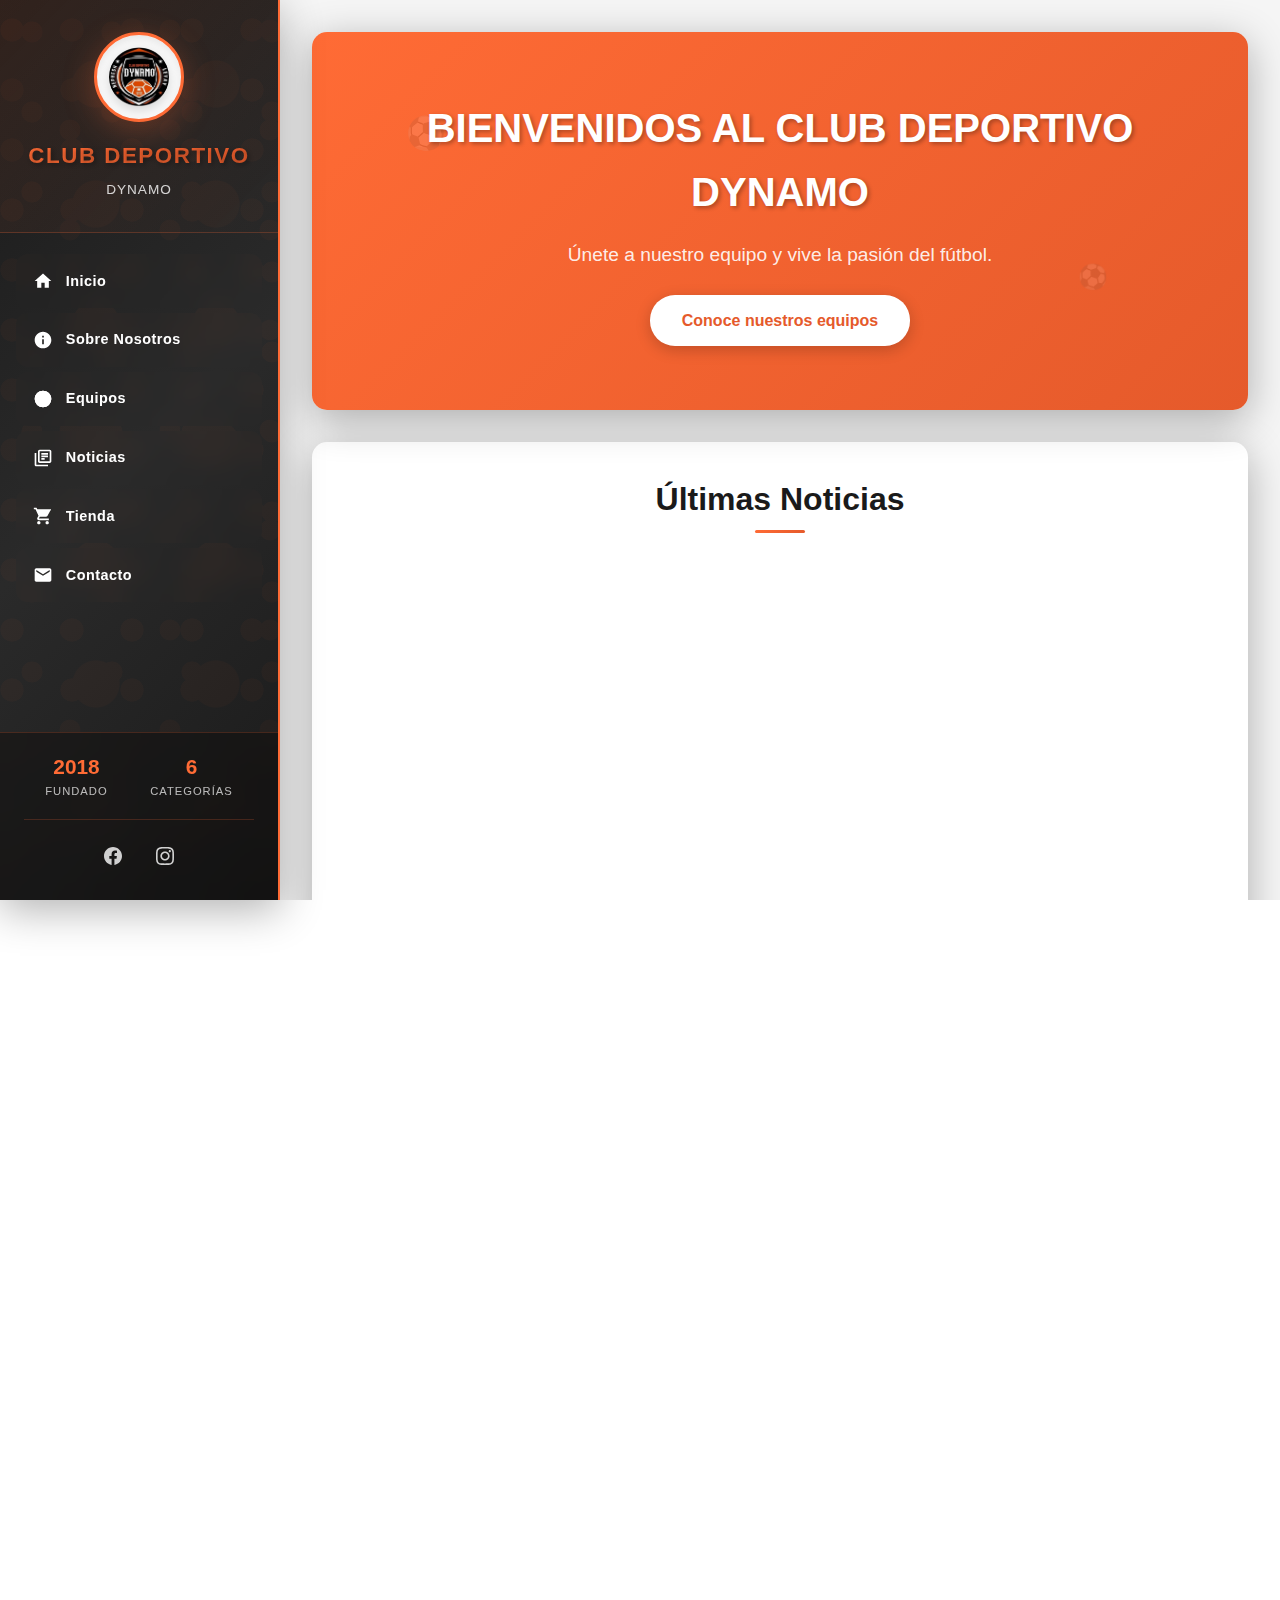
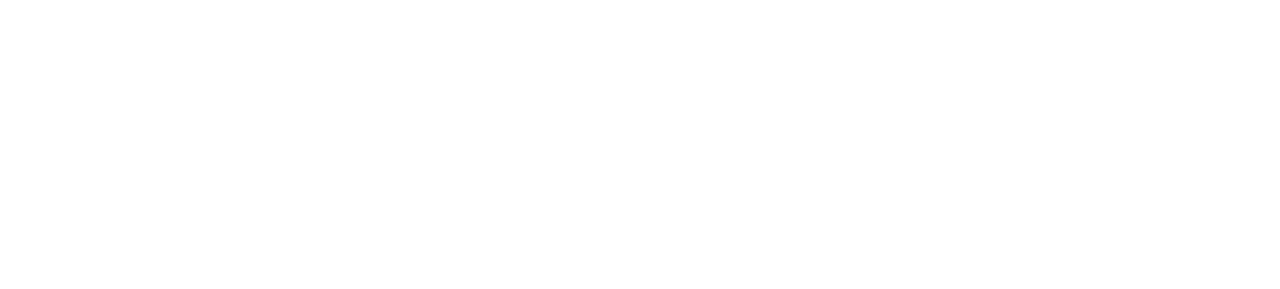
<file: index.html>
<!DOCTYPE html>
<html lang="es">
<head>
  <meta charset="UTF-8">
  <meta name="viewport" content="width=device-width, initial-scale=1.0">
  <title>Club Deportivo Dynamo - Página Oficial</title>
  <meta name="google-site-verification" content="suWYY28UQYxPw7N7YfzhZXY3oWAsVdcgs10aPomwVfU" />
  <meta name="description" content="Página oficial del Club Deportivo Dynamo. Conoce nuestras actividades, equipos y noticias.">
  <meta name="keywords" content="Club Deportivo Dynamo, Dynamo, fútbol, club deportivo">
  <meta name="robots" content="index, follow">
  <link rel="stylesheet" href="./public/css/styles.css">
  <link rel="stylesheet" href="./public/css/home.css">
  <link rel="icon" href="./public/img/logo.webp">
</head>
<body>
  
<!-- Navbar lateral -->
<nav class="sidebar" id="sidebar">
  <!-- Patrón de fútbol de fondo -->
  <div class="sidebar-pattern"></div>
  
  <div class="sidebar-header">
    <div class="logo-container">
      <div class="logo-wrapper">
        <div class="soccer-ball"></div>
        <img src="./public/img/logo.webp" alt="Logo del Club Deportivo Dynamo" class="logo">
      </div>
      <h3 class="club-name">CLUB DEPORTIVO</h3>
      <p class="club-subtitle">Dynamo</p>
    </div>
  </div>
  
  <ul class="nav-links">
    <li><a href="./index.html" class="nav-link">
      <div class="nav-icon">
        <svg viewBox="0 0 24 24" fill="currentColor">
          <path d="M10 20v-6h4v6h5v-8h3L12 3 2 12h3v8z"/>
        </svg>
      </div>
      <span class="nav-text">Inicio</span>
      <div class="nav-glow"></div>
    </a></li>
    <li><a href="./pages/sobre-nosotros.html" class="nav-link">
      <div class="nav-icon">
        <svg viewBox="0 0 24 24" fill="currentColor">
          <path d="M12 2C6.48 2 2 6.48 2 12s4.48 10 10 10 10-4.48 10-10S17.52 2 12 2zm1 15h-2v-6h2v6zm0-8h-2V7h2v2z"/>
        </svg>
      </div>
      <span class="nav-text">Sobre Nosotros</span>
      <div class="nav-glow"></div>
    </a></li>
    <li><a href="./pages/equipos.html" class="nav-link">
      <div class="nav-icon">
        <svg viewBox="0 0 24 24" fill="currentColor">
          <circle cx="12" cy="12" r="10"/>
          <path d="M12 2a10 10 0 0 0 0 20 10 10 0 0 0 0-20zm0 18a8 8 0 1 1 8-8 8 8 0 0 1-8 8z"/>
          <path d="M12 6v6l4 2"/>
        </svg>
      </div>
      <span class="nav-text">Equipos</span>
      <div class="nav-glow"></div>
    </a></li>
    <li><a href="./pages/noticias_general.html" class="nav-link">
      <div class="nav-icon">
        <svg viewBox="0 0 24 24" fill="currentColor">
          <path d="M4 6H2v14c0 1.1.9 2 2 2h14v-2H4V6zm16-4H8c-1.1 0-2 .9-2 2v12c0 1.1.9 2 2 2h12c1.1 0 2-.9 2-2V4c0-1.1-.9-2-2-2zm0 14H8V4h12v12zM10 9h8v2h-8zm0 3h4v2h-4zm0-6h8v2h-8z"/>
        </svg>
      </div>
      <span class="nav-text">Noticias</span>
      <div class="nav-glow"></div>
    </a></li>
    <li><a href="./pages/tienda.html" class="nav-link">
      <div class="nav-icon">
        <svg viewBox="0 0 24 24" fill="currentColor">
          <path d="M7 18c-1.1 0-1.99.9-1.99 2S5.9 22 7 22s2-.9 2-2-.9-2-2-2zM1 2v2h2l3.6 7.59-1.35 2.45c-.16.28-.25.61-.25.96 0 1.1.9 2 2 2h12v-2H7.42c-.14 0-.25-.11-.25-.25l.03-.12.9-1.63h7.45c.75 0 1.41-.41 1.75-1.03l3.58-6.49A1 1 0 0 0 21.55 4H5.21l-.94-2H1zm16 16c-1.1 0-1.99.9-1.99 2s.89 2 1.99 2 2-.9 2-2-.9-2-2-2z"/>
        </svg>
      </div>
      <span class="nav-text">Tienda</span>
      <div class="nav-glow"></div>
    </a></li>
    <li><a href="./pages/contacto.html" class="nav-link">
      <div class="nav-icon">
        <svg viewBox="0 0 24 24" fill="currentColor">
          <path d="M20 4H4c-1.1 0-1.99.9-1.99 2L2 18c0 1.1.9 2 2 2h16c1.1 0 2-.9 2-2V6c0-1.1-.9-2-2-2zm0 4l-8 5-8-5V6l8 5 8-5v2z"/>
        </svg>
      </div>
      <span class="nav-text">Contacto</span>
      <div class="nav-glow"></div>
    </a></li>
  </ul>

  <div class="sidebar-footer">
    <div class="stats-mini">
      <div class="stat-item">
        <span class="stat-number">2018</span>
        <span class="stat-label">Fundado</span>
      </div>
      <div class="stat-item">
        <span class="stat-number">6</span>
        <span class="stat-label">Categorías</span>
      </div>
    </div>
    
    <div class="social-links">
      <a href="https://www.facebook.com/dynamo.decordoba.1" target="_blank" class="social-link facebook">
        <svg viewBox="0 0 24 24" fill="currentColor">
          <path d="M24 12.073c0-6.627-5.373-12-12-12s-12 5.373-12 12c0 5.99 4.388 10.954 10.125 11.854v-8.385H7.078v-3.47h3.047V9.43c0-3.007 1.792-4.669 4.533-4.669 1.312 0 2.686.235 2.686.235v2.953H15.83c-1.491 0-1.956.925-1.956 1.874v2.25h3.328l-.532 3.47h-2.796v8.385C19.612 23.027 24 18.062 24 12.073z"/>
        </svg>
      </a>
      <a href="https://www.instagram.com/club_deportivodynamo/" target="_blank" class="social-link instagram">
        <svg viewBox="0 0 24 24" fill="currentColor">
          <path d="M12 2.163c3.204 0 3.584.012 4.85.07 3.252.148 4.771 1.691 4.919 4.919.058 1.265.069 1.645.069 4.849 0 3.205-.012 3.584-.069 4.849-.149 3.225-1.664 4.771-4.919 4.919-1.266.058-1.644.07-4.85.07-3.204 0-3.584-.012-4.849-.07-3.26-.149-4.771-1.699-4.919-4.92-.058-1.265-.07-1.644-.07-4.849 0-3.204.013-3.583.07-4.849.149-3.227 1.664-4.771 4.919-4.919 1.266-.057 1.645-.069 4.849-.069zm0-2.163c-3.259 0-3.667.014-4.947.072-4.358.2-6.78 2.618-6.98 6.98-.059 1.281-.073 1.689-.073 4.948 0 3.259.014 3.668.072 4.948.2 4.358 2.618 6.78 6.98 6.98 1.281.058 1.689.072 4.948.072 3.259 0 3.668-.014 4.948-.072 4.354-.2 6.782-2.618 6.979-6.98.059-1.28.073-1.689.073-4.948 0-3.259-.014-3.667-.072-4.947-.196-4.354-2.617-6.78-6.979-6.98-1.281-.059-1.69-.073-4.949-.073zm0 5.838c-3.403 0-6.162 2.759-6.162 6.162s2.759 6.163 6.162 6.163 6.162-2.759 6.162-6.163c0-3.403-2.759-6.162-6.162-6.162zm0 10.162c-2.209 0-4-1.79-4-4 0-2.209 1.791-4 4-4s4 1.791 4 4c0 2.21-1.791 4-4 4zm6.406-11.845c-.796 0-1.441.645-1.441 1.44s.645 1.44 1.441 1.44c.795 0 1.439-.645 1.439-1.44s-.644-1.44-1.439-1.44z"/>
        </svg>
      </a>
    </div>
  </div>
</nav>

<!-- Overlay para móvil -->
<div class="overlay" id="overlay"></div>

<!-- Botón hamburguesa -->
<button class="hamburger" id="hamburger">
  <span></span>
  <span></span>
  <span></span>
</button>

<!-- Contenido principal -->
<main class="main-content">
  
  <section class="hero">
    <h1>Bienvenidos al Club Deportivo Dynamo</h1>
    <p>Únete a nuestro equipo y vive la pasión del fútbol.</p>
    <a href="./pages/equipos.html" class="btn">Conoce nuestros equipos</a>
  </section>

  <section class="noticias">
    <h2>Últimas Noticias</h2>
    <div class="noticias-grid" id="noticias-grid">
      <!-- Noticias cargadas dinámicamente con JS -->
    </div>
  </section>

  <section class="carrusel">
    <h2>Categorías del Equipo</h2>
    <div class="carrusel-container">
      <div class="carrusel-track">
        <div class="carrusel-item">
          <img src="./public/img/sub6.webp" alt="Sub-6">
          <p>Sub-6</p>
        </div>
        <div class="carrusel-item">
          <img src="./public/img/sub8.webp" alt="Sub-8">
          <p>Sub-8</p>
        </div>
        <div class="carrusel-item">
          <img src="./public/img/sub12.webp" alt="Sub-12">
          <p>Sub-12</p>
        </div>
        <div class="carrusel-item">
          <img src="./public/img/sub15.webp" alt="Sub-15">
          <p>Sub-15</p>
        </div>
        <div class="carrusel-item">
          <img src="./public/img/sub16.webp" alt="Sub-16">
          <p>Sub-16</p>
        </div>
        <div class="carrusel-item">
          <img src="./public/img/arqueros.webp" alt="Arqueros">
          <p>Arqueros</p>
        </div>
      </div>
    </div>
  </section>

  <section class="galeria">
    <h2>Galería</h2>
    <div class="galeria-grid" id="galeria-grid">
      <img src="./public/img/galeria/1.webp" alt="Galería 1">
      <img src="./public/img/galeria/2.webp" alt="Galería 2">
      <img src="./public/img/galeria/3.webp" alt="Galería 3">
      <img src="./public/img/galeria/4.webp" alt="Galería 4" style="display: none;">
      <img src="./public/img/galeria/5.webp" alt="Galería 5" style="display: none;">
      <img src="./public/img/galeria/6.webp" alt="Galería 6" style="display: none;">
    </div>
    <button class="galeria-btn" id="galeria-btn">Ver más</button>
  </section>

</main>

<script src="./public/js/main.js"></script>
<script src="./public/js/home.js"></script>
<script src="./data/noticias.js"></script>
</body>
</html>
</file>
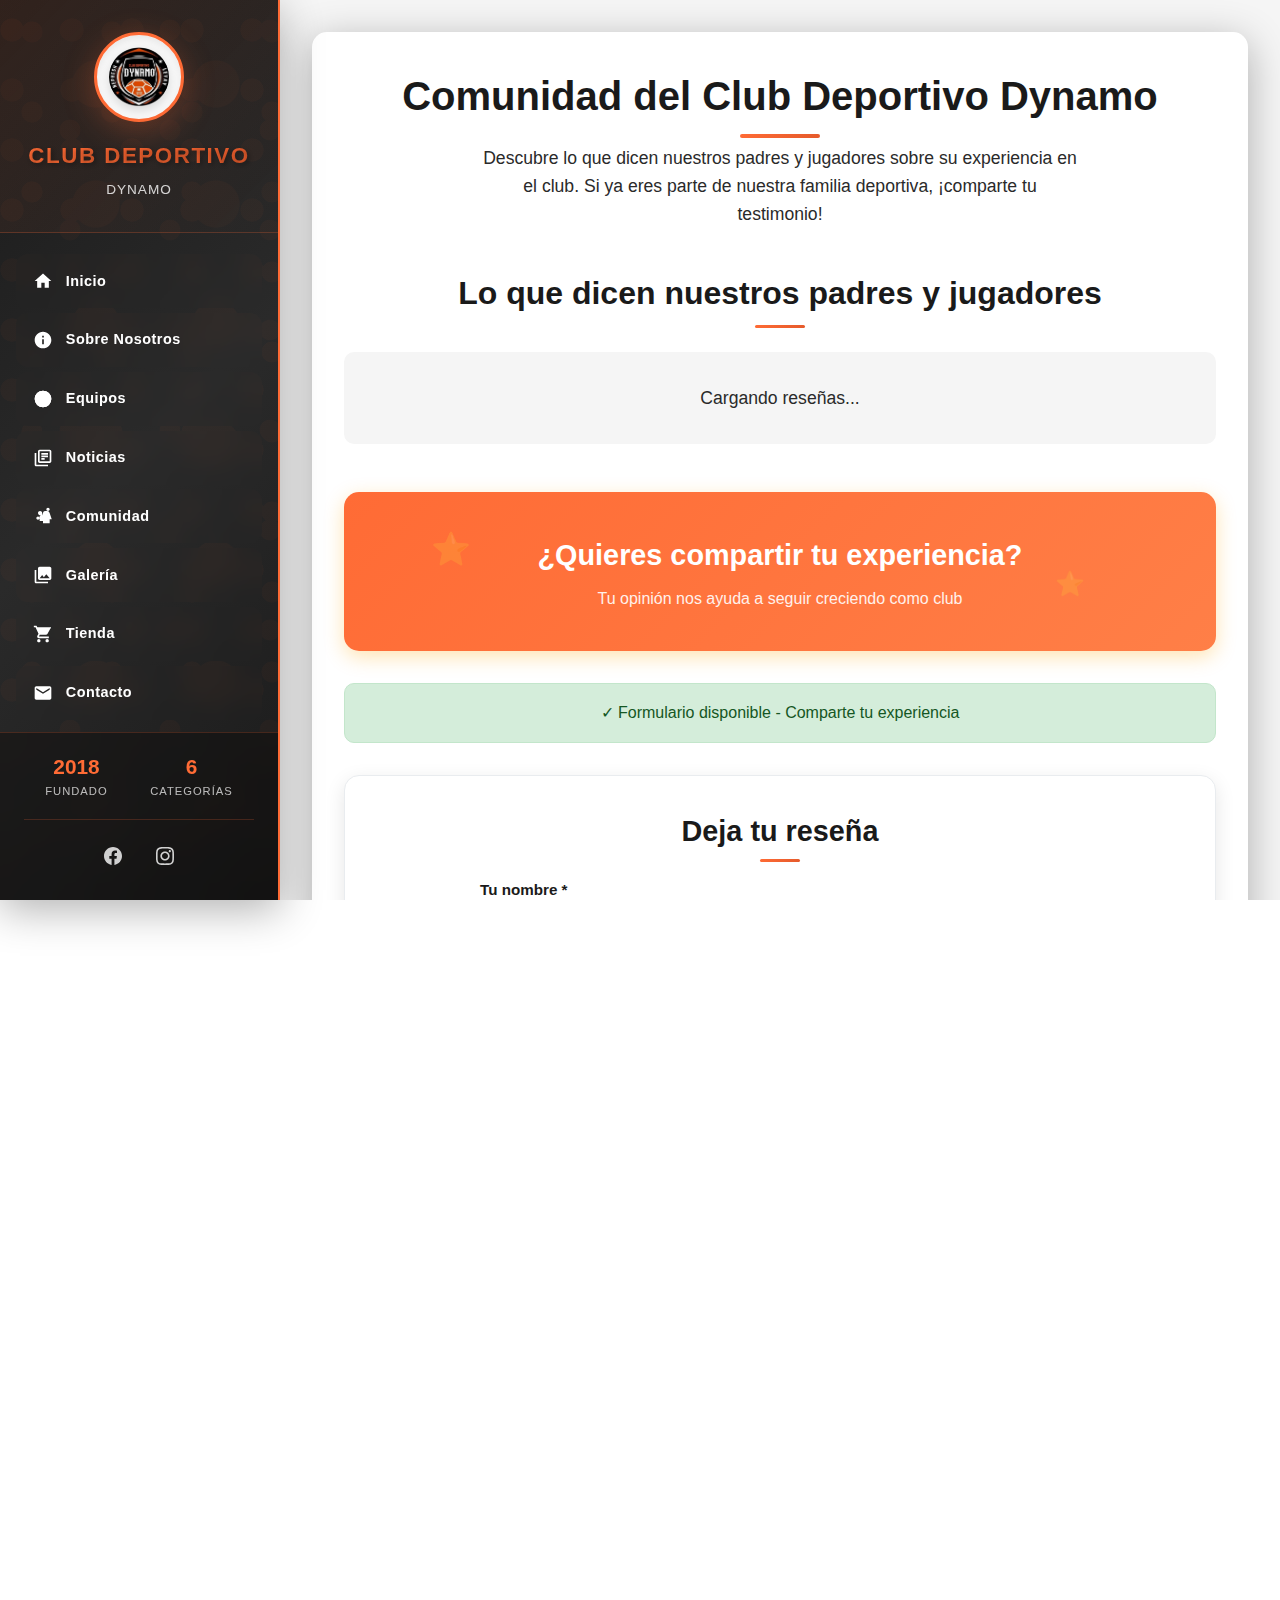
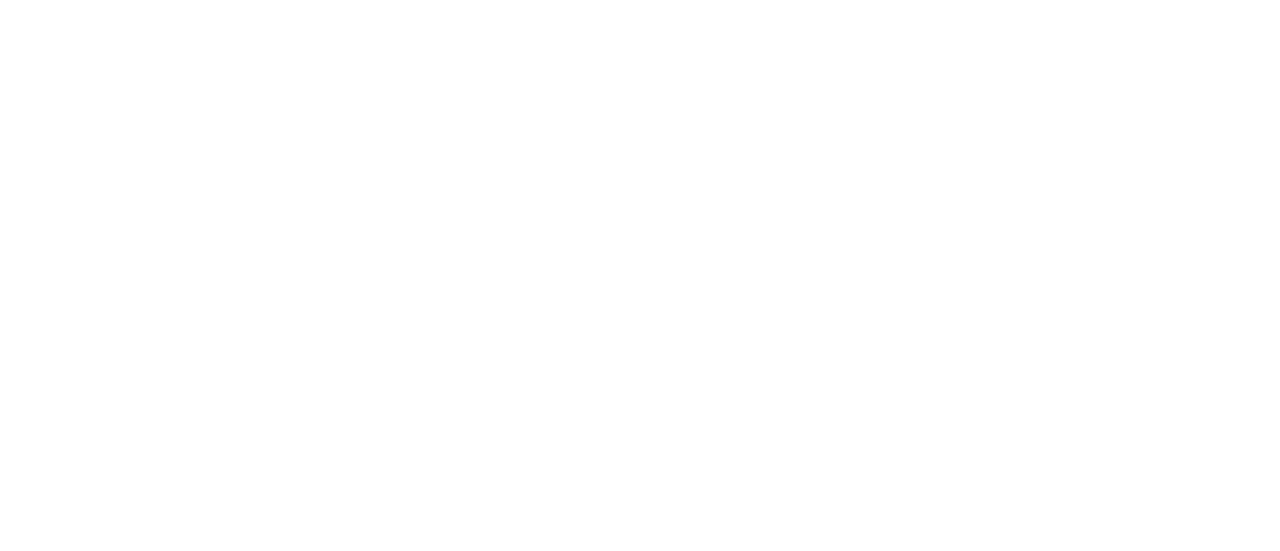
<file: pages/comunidad.html>
<!DOCTYPE html>
<html lang="es">
<head>
  <meta charset="UTF-8">
  <meta name="viewport" content="width=device-width, initial-scale=1.0">
  <title>Comunidad y Reseñas - Club Deportivo Dynamo</title>
  <meta name="description" content="Descubre las experiencias de padres y jugadores en el Club Deportivo Dynamo. Lee reseñas, comparte tu testimonio y únete a nuestra comunidad en Cali, Valle del Cauca.">
  <meta name="keywords" content="Club Deportivo Dynamo comunidad, reseñas fútbol Cali, testimonios padres fútbol, experiencias jugadores, academia fútbol Valle del Cauca">
  <meta name="robots" content="index, follow">
  <meta name="author" content="Club Deportivo Dynamo">
  <meta name="geo.region" content="CO-VC">
  <meta name="geo.placename" content="Cali, Valle del Cauca">
  
  <!-- Open Graph / Facebook -->
  <meta property="og:type" content="website">
  <meta property="og:title" content="Comunidad y Reseñas - Club Deportivo Dynamo">
  <meta property="og:description" content="Lee y comparte testimonios de padres y jugadores sobre su experiencia en el Club Deportivo Dynamo.">
  <meta property="og:image" content="/img/comunidad-dynamo.webp">
  
  <!-- Twitter -->
  <meta property="twitter:card" content="summary_large_image">
  <meta property="twitter:title" content="Comunidad y Reseñas - Club Deportivo Dynamo">
  <meta property="twitter:description" content="Lee y comparte testimonios de padres y jugadores sobre su experiencia en el Club Deportivo Dynamo.">
  <meta property="twitter:image" content="/img/comunidad-dynamo.webp">

  <link rel="stylesheet" href="../public/css/styles.css">
  <link rel="stylesheet" href="../public/css/comunidad.css">
  <link rel="icon" href="../public/img/logo.webp">
</head>
<body>
  
<!-- Navbar lateral -->
<nav class="sidebar" id="sidebar">
  <!-- Patrón de fútbol de fondo -->
  <div class="sidebar-pattern"></div>
  
  <div class="sidebar-header">
    <div class="logo-container">
      <div class="logo-wrapper">
        <div class="soccer-ball"></div>
        <img src="../public/img/logo.webp" alt="Logo del Club Deportivo Dynamo" class="logo">
      </div>
      <h3 class="club-name">CLUB DEPORTIVO</h3>
      <p class="club-subtitle">Dynamo</p>
    </div>
  </div>
  
  <ul class="nav-links">
    <li><a href="../index.html" class="nav-link">
      <div class="nav-icon">
        <svg viewBox="0 0 24 24" fill="currentColor">
          <path d="M10 20v-6h4v6h5v-8h3L12 3 2 12h3v8z"/>
        </svg>
      </div>
      <span class="nav-text">Inicio</span>
      <div class="nav-glow"></div>
    </a></li>
    <li><a href="../pages/sobre-nosotros.html" class="nav-link">
      <div class="nav-icon">
        <svg viewBox="0 0 24 24" fill="currentColor">
          <path d="M12 2C6.48 2 2 6.48 2 12s4.48 10 10 10 10-4.48 10-10S17.52 2 12 2zm1 15h-2v-6h2v6zm0-8h-2V7h2v2z"/>
        </svg>
      </div>
      <span class="nav-text">Sobre Nosotros</span>
      <div class="nav-glow"></div>
    </a></li>
    <li><a href="../pages/equipos.html" class="nav-link">
      <div class="nav-icon">
        <svg viewBox="0 0 24 24" fill="currentColor">
          <circle cx="12" cy="12" r="10"/>
          <path d="M12 2a10 10 0 0 0 0 20 10 10 0 0 0 0-20zm0 18a8 8 0 1 1 8-8 8 8 0 0 1-8 8z"/>
          <path d="M12 6v6l4 2"/>
        </svg>
      </div>
      <span class="nav-text">Equipos</span>
      <div class="nav-glow"></div>
    </a></li>
    <li><a href="../pages/noticias_general.html" class="nav-link">
      <div class="nav-icon">
        <svg viewBox="0 0 24 24" fill="currentColor">
          <path d="M4 6H2v14c0 1.1.9 2 2 2h14v-2H4V6zm16-4H8c-1.1 0-2 .9-2 2v12c0 1.1.9 2 2 2h12c1.1 0 2-.9 2-2V4c0-1.1-.9-2-2-2zm0 14H8V4h12v12zM10 9h8v2h-8zm0 3h4v2h-4zm0-6h8v2h-8z"/>
        </svg>
      </div>
      <span class="nav-text">Noticias</span>
      <div class="nav-glow"></div>
    </a></li>
    <li><a href="../pages/comunidad.html" class="nav-link active">
      <div class="nav-icon">
        <svg viewBox="0 0 24 24" fill="currentColor">
          <path d="M16 4c0-1.11.89-2 2-2s2 .89 2 2-.89 2-2 2-2-.89-2-2zm4 18v-6h2.5l-2.54-7.63A2.996 2.996 0 0 0 17.15 6H14.5c-.8 0-1.54.37-2.01.99l-2.54 7.63H12v6h8zM6 12.5c1.11 0 2 .89 2 2s-.89 2-2 2-2-.89-2-2 .89-2 2-2zM12.5 11H11V8.5C11 7.12 9.88 6 8.5 6S6 7.12 6 8.5c0 .8.37 1.54.99 2.01L9.5 12H8v6h4.5v-6.5z"/>
        </svg>
      </div>
      <span class="nav-text">Comunidad</span>
      <div class="nav-glow"></div>
    </a></li>
    <!-- Nueva sección de Galería -->
    <li><a href="../pages/galeria.html" class="nav-link">
      <div class="nav-icon">
        <svg viewBox="0 0 24 24" fill="currentColor">
          <path d="M22 16V4c0-1.1-.9-2-2-2H8c-1.1 0-2 .9-2 2v12c0 1.1.9 2 2 2h12c1.1 0 2-.9 2-2zm-11-4l2.03 2.71L16 11l4 5H8l3-4zM2 6v14c0 1.1.9 2 2 2h14v-2H4V6H2z"/>
        </svg>
      </div>
      <span class="nav-text">Galería</span>
      <div class="nav-glow"></div>
    </a></li>
    <li><a href="../pages/tienda.html" class="nav-link">
      <div class="nav-icon">
        <svg viewBox="0 0 24 24" fill="currentColor">
          <path d="M7 18c-1.1 0-1.99.9-1.99 2S5.9 22 7 22s2-.9 2-2-.9-2-2-2zM1 2v2h2l3.6 7.59-1.35 2.45c-.16.28-.25.61-.25.96 0 1.1.9 2 2 2h12v-2H7.42c-.14 0-.25-.11-.25-.25l.03-.12.9-1.63h7.45c.75 0 1.41-.41 1.75-1.03l3.58-6.49A1 1 0 0 0 21.55 4H5.21l-.94-2H1zm16 16c-1.1 0-1.99.9-1.99 2s.89 2 1.99 2 2-.9 2-2-.9-2-2-2z"/>
        </svg>
      </div>
      <span class="nav-text">Tienda</span>
      <div class="nav-glow"></div>
    </a></li>
    <li><a href="../pages/contacto.html" class="nav-link">
      <div class="nav-icon">
        <svg viewBox="0 0 24 24" fill="currentColor">
          <path d="M20 4H4c-1.1 0-1.99.9-1.99 2L2 18c0 1.1.9 2 2 2h16c1.1 0 2-.9 2-2V6c0-1.1-.9-2-2-2zm0 4l-8 5-8-5V6l8 5 8-5v2z"/>
        </svg>
      </div>
      <span class="nav-text">Contacto</span>
      <div class="nav-glow"></div>
    </a></li>
  </ul>

  <div class="sidebar-footer">
    <div class="stats-mini">
      <div class="stat-item">
        <span class="stat-number">2018</span>
        <span class="stat-label">Fundado</span>
      </div>
      <div class="stat-item">
        <span class="stat-number">6</span>
        <span class="stat-label">Categorías</span>
      </div>
    </div>
    
    <div class="social-links">
      <a href="https://www.facebook.com/dynamo.decordoba.1" target="_blank" class="social-link facebook">
        <svg viewBox="0 0 24 24" fill="currentColor">
          <path d="M24 12.073c0-6.627-5.373-12-12-12s-12 5.373-12 12c0 5.99 4.388 10.954 10.125 11.854v-8.385H7.078v-3.47h3.047V9.43c0-3.007 1.792-4.669 4.533-4.669 1.312 0 2.686.235 2.686.235v2.953H15.83c-1.491 0-1.956.925-1.956 1.874v2.25h3.328l-.532 3.47h-2.796v8.385C19.612 23.027 24 18.062 24 12.073z"/>
        </svg>
      </a>
      <a href="https://www.instagram.com/club_deportivodynamo/" target="_blank" class="social-link instagram">
        <svg viewBox="0 0 24 24" fill="currentColor">
          <path d="M12 2.163c3.204 0 3.584.012 4.85.07 3.252.148 4.771 1.691 4.919 4.919.058 1.265.069 1.645.069 4.849 0 3.205-.012 3.584-.069 4.849-.149 3.225-1.664 4.771-4.919 4.919-1.266.058-1.644.07-4.85.07-3.204 0-3.584-.012-4.849-.07-3.26-.149-4.771-1.699-4.919-4.92-.058-1.265-.07-1.644-.07-4.849 0-3.204.013-3.583.07-4.849.149-3.227 1.664-4.771 4.919-4.919 1.266-.057 1.645-.069 4.849-.069zm0-2.163c-3.259 0-3.667.014-4.947.072-4.358.2-6.78 2.618-6.98 6.98-.059 1.281-.073 1.689-.073 4.948 0 3.259.014 3.668.072 4.948.2 4.358 2.618 6.78 6.98 6.98 1.281.058 1.689.072 4.948.072 3.259 0 3.668-.014 4.948-.072 4.354-.2 6.782-2.618 6.979-6.98.059-1.28.073-1.689.073-4.948 0-3.259-.014-3.667-.072-4.947-.196-4.354-2.617-6.78-6.979-6.98-1.281-.059-1.69-.073-4.949-.073zm0 5.838c-3.403 0-6.162 2.759-6.162 6.162s2.759 6.163 6.162 6.163 6.162-2.759 6.162-6.163c0-3.403-2.759-6.162-6.162-6.162zm0 10.162c-2.209 0-4-1.79-4-4 0-2.209 1.791-4 4-4s4 1.791 4 4c0 2.21-1.791 4-4 4zm6.406-11.845c-.796 0-1.441.645-1.441 1.44s.645 1.44 1.441 1.44c.795 0 1.439-.645 1.439-1.44s-.644-1.44-1.439-1.44z"/>
        </svg>
      </a>
    </div>
  </div>
</nav>

<!-- Overlay para móvil -->
<div class="overlay" id="overlay"></div>

<!-- Botón hamburguesa -->
<button class="hamburger" id="hamburger">
  <span></span>
  <span></span>
  <span></span>
</button>

<!-- Contenido principal -->
<main class="main-content">
  <!-- Sección de bienvenida y presentación -->
  <section class="comunidad">
    <h1>Comunidad del Club Deportivo Dynamo</h1>
    <p class="intro">Descubre lo que dicen nuestros padres y jugadores sobre su experiencia en el club. Si ya eres parte de nuestra familia deportiva, ¡comparte tu testimonio!</p>

    <!-- Sección de reseñas PRIMERO -->
    <div class="reseñas">
      <h2>Lo que dicen nuestros padres y jugadores</h2>
      <div class="reseñas-contenedor" id="reseñas-contenedor">
        <!-- Las reseñas se cargarán dinámicamente aquí -->
        <p class="cargando" id="cargando">Cargando reseñas...</p>
      </div>
      
      <!-- Controles de paginación -->
      <div class="paginacion-controles" id="paginacion-controles" style="display: none;">
        <button class="btn-paginacion" id="btn-anterior" onclick="cambiarPagina(-1)">
          ← Anterior
        </button>
        <span class="info-pagina" id="info-pagina">
          Página 1 de 1
        </span>
        <button class="btn-paginacion" id="btn-siguiente" onclick="cambiarPagina(1)">
          Siguiente →
        </button>
      </div>
    </div>

    <!-- Separador visual -->
    <div class="separador-seccion">
      <h2>¿Quieres compartir tu experiencia?</h2>
      <p>Tu opinión nos ayuda a seguir creciendo como club</p>
    </div>

    <!-- Verificación de sesión -->
    <div id="sesion-check" class="sesion-info">
      <p id="sesion-mensaje">Verificando disponibilidad del formulario...</p>
    </div>

    <!-- Mensaje de reseña ya enviada -->
    <div id="mensaje-ya-enviada" class="mensaje-resultado enviada" style="display: none;">
      <div class="icono-info">ℹ️</div>
      <h3>¡Reseña enviada con éxito!</h3>
      <p>Gracias por compartir tu experiencia. Tu reseña será revisada y publicada pronto en esta misma página.</p>
      <p class="tiempo-restante">Podrás enviar otra reseña en <span id="dias-restantes"></span> días.</p>
    </div>

    <!-- Contenedor del formulario personalizado -->
    <div class="formulario-reseñas" id="formulario-contenedor" style="display: none;">
      <h3>Deja tu reseña</h3>
      
      <!-- Formulario personalizado -->
      <form id="resena-form" class="form-personalizado">
        <div class="form-group">
          <label for="nombre">Tu nombre *</label>
          <input type="text" id="nombre" name="nombre" required placeholder="¿Cómo te llamas?">
          <small class="form-help">Solo necesitamos tu nombre de pila</small>
        </div>

        <div class="form-group">
          <label for="tipo">Eres *</label>
          <select id="tipo" name="tipo" required>
            <option value="">Selecciona una opción</option>
            <option value="Padre/Madre">Padre/Madre</option>
            <option value="Jugador">Jugador</option>
            <option value="Familiar">Familiar</option>
            <option value="Otro">Otro</option>
          </select>
        </div>

        <div class="form-group">
          <label for="calificacion">¿Cómo calificarías tu experiencia? *</label>
          <div class="estrellas-rating" id="estrellas-rating">
            <span class="estrella" data-rating="1">★</span>
            <span class="estrella" data-rating="2">★</span>
            <span class="estrella" data-rating="3">★</span>
            <span class="estrella" data-rating="4">★</span>
            <span class="estrella" data-rating="5">★</span>
          </div>
          <input type="hidden" id="calificacion" name="calificacion" required>
          <small class="form-help">Haz clic en las estrellas para calificar</small>
        </div>

        <div class="form-group">
          <label for="titulo">Título de tu reseña *</label>
          <input type="text" id="titulo" name="titulo" required placeholder="Ej: Excelente experiencia para mi hijo">
          <small class="form-help">Un resumen corto de tu experiencia</small>
        </div>

        <div class="form-group">
          <label for="comentario">Cuéntanos tu experiencia *</label>
          <textarea id="comentario" name="comentario" required placeholder="Háblanos sobre los entrenadores, el ambiente, las instalaciones, el progreso deportivo..." rows="5"></textarea>
          <small class="form-help">Comparte los detalles más importantes de tu experiencia</small>
        </div>

        <div class="form-group">
          <label for="recomendacion">¿Recomendarías el club? *</label>
          <div class="radio-group">
            <label class="radio-option">
              <input type="radio" name="recomendacion" value="Sí, definitivamente" required>
              <span class="radio-custom"></span>
              Sí, definitivamente
            </label>
            <label class="radio-option">
              <input type="radio" name="recomendacion" value="Tal vez" required>
              <span class="radio-custom"></span>
              Tal vez
            </label>
            <label class="radio-option">
              <input type="radio" name="recomendacion" value="No lo recomendaría" required>
              <span class="radio-custom"></span>
              No lo recomendaría
            </label>
          </div>
        </div>

        <div class="form-disclaimer">
          <p><small>📝 Tu reseña será revisada antes de publicarse para mantener un ambiente respetuoso.</small></p>
        </div>
        <div class="form-note">
          <p><small>Una vez completado aquí será reenviado para el formulario de Google para terminar el proceso y enviar de forma satisfactoria tu comentario.</small></p>
          <br>
        </div>

        <button type="submit" class="btn-enviar" id="btn-enviar">
          <span class="btn-texto">Enviar Reseña</span>
          <span class="btn-loading" style="display: none;">Enviando...</span>
        </button>
      </form>

      <!-- Mensaje de éxito -->
      <div id="mensaje-exito" class="mensaje-resultado" style="display: none;">
        <div class="icono-exito">✓</div>
        <h3>¡Reseña enviada con éxito!</h3>
        <p>Gracias por compartir tu experiencia. Tu reseña será revisada y publicada pronto en esta misma página.</p>
        <p class="tiempo-cookie">Podrás enviar otra reseña en 30 días.</p>
      </div>

      <!-- Mensaje de error -->
      <div id="mensaje-error" class="mensaje-resultado error" style="display: none;">
        <div class="icono-error">✗</div>
        <h3>Error al enviar la reseña</h3>
        <p id="texto-error">Hubo un problema al enviar tu reseña. Por favor, inténtalo nuevamente.</p>
        <button class="btn-reintentar" onclick="mostrarFormulario()">Intentar nuevamente</button>
      </div>
    </div>
  </section>
</main>

<script src="../public/js/main.js"></script>
<script src="../public/js/comunidad.js"></script>
<script src="../data/reseñas.js"></script>

</body>
</html>
</file>
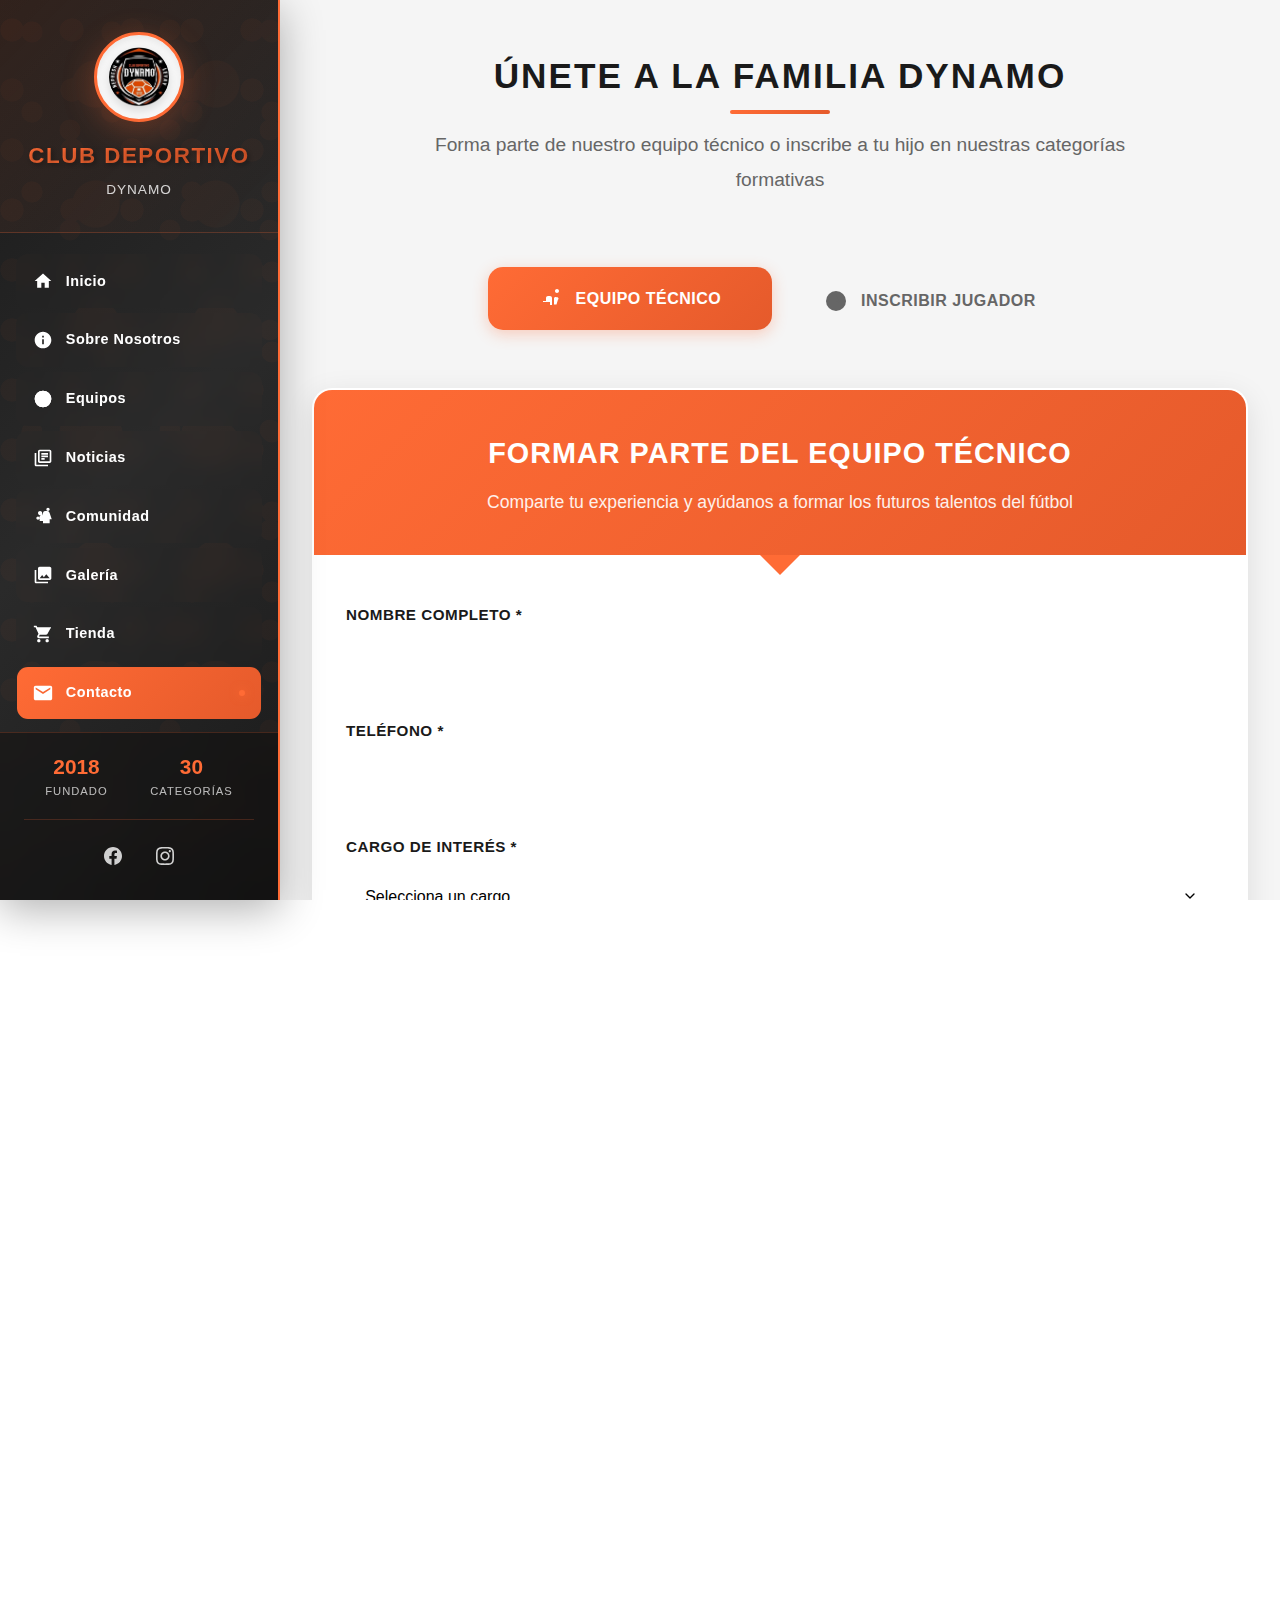
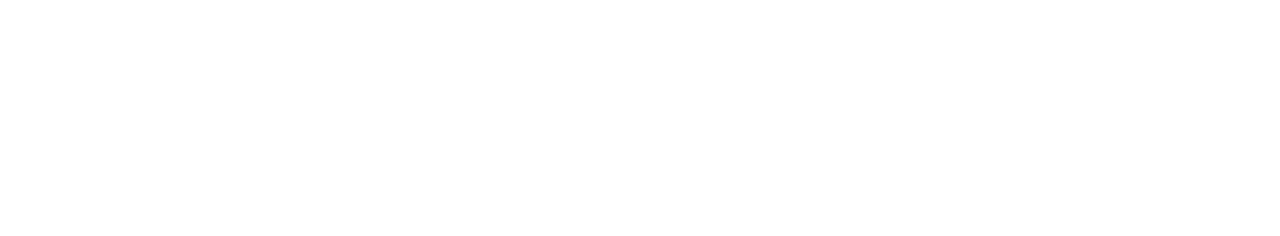
<file: pages/contacto.html>
<!DOCTYPE html>
<html lang="es">
<head>
  <meta charset="UTF-8">
  <meta name="viewport" content="width=device-width, initial-scale=1.0">
  <title>Contacto - Club Deportivo Dynamo | Únete a Nuestro Equipo</title>
  <meta name="description" content="Únete al Club Deportivo Dynamo. Forma parte de nuestro equipo técnico como entrenador, preparador físico o fisioterapeuta, o inscribe a tu hijo en nuestras categorías formativas de fútbol en Cali, Valle del Cauca.">
  <meta name="keywords" content="Club Deportivo Dynamo contacto, inscripciones fútbol Cali, equipo técnico fútbol, entrenador fútbol Valle del Cauca, preparador físico, fisioterapeuta deportivo, academia fútbol">
  <meta name="robots" content="index, follow">
  <meta name="author" content="Club Deportivo Dynamo">
  <meta name="geo.region" content="CO-VC">
  <meta name="geo.placename" content="Cali, Valle del Cauca">
  
  <!-- Open Graph / Facebook -->
  <meta property="og:type" content="website">
  <meta property="og:title" content="Contacto - Club Deportivo Dynamo">
  <meta property="og:description" content="Únete a nuestra familia Dynamo. Forma parte del equipo técnico o inscribe a tu hijo en nuestras categorías formativas">
  <meta property="og:image" content="/img/contacto-dynamo.webp">
  
  <!-- Twitter -->
  <meta property="twitter:card" content="summary_large_image">
  <meta property="twitter:title" content="Contacto - Club Deportivo Dynamo">
  <meta property="twitter:description" content="Únete a nuestra familia Dynamo. Forma parte del equipo técnico o inscribe a tu hijo en nuestras categorías formativas">
  <meta property="twitter:image" content="/img/contacto-dynamo.webp">
  

  <link rel="stylesheet" href="../public/css/styles.css">
  <link rel="stylesheet" href="../public/css/contacto.css">
  <link rel="icon" href="../public/img/logo.webp">
</head>
<body>
  
<!-- Navbar lateral -->
<nav class="sidebar" id="sidebar">
  <!-- Patrón de fútbol de fondo -->
  <div class="sidebar-pattern"></div>
  
  <div class="sidebar-header">
    <div class="logo-container">
      <div class="logo-wrapper">
        <div class="soccer-ball"></div>
        <img src="../public/img/logo.webp" alt="Logo del Club Deportivo Dynamo" class="logo">
      </div>
      <h3 class="club-name">CLUB DEPORTIVO</h3>
      <p class="club-subtitle">Dynamo</p>
    </div>
  </div>
  
  <ul class="nav-links">
    <li><a href="../index.html" class="nav-link">
      <div class="nav-icon">
        <svg viewBox="0 0 24 24" fill="currentColor">
          <path d="M10 20v-6h4v6h5v-8h3L12 3 2 12h3v8z"/>
        </svg>
      </div>
      <span class="nav-text">Inicio</span>
      <div class="nav-glow"></div>
    </a></li>
    <li><a href="../pages/sobre-nosotros.html" class="nav-link">
      <div class="nav-icon">
        <svg viewBox="0 0 24 24" fill="currentColor">
          <path d="M12 2C6.48 2 2 6.48 2 12s4.48 10 10 10 10-4.48 10-10S17.52 2 12 2zm1 15h-2v-6h2v6zm0-8h-2V7h2v2z"/>
        </svg>
      </div>
      <span class="nav-text">Sobre Nosotros</span>
      <div class="nav-glow"></div>
    </a></li>
    <li><a href="../pages/equipos.html" class="nav-link">
      <div class="nav-icon">
        <svg viewBox="0 0 24 24" fill="currentColor">
          <circle cx="12" cy="12" r="10"/>
          <path d="M12 2a10 10 0 0 0 0 20 10 10 0 0 0 0-20zm0 18a8 8 0 1 1 8-8 8 8 0 0 1-8 8z"/>
          <path d="M12 6v6l4 2"/>
        </svg>
      </div>
      <span class="nav-text">Equipos</span>
      <div class="nav-glow"></div>
    </a></li>
    <li><a href="../pages/noticias_general.html" class="nav-link">
      <div class="nav-icon">
        <svg viewBox="0 0 24 24" fill="currentColor">
          <path d="M4 6H2v14c0 1.1.9 2 2 2h14v-2H4V6zm16-4H8c-1.1 0-2 .9-2 2v12c0 1.1.9 2 2 2h12c1.1 0 2-.9 2-2V4c0-1.1-.9-2-2-2zm0 14H8V4h12v12zM10 9h8v2h-8zm0 3h4v2h-4zm0-6h8v2h-8z"/>
        </svg>
      </div>
      <span class="nav-text">Noticias</span>
      <div class="nav-glow"></div>
    </a></li>
    <li><a href="../pages/comunidad.html" class="nav-link">
      <div class="nav-icon">
        <svg viewBox="0 0 24 24" fill="currentColor">
          <path d="M16 4c0-1.11.89-2 2-2s2 .89 2 2-.89 2-2 2-2-.89-2-2zm4 18v-6h2.5l-2.54-7.63A2.996 2.996 0 0 0 17.15 6H14.5c-.8 0-1.54.37-2.01.99l-2.54 7.63H12v6h8zM6 12.5c1.11 0 2 .89 2 2s-.89 2-2 2-2-.89-2-2 .89-2 2-2zM12.5 11H11V8.5C11 7.12 9.88 6 8.5 6S6 7.12 6 8.5c0 .8.37 1.54.99 2.01L9.5 12H8v6h4.5v-6.5z"/>
        </svg>
      </div>
      <span class="nav-text">Comunidad</span>
      <div class="nav-glow"></div>
    </a></li>

        <!-- Nueva sección de Galería -->
    <li><a href="../pages/galeria.html" class="nav-link">
      <div class="nav-icon">
        <svg viewBox="0 0 24 24" fill="currentColor">
          <path d="M22 16V4c0-1.1-.9-2-2-2H8c-1.1 0-2 .9-2 2v12c0 1.1.9 2 2 2h12c1.1 0 2-.9 2-2zm-11-4l2.03 2.71L16 11l4 5H8l3-4zM2 6v14c0 1.1.9 2 2 2h14v-2H4V6H2z"/>
        </svg>
      </div>
      <span class="nav-text">Galería</span>
      <div class="nav-glow"></div>
    </a></li>




    <li><a href="../pages/tienda.html" class="nav-link">
      <div class="nav-icon">
        <svg viewBox="0 0 24 24" fill="currentColor">
          <path d="M7 18c-1.1 0-1.99.9-1.99 2S5.9 22 7 22s2-.9 2-2-.9-2-2-2zM1 2v2h2l3.6 7.59-1.35 2.45c-.16.28-.25.61-.25.96 0 1.1.9 2 2 2h12v-2H7.42c-.14 0-.25-.11-.25-.25l.03-.12.9-1.63h7.45c.75 0 1.41-.41 1.75-1.03l3.58-6.49A1 1 0 0 0 21.55 4H5.21l-.94-2H1zm16 16c-1.1 0-1.99.9-1.99 2s.89 2 1.99 2 2-.9 2-2-.9-2-2-2z"/>
        </svg>
      </div>
      <span class="nav-text">Tienda</span>
      <div class="nav-glow"></div>
    </a></li>
    <li><a href="../pages/contacto.html" class="nav-link">
      <div class="nav-icon">
        <svg viewBox="0 0 24 24" fill="currentColor">
          <path d="M20 4H4c-1.1 0-1.99.9-1.99 2L2 18c0 1.1.9 2 2 2h16c1.1 0 2-.9 2-2V6c0-1.1-.9-2-2-2zm0 4l-8 5-8-5V6l8 5 8-5v2z"/>
        </svg>
      </div>
      <span class="nav-text">Contacto</span>
      <div class="nav-glow"></div>
    </a></li>
  </ul>

  <div class="sidebar-footer">
    <div class="stats-mini">
      <div class="stat-item">
        <span class="stat-number">2018</span>
        <span class="stat-label">Fundado</span>
      </div>
      <div class="stat-item">
        <span class="stat-number">30</span>
        <span class="stat-label">Categorías</span>
      </div>
    </div>
    
    <div class="social-links">
      <a href="https://www.facebook.com/dynamo.decordoba.1" target="_blank" class="social-link facebook">
        <svg viewBox="0 0 24 24" fill="currentColor">
          <path d="M24 12.073c0-6.627-5.373-12-12-12s-12 5.373-12 12c0 5.99 4.388 10.954 10.125 11.854v-8.385H7.078v-3.47h3.047V9.43c0-3.007 1.792-4.669 4.533-4.669 1.312 0 2.686.235 2.686.235v2.953H15.83c-1.491 0-1.956.925-1.956 1.874v2.25h3.328l-.532 3.47h-2.796v8.385C19.612 23.027 24 18.062 24 12.073z"/>
        </svg>
      </a>
      <a href="https://www.instagram.com/club_deportivodynamo/" target="_blank" class="social-link instagram">
        <svg viewBox="0 0 24 24" fill="currentColor">
          <path d="M12 2.163c3.204 0 3.584.012 4.85.07 3.252.148 4.771 1.691 4.919 4.919.058 1.265.069 1.645.069 4.849 0 3.205-.012 3.584-.069 4.849-.149 3.225-1.664 4.771-4.919 4.919-1.266.058-1.644.07-4.85.07-3.204 0-3.584-.012-4.849-.07-3.26-.149-4.771-1.699-4.919-4.92-.058-1.265-.07-1.644-.07-4.849 0-3.204.013-3.583.07-4.849.149-3.227 1.664-4.771 4.919-4.919 1.266-.057 1.645-.069 4.849-.069zm0-2.163c-3.259 0-3.667.014-4.947.072-4.358.2-6.78 2.618-6.98 6.98-.059 1.281-.073 1.689-.073 4.948 0 3.259.014 3.668.072 4.948.2 4.358 2.618 6.78 6.98 6.98 1.281.058 1.689.072 4.948.072 3.259 0 3.668-.014 4.948-.072 4.354-.2 6.782-2.618 6.979-6.98.059-1.28.073-1.689.073-4.948 0-3.259-.014-3.667-.072-4.947-.196-4.354-2.617-6.78-6.979-6.98-1.281-.059-1.69-.073-4.949-.073zm0 5.838c-3.403 0-6.162 2.759-6.162 6.162s2.759 6.163 6.162 6.163 6.162-2.759 6.162-6.163c0-3.403-2.759-6.162-6.162-6.162zm0 10.162c-2.209 0-4-1.79-4-4 0-2.209 1.791-4 4-4s4 1.791 4 4c0 2.21-1.791 4-4 4zm6.406-11.845c-.796 0-1.441.645-1.441 1.44s.645 1.44 1.441 1.44c.795 0 1.439-.645 1.439-1.44s-.644-1.44-1.439-1.44z"/>
        </svg>
      </a>
    </div>
  </div>
</nav>

<!-- Overlay para móvil -->
<div class="overlay" id="overlay"></div>

<!-- Botón hamburguesa -->
<button class="hamburger" id="hamburger">
  <span></span>
  <span></span>
  <span></span>
</button>

<!-- Contenido principal -->
<main class="main-content">
  <div class="contact-container">
    
    <!-- Header de la página -->
    <header class="contact-header">
      <h1>Únete a la Familia Dynamo</h1>
      <p>Forma parte de nuestro equipo técnico o inscribe a tu hijo en nuestras categorías formativas</p>
    </header>

    <!-- Selector de tipo de formulario -->
    <div class="form-selector">
      <button class="selector-btn active" data-form="equipo-tecnico">
        <div class="selector-icon">
          <svg viewBox="0 0 24 24" fill="currentColor">
            <path d="M16 4c0-1.11.89-2 2-2s2 .89 2 2-.89 2-2 2-2-.89-2-2zM4 18v-4h3v-3c0-1.1.9-2 2-2h2c1.1 0 2 .9 2 2v7h-2v-3H4zm14-6.5c0-.83-.67-1.5-1.5-1.5S15 10.67 15 11.5v6h2.5l1.42-4.84c.36-.12.63-.45.63-.84 0-.83-.67-1.5-1.5-1.5s-1.5.67-1.5 1.5h.95z"/>
          </svg>
        </div>
        <span>Equipo Técnico</span>
      </button>
      <button class="selector-btn" data-form="inscripcion">
        <div class="selector-icon">
          <svg viewBox="0 0 24 24" fill="currentColor">
            <circle cx="12" cy="12" r="10"/>
            <path d="M12 6v6l4 2"/>
          </svg>
        </div>
        <span>Inscribir Jugador</span>
      </button>
    </div>

    <!-- Formulario Equipo Técnico -->
    <div class="form-container active" id="form-equipo-tecnico">
      <div class="form-card">
        <div class="form-header">
          <h2>Formar Parte del Equipo Técnico</h2>
          <p>Comparte tu experiencia y ayúdanos a formar los futuros talentos del fútbol</p>
        </div>
        
        <form class="contact-form" id="equipoTecnicoForm">
          <div class="form-group">
            <label for="nombre-tecnico">Nombre Completo *</label>
            <input type="text" id="nombre-tecnico" name="nombre" required>
          </div>

          <div class="form-group">
            <label for="telefono-tecnico">Teléfono *</label>
            <input type="tel" id="telefono-tecnico" name="telefono" required>
          </div>

          <div class="form-group">
            <label for="cargo">Cargo de Interés *</label>
            <select id="cargo" name="cargo" required>
              <option value="">Selecciona un cargo</option>
              <option value="entrenador">Entrenador</option>
              <option value="preparador-fisico">Preparador Físico</option>
              <option value="fisioterapeuta">Fisioterapeuta</option>
              <option value="preparador-arqueros">Preparador de Arqueros</option>
            </select>
          </div>

          <div class="form-group">
            <label for="experiencia">Experiencia Profesional</label>
            <textarea id="experiencia" name="experiencia" rows="4" placeholder="Cuéntanos sobre tu experiencia en el área deportiva..."></textarea>
          </div>

          <div class="form-group">
            <label for="disponibilidad">Disponibilidad de Horarios</label>
            <textarea id="disponibilidad" name="disponibilidad" rows="3" placeholder="Indica tu disponibilidad de horarios..."></textarea>
          </div>

          <button type="submit" class="submit-btn">
            <svg viewBox="0 0 24 24" fill="currentColor">
              <path d="M2.01 21L23 12 2.01 3 2 10l15 2-15 2z"/>
            </svg>
            Enviar Solicitud
          </button>
        </form>
      </div>
    </div>

    <!-- Formulario Inscripción de Jugador -->
    <div class="form-container" id="form-inscripcion">
      <div class="form-card">
        <div class="form-header">
          <h2>Inscribir Jugador</h2>
          <p>Inscribe a tu hijo en nuestras categorías formativas y dale la oportunidad de desarrollar su talento</p>
        </div>
        
        <form class="contact-form" id="inscripcionForm">
          <div class="form-group">
            <label for="nombre-padre">Nombre del Padre/Madre *</label>
            <input type="text" id="nombre-padre" name="nombrePadre" required>
          </div>

          <div class="form-group">
            <label for="telefono-padre">Teléfono de Contacto *</label>
            <input type="tel" id="telefono-padre" name="telefonoPadre" required>
          </div>

          <div class="form-group">
            <label for="nombre-jugador">Nombre del Jugador *</label>
            <input type="text" id="nombre-jugador" name="nombreJugador" required>
          </div>

          <div class="form-row">
            <div class="form-group">
              <label for="ano-nacimiento">Año de Nacimiento *</label>
              <select id="ano-nacimiento" name="anoNacimiento" required>
                <option value="">Selecciona el año</option>
                <!-- Los años serán generados por JavaScript -->
              </select>
            </div>

            <div class="form-group">
              <label for="posicion">Posición Preferida *</label>
              <select id="posicion" name="posicion" required>
                <option value="">Selecciona posición</option>
                <option value="delantero">Delantero</option>
                <option value="mediocampo">Mediocampo</option>
                <option value="defensa">Defensa</option>
                <option value="arquero">Arquero</option>
              </select>
            </div>
          </div>

          <div class="form-group">
            <label for="experiencia-jugador">Experiencia Deportiva</label>
            <textarea id="experiencia-jugador" name="experienciaJugador" rows="3" placeholder="¿Ha jugado anteriormente en algún club o academia?"></textarea>
          </div>

          <div class="form-group">
            <label for="observaciones">Observaciones Adicionales</label>
            <textarea id="observaciones" name="observaciones" rows="3" placeholder="Cualquier información adicional que consideres importante..."></textarea>
          </div>

          <button type="submit" class="submit-btn">
            <svg viewBox="0 0 24 24" fill="currentColor">
              <path d="M2.01 21L23 12 2.01 3 2 10l15 2-15 2z"/>
            </svg>
            Enviar Inscripción
          </button>
        </form>
      </div>
    </div>

    <!-- Información de contacto adicional -->
    <div class="contact-info">
      <div class="info-card">
        <div class="info-icon">
          <svg viewBox="0 0 24 24" fill="currentColor">
            <path d="M6.62 10.79c1.44 2.83 3.76 5.14 6.59 6.59l2.2-2.2c.27-.27.67-.36 1.02-.24 1.12.37 2.33.57 3.57.57.55 0 1 .45 1 1V20c0 .55-.45 1-1 1-9.39 0-17-7.61-17-17 0-.55.45-1 1-1h3.5c.55 0 1 .45 1 1 0 1.25.2 2.45.57 3.57.11.35.03.74-.25 1.02l-2.2 2.2z"/>
          </svg>
        </div>
        <div class="info-content">
          <h3>Teléfono de Contacto</h3>
          <p>+57 314 813 0955</p>
        </div>
      </div>

      <div class="info-card">
        <div class="info-icon">
          <svg viewBox="0 0 24 24" fill="currentColor">
            <path d="M12 2C8.13 2 5 5.13 5 9c0 5.25 7 13 7 13s7-7.75 7-13c0-3.87-3.13-7-7-7zm0 9.5c-1.38 0-2.5-1.12-2.5-2.5s1.12-2.5 2.5-2.5 2.5 1.12 2.5 2.5-1.12 2.5-2.5 2.5z"/>
          </svg>
        </div>
        <div class="info-content">
          <h3>Ubicación</h3>
          <p>Cali, Valle del Cauca</p>
        </div>
      </div>

      <div class="info-card">
        <div class="info-icon">
          <svg viewBox="0 0 24 24" fill="currentColor">
            <path d="M12 2l3.09 6.26L22 9.27l-5 4.87 1.18 6.88L12 17.77l-6.18 3.25L7 14.14 2 9.27l6.91-1.01L12 2z"/>
          </svg>
        </div>
        <div class="info-content">
          <h3>Horarios de Atención</h3>
          <p>Lunes a Viernes: 3:00 PM - 8:00 PM<br>Sábados: 8:00 AM - 12:00 PM</p>
        </div>
      </div>
    </div>

  </div>
</main>

<script src="../public/js/main.js"></script>
<script src="../public/js/contacto.js"></script>

</body>
</html>
</file>
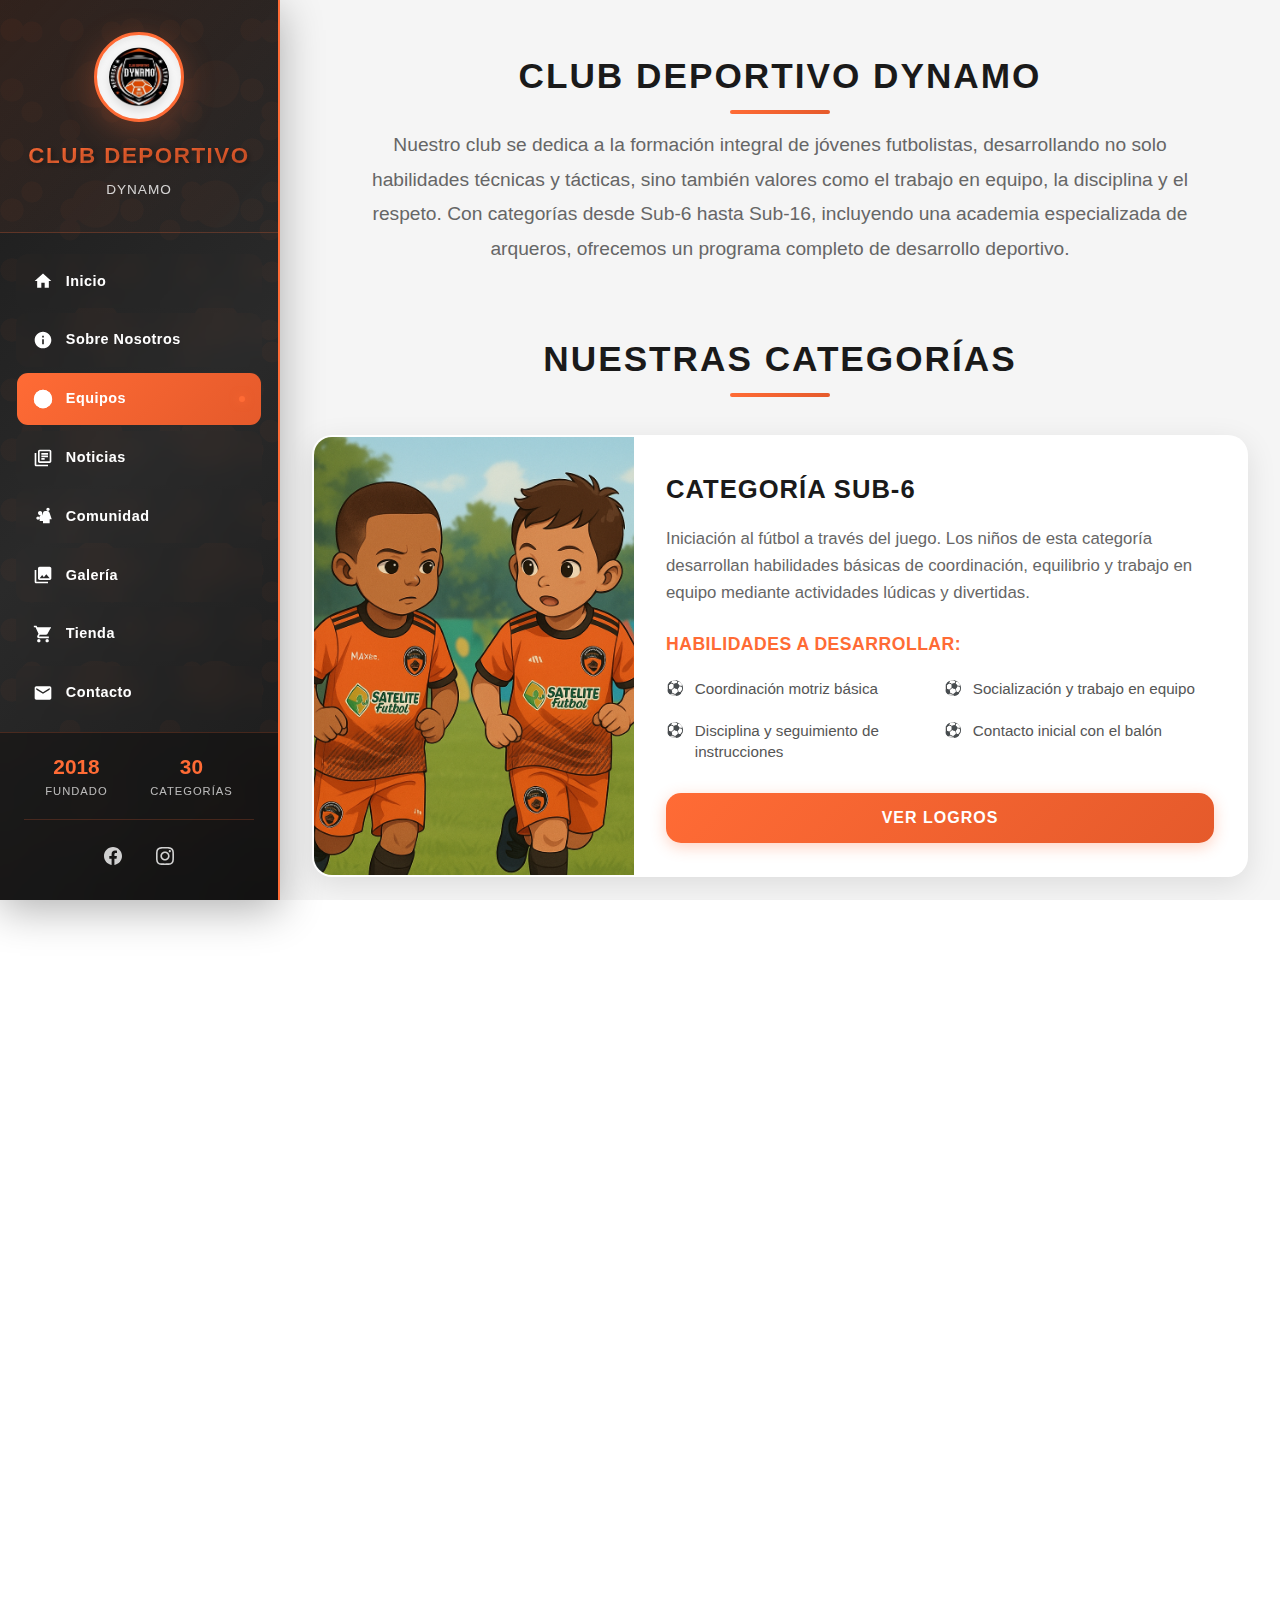
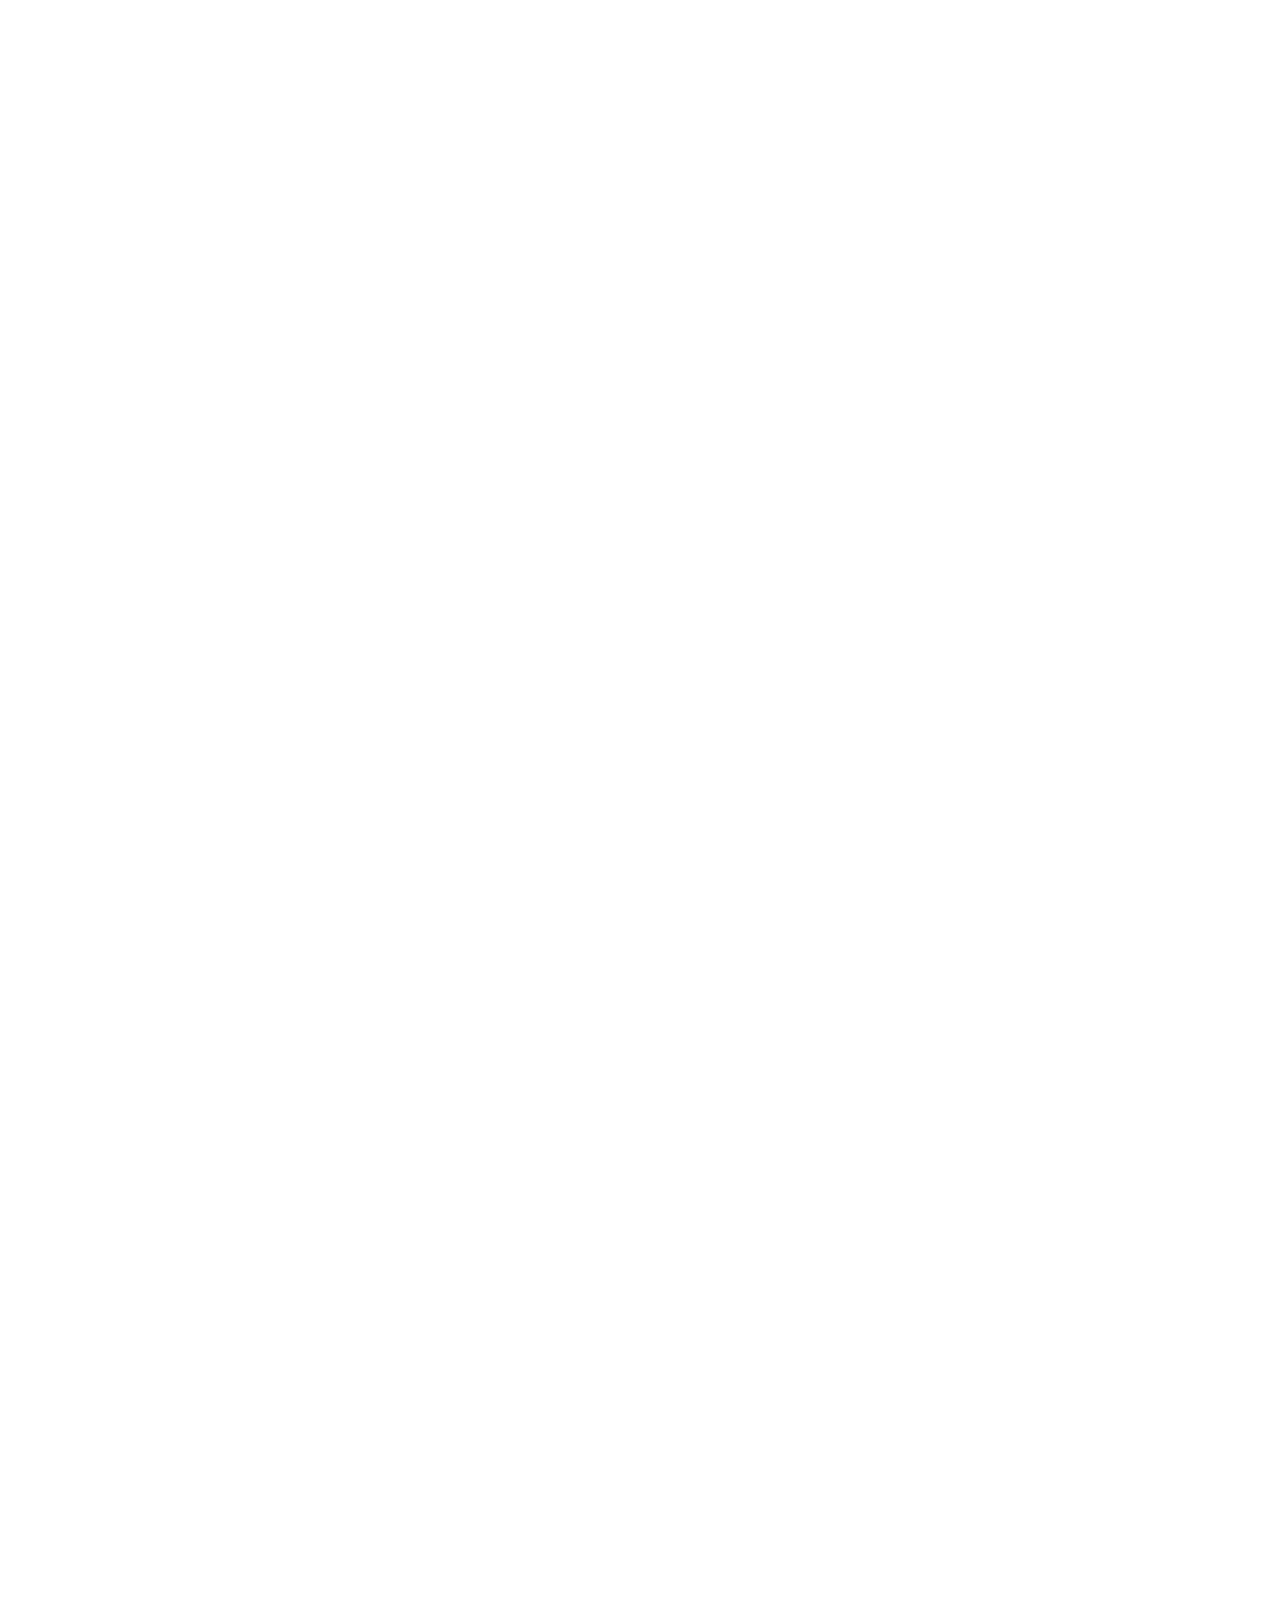
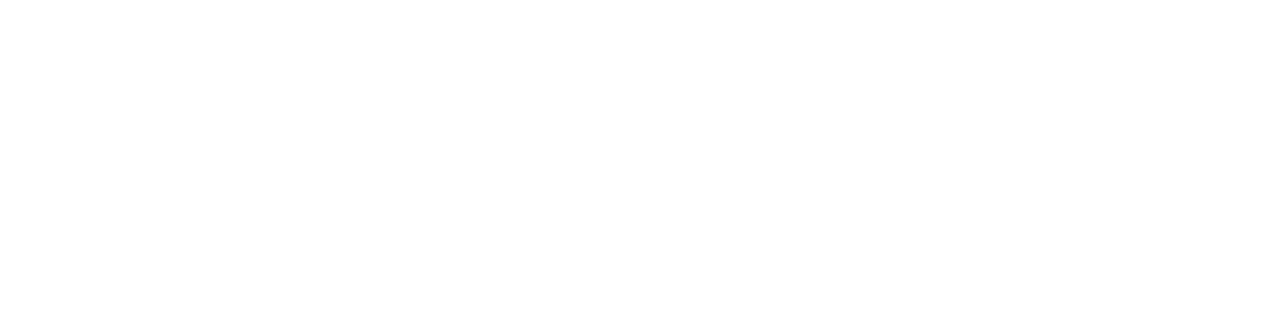
<file: pages/equipos.html>
<!DOCTYPE html>
<html lang="es">
<head>
  <meta charset="UTF-8">
  <meta name="viewport" content="width=device-width, initial-scale=1.0">
  <title>Equipos - Club Deportivo Dynamo | Categorías Formativas de Fútbol</title>
  <meta name="description" content="Conoce los equipos del Club Deportivo Dynamo: categorías Sub-6, Sub-8, Sub-12, Sub-15, Sub-16 y arqueros. Formación integral de talentos futbolísticos en Cali, Valle del Cauca.">
  <meta name="keywords" content="Club Deportivo Dynamo equipos, fútbol formativo Cali, categorías juveniles, Sub-6, Sub-8, Sub-12, Sub-15, Sub-16, arqueros, academia fútbol Valle del Cauca, torneos juveniles">
  <meta name="robots" content="index, follow">
  <meta name="author" content="Club Deportivo Dynamo">
  <meta name="geo.region" content="CO-VC">
  <meta name="geo.placename" content="Cali, Valle del Cauca">
  
  <!-- Open Graph / Facebook -->
  <meta property="og:type" content="website">
  <meta property="og:title" content="Equipos - Club Deportivo Dynamo">
  <meta property="og:description" content="Descubre nuestras categorías formativas y el talento de nuestros jóvenes futbolistas">
  <meta property="og:image" content="/img/equipos-dynamo.webp">
  
  <!-- Twitter -->
  <meta property="twitter:card" content="summary_large_image">
  <meta property="twitter:title" content="Equipos - Club Deportivo Dynamo">
  <meta property="twitter:description" content="Descubre nuestras categorías formativas y el talento de nuestros jóvenes futbolistas">
  <meta property="twitter:image" content="/img/equipos-dynamo.webp">
  
  <link rel="stylesheet" href="../public/css/styles.css">
  <link rel="stylesheet" href="../public/css/equipos.css">
  <link rel="icon" href="../public/img/logo.webp">
</head>
<body>
  
<!-- Navbar lateral -->
<nav class="sidebar" id="sidebar">
  <!-- Patrón de fútbol de fondo -->
  <div class="sidebar-pattern"></div>
  
  <div class="sidebar-header">
    <div class="logo-container">
      <div class="logo-wrapper">
        <div class="soccer-ball"></div>
        <img src="../public/img/logo.webp" alt="Logo del Club Deportivo Dynamo" class="logo">
      </div>
      <h3 class="club-name">CLUB DEPORTIVO</h3>
      <p class="club-subtitle">Dynamo</p>
    </div>
  </div>
  
  <ul class="nav-links">
    <li><a href="../index.html" class="nav-link">
      <div class="nav-icon">
        <svg viewBox="0 0 24 24" fill="currentColor">
          <path d="M10 20v-6h4v6h5v-8h3L12 3 2 12h3v8z"/>
        </svg>
      </div>
      <span class="nav-text">Inicio</span>
      <div class="nav-glow"></div>
    </a></li>
    <li><a href="../pages/sobre-nosotros.html" class="nav-link">
      <div class="nav-icon">
        <svg viewBox="0 0 24 24" fill="currentColor">
          <path d="M12 2C6.48 2 2 6.48 2 12s4.48 10 10 10 10-4.48 10-10S17.52 2 12 2zm1 15h-2v-6h2v6zm0-8h-2V7h2v2z"/>
        </svg>
      </div>
      <span class="nav-text">Sobre Nosotros</span>
      <div class="nav-glow"></div>
    </a></li>
    <li><a href="../pages/equipos.html" class="nav-link">
      <div class="nav-icon">
        <svg viewBox="0 0 24 24" fill="currentColor">
          <circle cx="12" cy="12" r="10"/>
          <path d="M12 2a10 10 0 0 0 0 20 10 10 0 0 0 0-20zm0 18a8 8 0 1 1 8-8 8 8 0 0 1-8 8z"/>
          <path d="M12 6v6l4 2"/>
        </svg>
      </div>
      <span class="nav-text">Equipos</span>
      <div class="nav-glow"></div>
    </a></li>
    <li><a href="../pages/noticias_general.html" class="nav-link">
      <div class="nav-icon">
        <svg viewBox="0 0 24 24" fill="currentColor">
          <path d="M4 6H2v14c0 1.1.9 2 2 2h14v-2H4V6zm16-4H8c-1.1 0-2 .9-2 2v12c0 1.1.9 2 2 2h12c1.1 0 2-.9 2-2V4c0-1.1-.9-2-2-2zm0 14H8V4h12v12zM10 9h8v2h-8zm0 3h4v2h-4zm0-6h8v2h-8z"/>
        </svg>
      </div>
      <span class="nav-text">Noticias</span>
      <div class="nav-glow"></div>
    </a></li>


    <li><a href="../pages/comunidad.html" class="nav-link">
      <div class="nav-icon">
        <svg viewBox="0 0 24 24" fill="currentColor">
          <path d="M16 4c0-1.11.89-2 2-2s2 .89 2 2-.89 2-2 2-2-.89-2-2zm4 18v-6h2.5l-2.54-7.63A2.996 2.996 0 0 0 17.15 6H14.5c-.8 0-1.54.37-2.01.99l-2.54 7.63H12v6h8zM6 12.5c1.11 0 2 .89 2 2s-.89 2-2 2-2-.89-2-2 .89-2 2-2zM12.5 11H11V8.5C11 7.12 9.88 6 8.5 6S6 7.12 6 8.5c0 .8.37 1.54.99 2.01L9.5 12H8v6h4.5v-6.5z"/>
        </svg>
      </div>
      <span class="nav-text">Comunidad</span>
      <div class="nav-glow"></div>
    </a></li>


    
            <!-- Nueva sección de Galería -->
    <li><a href="../pages/galeria.html" class="nav-link">
      <div class="nav-icon">
        <svg viewBox="0 0 24 24" fill="currentColor">
          <path d="M22 16V4c0-1.1-.9-2-2-2H8c-1.1 0-2 .9-2 2v12c0 1.1.9 2 2 2h12c1.1 0 2-.9 2-2zm-11-4l2.03 2.71L16 11l4 5H8l3-4zM2 6v14c0 1.1.9 2 2 2h14v-2H4V6H2z"/>
        </svg>
      </div>
      <span class="nav-text">Galería</span>
      <div class="nav-glow"></div>
    </a></li>



    <li><a href="../pages/tienda.html" class="nav-link">
      <div class="nav-icon">
        <svg viewBox="0 0 24 24" fill="currentColor">
          <path d="M7 18c-1.1 0-1.99.9-1.99 2S5.9 22 7 22s2-.9 2-2-.9-2-2-2zM1 2v2h2l3.6 7.59-1.35 2.45c-.16.28-.25.61-.25.96 0 1.1.9 2 2 2h12v-2H7.42c-.14 0-.25-.11-.25-.25l.03-.12.9-1.63h7.45c.75 0 1.41-.41 1.75-1.03l3.58-6.49A1 1 0 0 0 21.55 4H5.21l-.94-2H1zm16 16c-1.1 0-1.99.9-1.99 2s.89 2 1.99 2 2-.9 2-2-.9-2-2-2z"/>
        </svg>
      </div>
      <span class="nav-text">Tienda</span>
      <div class="nav-glow"></div>
    </a></li>





    <li><a href="../pages/contacto.html" class="nav-link">
      <div class="nav-icon">
        <svg viewBox="0 0 24 24" fill="currentColor">
          <path d="M20 4H4c-1.1 0-1.99.9-1.99 2L2 18c0 1.1.9 2 2 2h16c1.1 0 2-.9 2-2V6c0-1.1-.9-2-2-2zm0 4l-8 5-8-5V6l8 5 8-5v2z"/>
        </svg>
      </div>
      <span class="nav-text">Contacto</span>
      <div class="nav-glow"></div>
    </a></li>
  </ul>

  <div class="sidebar-footer">
    <div class="stats-mini">
      <div class="stat-item">
        <span class="stat-number">2018</span>
        <span class="stat-label">Fundado</span>
      </div>
      <div class="stat-item">
        <span class="stat-number">30</span>
        <span class="stat-label">Categorías</span>
      </div>
    </div>
    
    <div class="social-links">
      <a href="https://www.facebook.com/dynamo.decordoba.1" target="_blank" class="social-link facebook">
        <svg viewBox="0 0 24 24" fill="currentColor">
          <path d="M24 12.073c0-6.627-5.373-12-12-12s-12 5.373-12 12c0 5.99 4.388 10.954 10.125 11.854v-8.385H7.078v-3.47h3.047V9.43c0-3.007 1.792-4.669 4.533-4.669 1.312 0 2.686.235 2.686.235v2.953H15.83c-1.491 0-1.956.925-1.956 1.874v2.25h3.328l-.532 3.47h-2.796v8.385C19.612 23.027 24 18.062 24 12.073z"/>
        </svg>
      </a>
      <a href="https://www.instagram.com/club_deportivodynamo/" target="_blank" class="social-link instagram">
        <svg viewBox="0 0 24 24" fill="currentColor">
          <path d="M12 2.163c3.204 0 3.584.012 4.85.07 3.252.148 4.771 1.691 4.919 4.919.058 1.265.069 1.645.069 4.849 0 3.205-.012 3.584-.069 4.849-.149 3.225-1.664 4.771-4.919 4.919-1.266.058-1.644.07-4.85.07-3.204 0-3.584-.012-4.849-.07-3.26-.149-4.771-1.699-4.919-4.92-.058-1.265-.07-1.644-.07-4.849 0-3.204.013-3.583.07-4.849.149-3.227 1.664-4.771 4.919-4.919 1.266-.057 1.645-.069 4.849-.069zm0-2.163c-3.259 0-3.667.014-4.947.072-4.358.2-6.78 2.618-6.98 6.98-.059 1.281-.073 1.689-.073 4.948 0 3.259.014 3.668.072 4.948.2 4.358 2.618 6.78 6.98 6.98 1.281.058 1.689.072 4.948.072 3.259 0 3.668-.014 4.948-.072 4.354-.2 6.782-2.618 6.979-6.98.059-1.28.073-1.689.073-4.948 0-3.259-.014-3.667-.072-4.947-.196-4.354-2.617-6.78-6.979-6.98-1.281-.059-1.69-.073-4.949-.073zm0 5.838c-3.403 0-6.162 2.759-6.162 6.162s2.759 6.163 6.162 6.163 6.162-2.759 6.162-6.163c0-3.403-2.759-6.162-6.162-6.162zm0 10.162c-2.209 0-4-1.79-4-4 0-2.209 1.791-4 4-4s4 1.791 4 4c0 2.21-1.791 4-4 4zm6.406-11.845c-.796 0-1.441.645-1.441 1.44s.645 1.44 1.441 1.44c.795 0 1.439-.645 1.439-1.44s-.644-1.44-1.439-1.44z"/>
        </svg>
      </a>
    </div>
  </div>
</nav>

<!-- Overlay para móvil -->
<div class="overlay" id="overlay"></div>

<!-- Botón hamburguesa -->
<button class="hamburger" id="hamburger">
  <span></span>
  <span></span>
  <span></span>
</button>

  <!-- Contenido principal -->
<!-- Contenido principal -->
<main class="main-content">
    <!-- Sección de encabezado del club -->
    <section class="club-header">
        <div class="club-intro">
            <h1>Club Deportivo Dynamo</h1>
            <p class="club-description">
                Nuestro club se dedica a la formación integral de jóvenes futbolistas, desarrollando no solo habilidades técnicas y tácticas, sino también valores como el trabajo en equipo, la disciplina y el respeto. Con categorías desde Sub-6 hasta Sub-16, incluyendo una academia especializada de arqueros, ofrecemos un programa completo de desarrollo deportivo.
            </p>
        </div>
    </section>

    <!-- Sección de categorías -->
    <section class="categorias-section">
        <h2 class="section-title">Nuestras Categorías</h2>
        
        <div class="categorias-grid">
            <!-- Categoría Sub-6 -->
            <div class="categoria-card" data-categoria="sub6">
                <div class="categoria-image">
                    <img src="../public/img/categorias/sub6_dynamo.webp" alt="Categoría Sub-6" />
                    <div class="categoria-overlay">
                        <span class="categoria-name">Sub-6</span>
                    </div>
                </div>
                <div class="categoria-info">
                    <h3>Categoría Sub-6</h3>
                    <p class="categoria-description">
                        Iniciación al fútbol a través del juego. Los niños de esta categoría desarrollan habilidades básicas de coordinación, equilibrio y trabajo en equipo mediante actividades lúdicas y divertidas.
                    </p>
                    <div class="habilidades-desarrollar">
                        <h4>Habilidades a Desarrollar:</h4>
                        <ul>
                            <li>Coordinación motriz básica</li>
                            <li>Socialización y trabajo en equipo</li>
                            <li>Disciplina y seguimiento de instrucciones</li>
                            <li>Contacto inicial con el balón</li>
                        </ul>
                    </div>
                    <button class="ver-logros-btn" data-target="sub6">Ver Logros</button>
                </div>
            </div>

            <!-- Categoría Sub-8 -->
            <div class="categoria-card" data-categoria="sub8">
                <div class="categoria-image">
                    <img src="../public/img/categorias/sub8_dynamo.webp" alt="Categoría Sub-8" />
                    <div class="categoria-overlay">
                        <span class="categoria-name">Sub-8</span>
                    </div>
                </div>
                <div class="categoria-info">
                    <h3>Categoría Sub-8</h3>
                    <p class="categoria-description">
                        Desarrollo de habilidades técnicas básicas. Los jugadores aprenden fundamentos del fútbol como pases cortos, control del balón y posicionamiento básico en el campo.
                    </p>
                    <div class="habilidades-desarrollar">
                        <h4>Habilidades a Desarrollar:</h4>
                        <ul>
                            <li>Técnica básica de pase y recepción</li>
                            <li>Control y dominio del balón</li>
                            <li>Nociones básicas de posición</li>
                            <li>Desarrollo de la velocidad de reacción</li>
                        </ul>
                    </div>
                    <button class="ver-logros-btn" data-target="sub8">Ver Logros</button>
                </div>
            </div>

            <!-- Categoría Sub-12 -->
            <div class="categoria-card" data-categoria="sub12">
                <div class="categoria-image">
                    <img src="../public/img/categorias/sub12_dynamo.webp" alt="Categoría Sub-12" />
                    <div class="categoria-overlay">
                        <span class="categoria-name">Sub-12</span>
                    </div>
                </div>
                <div class="categoria-info">
                    <h3>Categoría Sub-12</h3>
                    <p class="categoria-description">
                        Perfeccionamiento técnico y introducción a la táctica. Los jugadores desarrollan habilidades más complejas y comienzan a entender conceptos tácticos básicos del juego.
                    </p>
                    <div class="habilidades-desarrollar">
                        <h4>Habilidades a Desarrollar:</h4>
                        <ul>
                            <li>Técnica avanzada individual</li>
                            <li>Conceptos tácticos básicos</li>
                            <li>Juego en equipo y comunicación</li>
                            <li>Resistencia y acondicionamiento físico</li>
                        </ul>
                    </div>
                    <button class="ver-logros-btn" data-target="sub12">Ver Logros</button>
                </div>
            </div>

            <!-- Categoría Sub-15 -->
            <div class="categoria-card" data-categoria="sub15">
                <div class="categoria-image">
                    <img src="../public/img/categorias/sub15_dynamo.webp" alt="Categoría Sub-15" />
                    <div class="categoria-overlay">
                        <span class="categoria-name">Sub-15</span>
                    </div>
                </div>
                <div class="categoria-info">
                    <h3>Categoría Sub-15</h3>
                    <p class="categoria-description">
                        Desarrollo táctico avanzado y especialización por posiciones. Los jugadores perfeccionan su técnica individual y desarrollan una comprensión profunda del juego colectivo.
                    </p>
                    <div class="habilidades-desarrollar">
                        <h4>Habilidades a Desarrollar:</h4>
                        <ul>
                            <li>Especialización por posiciones</li>
                            <li>Táctica avanzada y sistemas de juego</li>
                            <li>Liderazgo y toma de decisiones</li>
                            <li>Preparación física específica</li>
                        </ul>
                    </div>
                    <button class="ver-logros-btn" data-target="sub15">Ver Logros</button>
                </div>
            </div>

            <!-- Categoría Sub-16 -->
            <div class="categoria-card" data-categoria="sub16">
                <div class="categoria-image">
                    <img src="../public/img/categorias/sub16_dynamo.webp" alt="Categoría Sub-16" />
                    <div class="categoria-overlay">
                        <span class="categoria-name">Sub-16</span>
                    </div>
                </div>
                <div class="categoria-info">
                    <h3>Categoría Sub-16</h3>
                    <p class="categoria-description">
                        Preparación para el fútbol juvenil y amateur. Los jugadores desarrollan un alto nivel técnico-táctico y se preparan para dar el salto a categorías superiores.
                    </p>
                    <div class="habilidades-desarrollar">
                        <h4>Habilidades a Desarrollar:</h4>
                        <ul>
                            <li>Perfeccionamiento técnico-táctico</li>
                            <li>Mentalidad competitiva</li>
                            <li>Preparación para fútbol amateur</li>
                            <li>Disciplina profesional</li>
                        </ul>
                    </div>
                    <button class="ver-logros-btn" data-target="sub16">Ver Logros</button>
                </div>
            </div>

            <!-- Categoría Arqueros -->
            <div class="categoria-card" data-categoria="arqueros">
                <div class="categoria-image">
                    <img src="../public/img/categorias/arquero_dynamo.webp" alt="Categoría Arqueros" />
                    <div class="categoria-overlay">
                        <span class="categoria-name">Arqueros</span>
                    </div>
                </div>
                <div class="categoria-info">
                    <h3>Arqueros</h3>
                    <p class="categoria-description">
                        Especialización completa en la posición de arquero. Programa integral que abarca desde técnicas básicas hasta aspectos psicológicos específicos de esta posición.
                    </p>
                    <div class="habilidades-desarrollar">
                        <h4>Habilidades a Desarrollar:</h4>
                        <ul>
                            <li>Técnica de atajada y posicionamiento</li>
                            <li>Juego con los pies y distribución</li>
                            <li>Agilidad y reflejos específicos</li>
                            <li>Fortaleza mental y liderazgo</li>
                        </ul>
                    </div>
                    <button class="ver-logros-btn" data-target="arqueros">Ver Logros</button>
                </div>
            </div>
        </div>
    </section>

    <!-- Modal de logros -->
    <div id="logros-modal" class="modal">
        <div class="modal-content">
            <span class="close">&times;</span>
            <div class="modal-header">
                <h2 id="modal-title">Logros de la Categoría</h2>
            </div>
            <div class="modal-body" id="modal-logros-content">
                <!-- El contenido se generará dinámicamente con JavaScript -->
            </div>
        </div>
    </div>
</main>

  <script src="../public/js/main.js"></script>
  <script src="../public/js/equipos.js"></script>
  

</body>
</html>
</file>
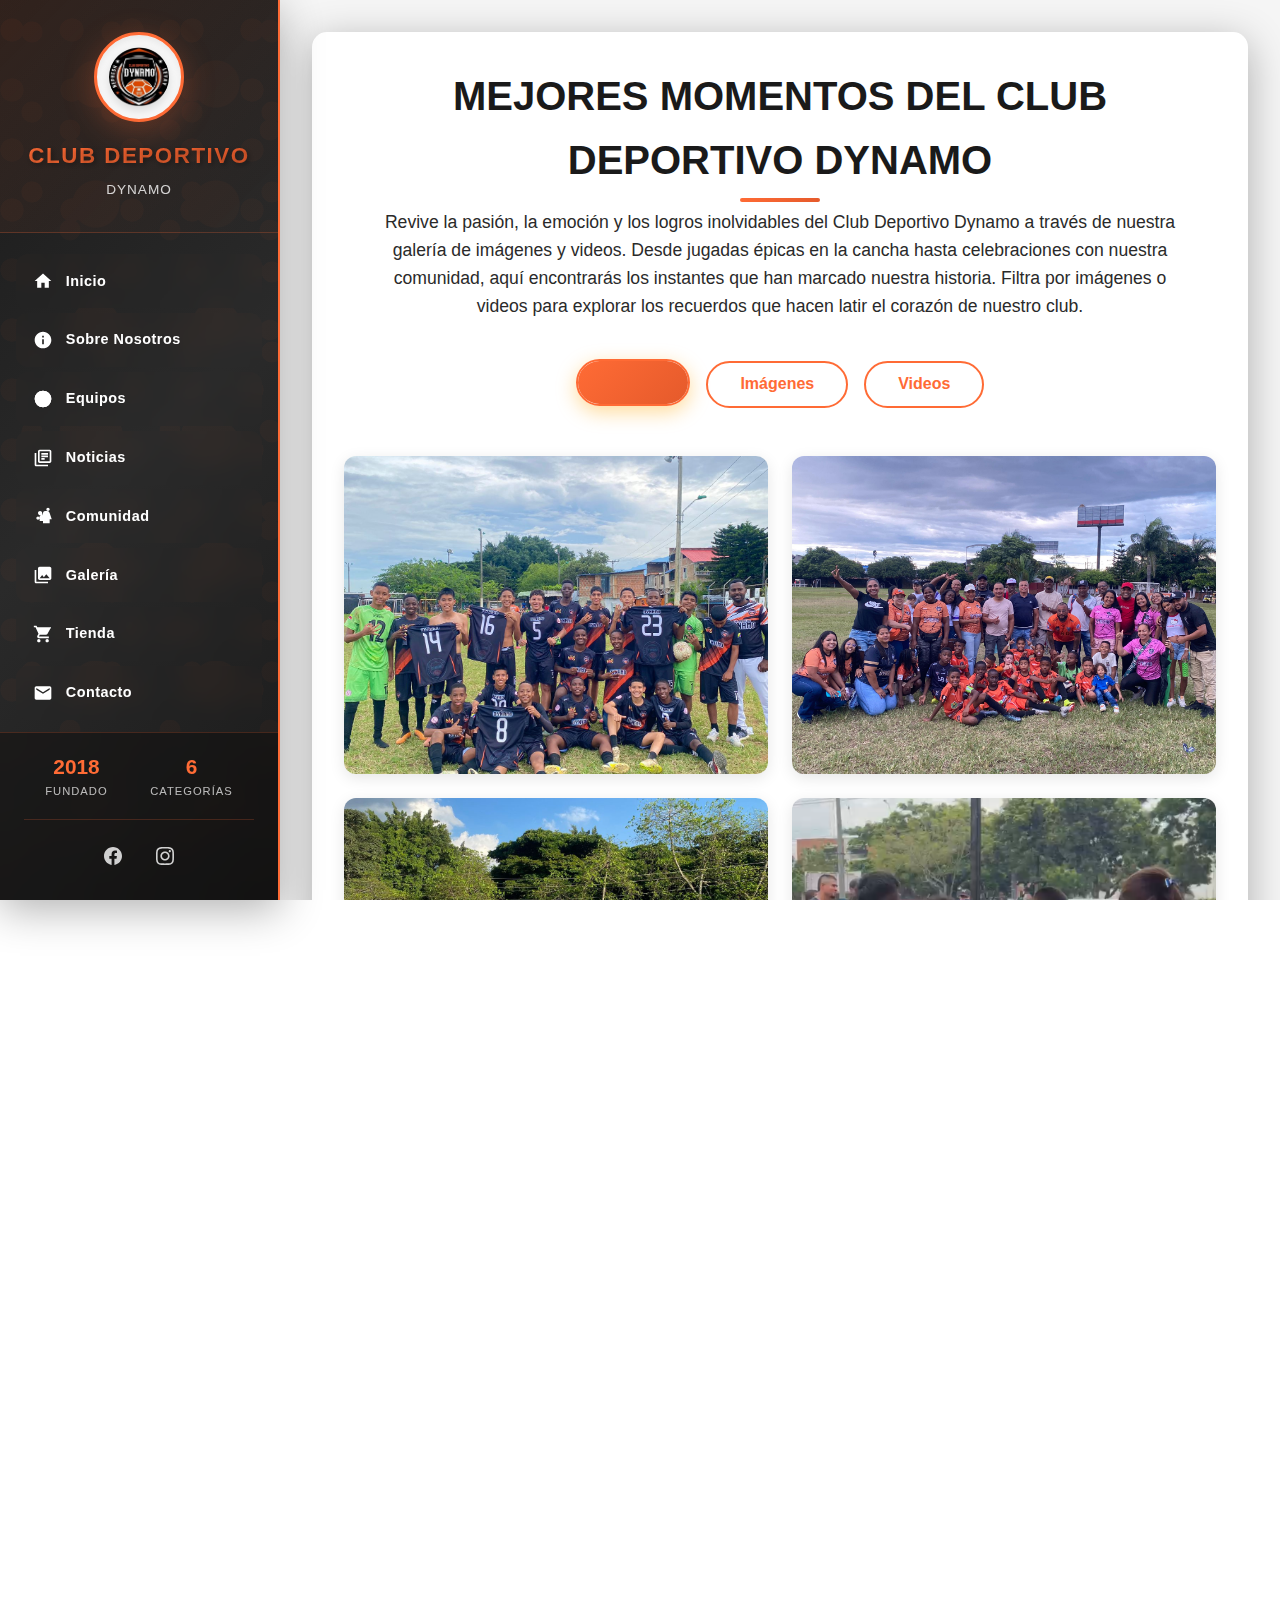
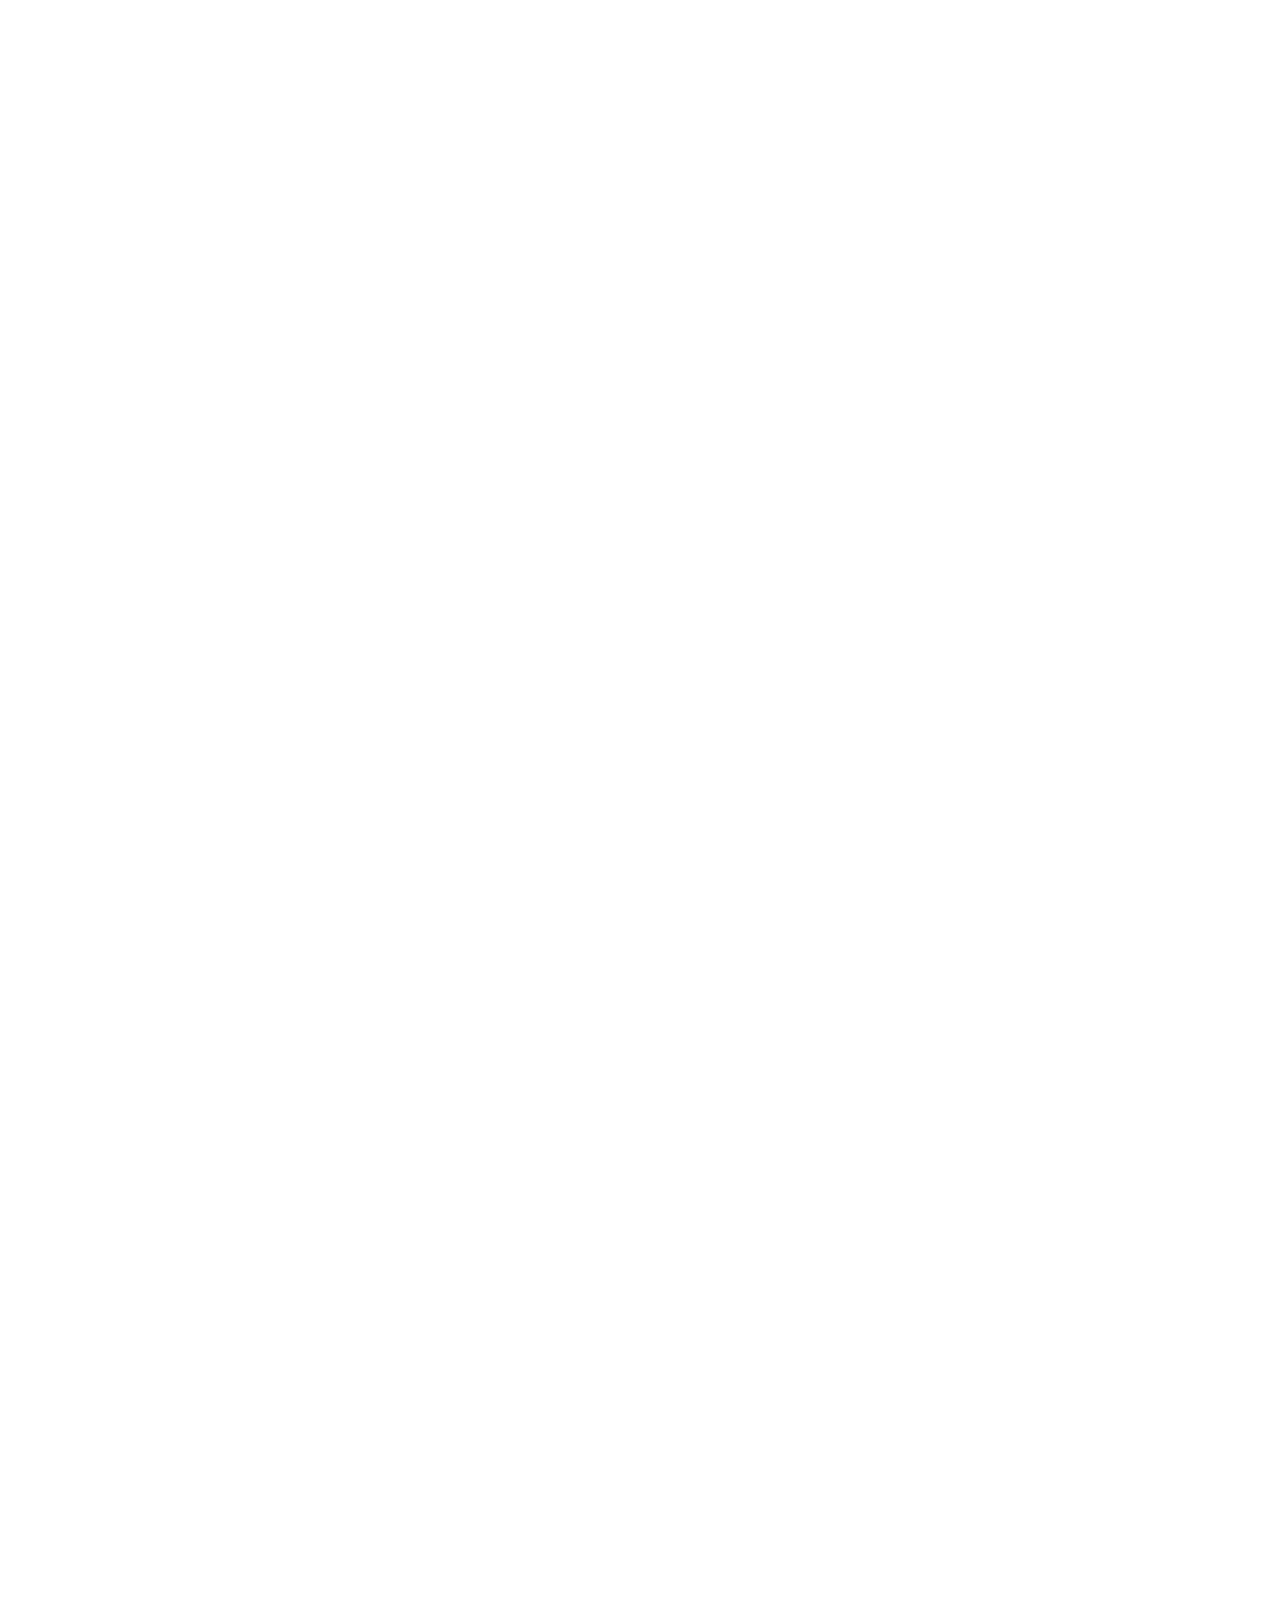
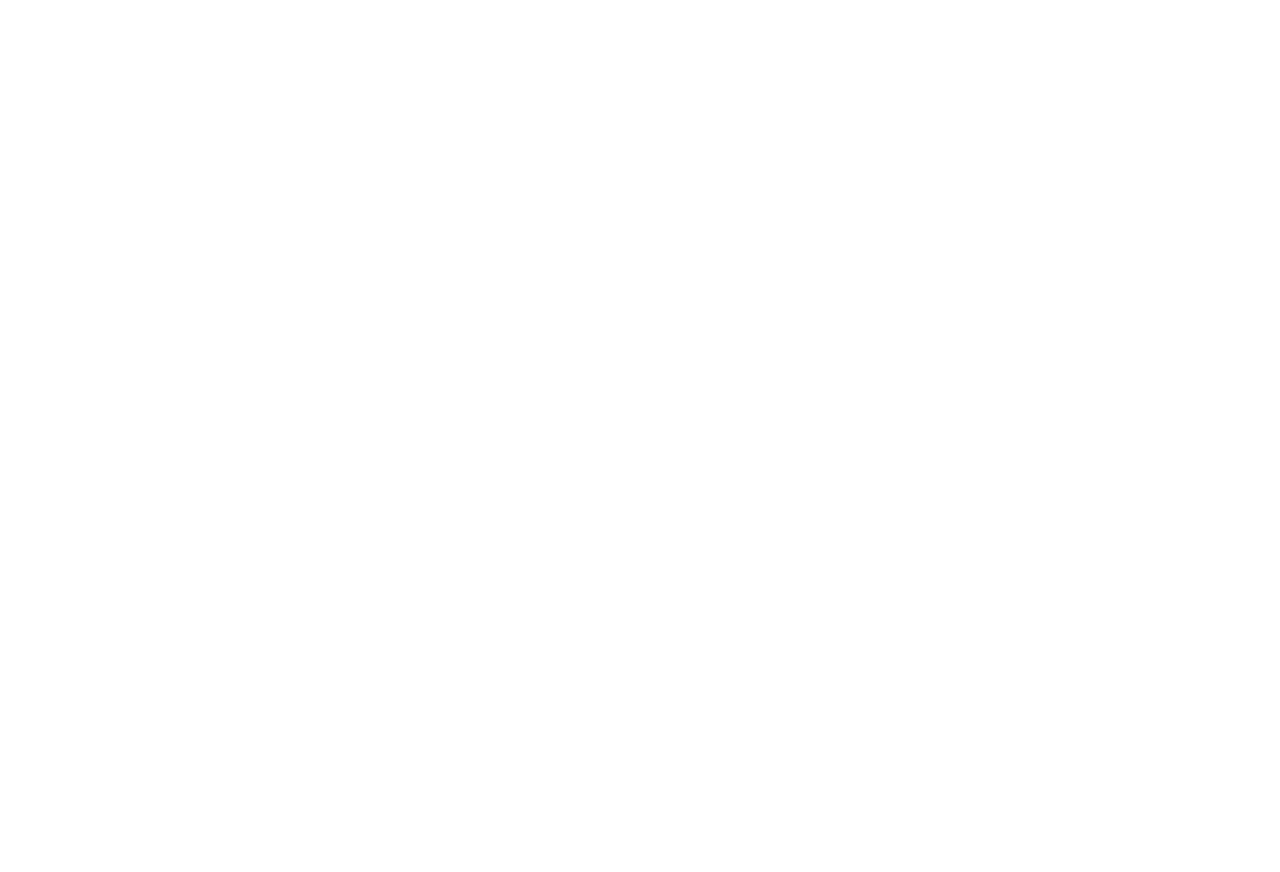
<file: pages/galeria.html>
<!DOCTYPE html>
<html lang="es">
<head>
  <meta charset="UTF-8">
  <meta name="viewport" content="width=device-width, initial-scale=1.0">
  <title>Club Deportivo Dynamo - Galería</title>
  <meta name="description" content="Explora los mejores momentos del Club Deportivo Dynamo en nuestra galería de fotos y videos.">
  <meta name="keywords" content="Club Deportivo Dynamo, galería, fútbol, mejores momentos, fotos, videos">
  <meta name="robots" content="index, follow">
  <meta name="author" content="Club Deportivo Dynamo">
  <!-- Open Graph -->
  <meta property="og:type" content="website">
  <meta property="og:site_name" content="Club Deportivo Dynamo">
  <meta property="og:title" content="Club Deportivo Dynamo - Galería">
  <meta property="og:description" content="Explora los mejores momentos del Club Deportivo Dynamo en nuestra galería de fotos y videos.">
  <meta property="og:image" content="../public/img/logo.webp">
  <meta property="og:url" content="">
  <!-- Twitter Card -->
  <meta name="twitter:card" content="summary_large_image">
  <meta name="twitter:title" content="Club Deportivo Dynamo - Galería">
  <meta name="twitter:description" content="Explora los mejores momentos del Club Deportivo Dynamo en nuestra galería de fotos y videos.">
  <meta name="twitter:image" content="../public/img/logo.webp">
  <link rel="stylesheet" href="../public/css/styles.css">
  <link rel="stylesheet" href="../public/css/galeria.css">
  <link rel="icon" href="../public/img/logo.webp">
</head>
<body>
  
<!-- Navbar lateral -->
<nav class="sidebar" id="sidebar">
  <!-- Patrón de fútbol de fondo -->
  <div class="sidebar-pattern"></div>
  
  <div class="sidebar-header">
    <div class="logo-container">
      <div class="logo-wrapper">
        <div class="soccer-ball"></div>
        <img src="../public/img/logo.webp" alt="Logo del Club Deportivo Dynamo" class="logo">
      </div>
      <h3 class="club-name">CLUB DEPORTIVO</h3>
      <p class="club-subtitle">Dynamo</p>
    </div>
  </div>
  
  <ul class="nav-links">
    <li><a href="../index.html" class="nav-link">
      <div class="nav-icon">
        <svg viewBox="0 0 24 24" fill="currentColor">
          <path d="M10 20v-6h4v6h5v-8h3L12 3 2 12h3v8z"/>
        </svg>
      </div>
      <span class="nav-text">Inicio</span>
      <div class="nav-glow"></div>
    </a></li>
    <li><a href="../pages/sobre-nosotros.html" class="nav-link">
      <div class="nav-icon">
        <svg viewBox="0 0 24 24" fill="currentColor">
          <path d="M12 2C6.48 2 2 6.48 2 12s4.48 10 10 10 10-4.48 10-10S17.52 2 12 2zm1 15h-2v-6h2v6zm0-8h-2V7h2v2z"/>
        </svg>
      </div>
      <span class="nav-text">Sobre Nosotros</span>
      <div class="nav-glow"></div>
    </a></li>
    <li><a href="../pages/equipos.html" class="nav-link">
      <div class="nav-icon">
        <svg viewBox="0 0 24 24" fill="currentColor">
          <circle cx="12" cy="12" r="10"/>
          <path d="M12 2a10 10 0 0 0 0 20 10 10 0 0 0 0-20zm0 18a8 8 0 1 1 8-8 8 8 0 0 1-8 8z"/>
          <path d="M12 6v6l4 2"/>
        </svg>
      </div>
      <span class="nav-text">Equipos</span>
      <div class="nav-glow"></div>
    </a></li>
    <li><a href="../pages/noticias_general.html" class="nav-link">
      <div class="nav-icon">
        <svg viewBox="0 0 24 24" fill="currentColor">
          <path d="M4 6H2v14c0 1.1.9 2 2 2h14v-2H4V6zm16-4H8c-1.1 0-2 .9-2 2v12c0 1.1.9 2 2 2h12c1.1 0 2-.9 2-2V4c0-1.1-.9-2-2-2zm0 14H8V4h12v12zM10 9h8v2h-8zm0 3h4v2h-4zm0-6h8v2h-8z"/>
        </svg>
      </div>
      <span class="nav-text">Noticias</span>
      <div class="nav-glow"></div>
    </a></li>
    <li><a href="../pages/comunidad.html" class="nav-link">
      <div class="nav-icon">
        <svg viewBox="0 0 24 24" fill="currentColor">
          <path d="M16 4c0-1.11.89-2 2-2s2 .89 2 2-.89 2-2 2-2-.89-2-2zm4 18v-6h2.5l-2.54-7.63A2.996 2.996 0 0 0 17.15 6H14.5c-.8 0-1.54.37-2.01.99l-2.54 7.63H12v6h8zM6 12.5c1.11 0 2 .89 2 2s-.89 2-2 2-2-.89-2-2 .89-2 2-2zM12.5 11H11V8.5C11 7.12 9.88 6 8.5 6S6 7.12 6 8.5c0 .8.37 1.54.99 2.01L9.5 12H8v6h4.5v-6.5z"/>
        </svg>
      </div>
      <span class="nav-text">Comunidad</span>
      <div class="nav-glow"></div>
    </a></li>
    <!-- Sección de Galería -->
    <li><a href="../pages/galeria.html" class="nav-link active">
      <div class="nav-icon">
        <svg viewBox="0 0 24 24" fill="currentColor">
          <path d="M22 16V4c0-1.1-.9-2-2-2H8c-1.1 0-2 .9-2 2v12c0 1.1.9 2 2 2h12c1.1 0 2-.9 2-2zm-11-4l2.03 2.71L16 11l4 5H8l3-4zM2 6v14c0 1.1.9 2 2 2h14v-2H4V6H2z"/>
        </svg>
      </div>
      <span class="nav-text">Galería</span>
      <div class="nav-glow"></div>
    </a></li>
    <li><a href="../pages/tienda.html" class="nav-link">
      <div class="nav-icon">
        <svg viewBox="0 0 24 24" fill="currentColor">
          <path d="M7 18c-1.1 0-1.99.9-1.99 2S5.9 22 7 22s2-.9 2-2-.9-2-2-2zM1 2v2h2l3.6 7.59-1.35 2.45c-.16.28-.25.61-.25.96 0 1.1.9 2 2 2h12v-2H7.42c-.14 0-.25-.11-.25-.25l.03-.12.9-1.63h7.45c.75 0 1.41-.41 1.75-1.03l3.58-6.49A1 1 0 0 0 21.55 4H5.21l-.94-2H1zm16 16c-1.1 0-1.99.9-1.99 2s.89 2 1.99 2 2-.9 2-2-.9-2-2-2z"/>
        </svg>
      </div>
      <span class="nav-text">Tienda</span>
      <div class="nav-glow"></div>
    </a></li>
    <li><a href="../pages/contacto.html" class="nav-link">
      <div class="nav-icon">
        <svg viewBox="0 0 24 24" fill="currentColor">
          <path d="M20 4H4c-1.1 0-1.99.9-1.99 2L2 18c0 1.1.9 2 2 2h16c1.1 0 2-.9 2-2V6c0-1.1-.9-2-2-2zm0 4l-8 5-8-5V6l8 5 8-5v2z"/>
        </svg>
      </div>
      <span class="nav-text">Contacto</span>
      <div class="nav-glow"></div>
    </a></li>
  </ul>

  <div class="sidebar-footer">
    <div class="stats-mini">
      <div class="stat-item">
        <span class="stat-number">2018</span>
        <span class="stat-label">Fundado</span>
      </div>
      <div class="stat-item">
        <span class="stat-number">6</span>
        <span class="stat-label">Categorías</span>
      </div>
    </div>
    
    <div class="social-links">
      <a href="https://www.facebook.com/dynamo.decordoba.1" target="_blank" class="social-link facebook">
        <svg viewBox="0 0 24 24" fill="currentColor">
          <path d="M24 12.073c0-6.627-5.373-12-12-12s-12 5.373-12 12c0 5.99 4.388 10.954 10.125 11.854v-8.385H7.078v-3.47h3.047V9.43c0-3.007 1.792-4.669 4.533-4.669 1.312 0 2.686.235 2.686.235v2.953H15.83c-1.491 0-1.956.925-1.956 1.874v2.25h3.328l-.532 3.47h-2.796v8.385C19.612 23.027 24 18.062 24 12.073z"/>
        </svg>
      </a>
      <a href="https://www.instagram.com/club_deportivodynamo/" target="_blank" class="social-link instagram">
        <svg viewBox="0 0 24 24" fill="currentColor">
          <path d="M12 2.163c3.204 0 3.584.012 4.85.07 3.252.148 4.771 1.691 4.919 4.919.058 1.265.069 1.645.069 4.849 0 3.205-.012 3.584-.069 4.849-.149 3.225-1.664 4.771-4.919 4.919-1.266.058-1.644.07-4.85.07-3.204 0-3.584-.012-4.849-.07-3.26-.149-4.771-1.699-4.919-4.92-.058-1.265-.07-1.644-.07-4.849 0-3.204.013-3.583.07-4.849.149-3.227 1.664-4.771 4.919-4.919 1.266-.057 1.645-.069 4.849-.069zm0-2.163c-3.259 0-3.667.014-4.947.072-4.358.2-6.78 2.618-6.98 6.98-.059 1.281-.073 1.689-.073 4.948 0 3.259.014 3.668.072 4.948.2 4.358 2.618 6.78 6.98 6.98 1.281.058 1.689.072 4.948.072 3.259 0 3.668-.014 4.948-.072 4.354-.2 6.782-2.618 6.979-6.98.059-1.28.073-1.689.073-4.948 0-3.259-.014-3.667-.072-4.947-.196-4.354-2.617-6.78-6.979-6.98-1.281-.059-1.69-.073-4.949-.073zm0 5.838c-3.403 0-6.162 2.759-6.162 6.162s2.759 6.163 6.162 6.163 6.162-2.759 6.162-6.163c0-3.403-2.759-6.162-6.162-6.162zm0 10.162c-2.209 0-4-1.79-4-4 0-2.209 1.791-4 4-4s4 1.791 4 4c0 2.21-1.791 4-4 4zm6.406-11.845c-.796 0-1.441.645-1.441 1.44s.645 1.44 1.441 1.44c.795 0 1.439-.645 1.439-1.44s-.644-1.44-1.439-1.44z"/>
        </svg>
      </a>
    </div>
  </div>
</nav>

<!-- Overlay para móvil -->
<div class="overlay" id="overlay"></div>

<!-- Botón hamburguesa -->
<button class="hamburger" id="hamburger">
  <span></span>
  <span></span>
  <span></span>
</button>

<main class="main-content">
    <div class="gallery-container">
        <h1>Mejores Momentos del Club Deportivo Dynamo</h1>
        <p>Revive la pasión, la emoción y los logros inolvidables del Club Deportivo Dynamo a través de nuestra galería de imágenes y videos. Desde jugadas épicas en la cancha hasta celebraciones con nuestra comunidad, aquí encontrarás los instantes que han marcado nuestra historia. Filtra por imágenes o videos para explorar los recuerdos que hacen latir el corazón de nuestro club.</p>
        
        <!-- Filtros -->
        <div class="gallery-filters">
            <button class="gallery-filter-btn active" data-filter="all">Todos</button>
            <button class="gallery-filter-btn" data-filter="image">Imágenes</button>
            <button class="gallery-filter-btn" data-filter="video">Videos</button>
        </div>
        
        <!-- Grid de la galería -->
        <div class="gallery-grid" id="galleryGrid">
            <!-- Contenido dinámico se carga aquí -->
        </div>
        
        <!-- Paginación -->
        <div class="gallery-pagination" id="pagination">
            <div class="gallery-pagination-controls" id="paginacion-controles" style="display: none;">
                <button class="gallery-page-btn" id="btn-anterior">← Anterior</button>
                <span class="gallery-page-info" id="info-pagina">Página 1 de 1</span>
                <button class="gallery-page-btn" id="btn-siguiente">Siguiente →</button>
            </div>
        </div>
    </div>
</main>

<!-- Modal para vista completa -->
<div class="gallery-modal" id="modal">
    <div class="gallery-modal-content">
        <span class="gallery-modal-close">×</span>
        <div class="gallery-modal-media" id="modalMedia">
            <!-- Contenido del modal -->
        </div>
    </div>
</div>

<script src="../public/js/main.js"></script>
<script src="../public/js/galeria.js"></script>
<script src="../data/galeria.js"></script>
</body>
</html>
</file>
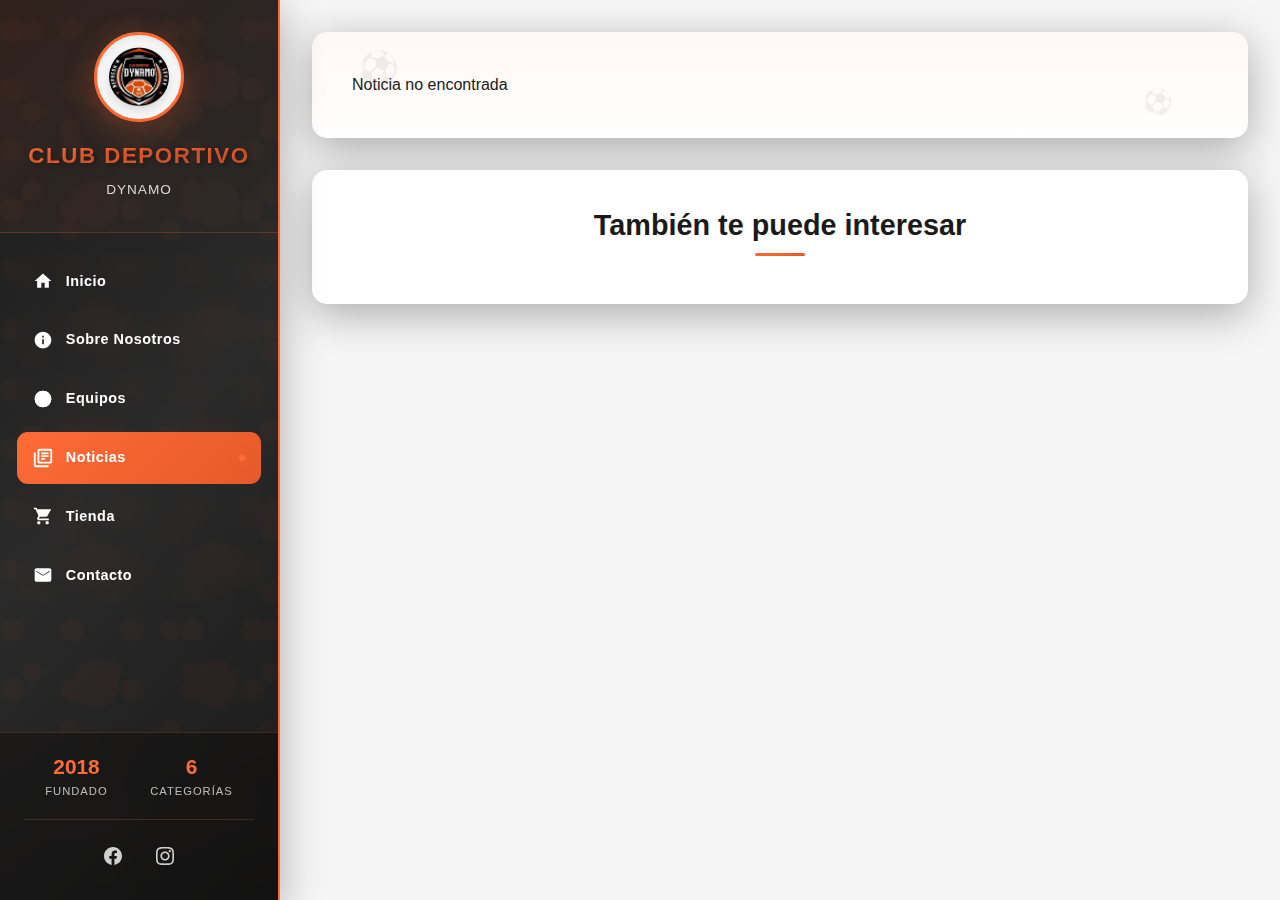
<file: pages/noticia.html>
<!DOCTYPE html>
<html lang="es">
<head>
  <meta charset="UTF-8">
  <meta name="viewport" content="width=device-width, initial-scale=1.0">
  <title>Club Deportivo Dynamo - Noticia</title>
  <meta name="description" content="Últimas noticias del Club Deportivo Dynamo.">
  <meta name="keywords" content="Club Deportivo Dynamo, Dynamo, fútbol Córdoba, noticias">
  <meta name="robots" content="index, follow">
  <meta name="author" content="Club Deportivo Dynamo">
  <!-- Open Graph para redes sociales -->
  <meta property="og:type" content="article">
  <meta property="og:site_name" content="Club Deportivo Dynamo">
  <meta property="og:title" content="Club Deportivo Dynamo - Noticia">
  <meta property="og:description" content="Últimas noticias del Club Deportivo Dynamo.">
  <meta property="og:image" content="../public/img/logo.webp">
  <meta property="og:url" content="">
  <!-- Twitter Card -->
  <meta name="twitter:card" content="summary_large_image">
  <meta name="twitter:title" content="Club Deportivo Dynamo - Noticia">
  <meta name="twitter:description" content="Últimas noticias del Club Deportivo Dynamo.">
  <meta name="twitter:image" content="../public/img/logo.webp">
  <link rel="stylesheet" href="../public/css/styles.css">
  <link rel="stylesheet" href="../public/css/noticias.css">
  <link rel="icon" href="../public/img/logo.webp">
</head>
<body>

<!-- Navbar lateral -->
<nav class="sidebar" id="sidebar">
  <!-- Patrón de fútbol de fondo -->
  <div class="sidebar-pattern"></div>
  
  <div class="sidebar-header">
    <div class="logo-container">
      <div class="logo-wrapper">
        <div class="soccer-ball"></div>
        <img src="../public/img/logo.webp" alt="Logo del Club Deportivo Dynamo" class="logo">
      </div>
      <h3 class="club-name">CLUB DEPORTIVO</h3>
      <p class="club-subtitle">Dynamo</p>
    </div>
  </div>
  
  <ul class="nav-links">
    <li><a href="../index.html" class="nav-link">
      <div class="nav-icon">
        <svg viewBox="0 0 24 24" fill="currentColor">
          <path d="M10 20v-6h4v6h5v-8h3L12 3 2 12h3v8z"/>
        </svg>
      </div>
      <span class="nav-text">Inicio</span>
      <div class="nav-glow"></div>
    </a></li>
    <li><a href="../pages/sobre-nosotros.html" class="nav-link">
      <div class="nav-icon">
        <svg viewBox="0 0 24 24" fill="currentColor">
          <path d="M12 2C6.48 2 2 6.48 2 12s4.48 10 10 10 10-4.48 10-10S17.52 2 12 2zm1 15h-2v-6h2v6zm0-8h-2V7h2v2z"/>
        </svg>
      </div>
      <span class="nav-text">Sobre Nosotros</span>
      <div class="nav-glow"></div>
    </a></li>
    <li><a href="../pages/equipos.html" class="nav-link">
      <div class="nav-icon">
        <svg viewBox="0 0 24 24" fill="currentColor">
          <circle cx="12" cy="12" r="10"/>
          <path d="M12 2a10 10 0 0 0 0 20 10 10 0 0 0 0-20zm0 18a8 8 0 1 1 8-8 8 8 0 0 1-8 8z"/>
          <path d="M12 6v6l4 2"/>
        </svg>
      </div>
      <span class="nav-text">Equipos</span>
      <div class="nav-glow"></div>
    </a></li>
    <li><a href="../pages/noticias_general.html" class="nav-link">
      <div class="nav-icon">
        <svg viewBox="0 0 24 24" fill="currentColor">
          <path d="M4 6H2v14c0 1.1.9 2 2 2h14v-2H4V6zm16-4H8c-1.1 0-2 .9-2 2v12c0 1.1.9 2 2 2h12c1.1 0 2-.9 2-2V4c0-1.1-.9-2-2-2zm0 14H8V4h12v12zM10 9h8v2h-8zm0 3h4v2h-4zm0-6h8v2h-8z"/>
        </svg>
      </div>
      <span class="nav-text">Noticias</span>
      <div class="nav-glow"></div>
    </a></li>
    <li><a href="../pages/tienda.html" class="nav-link">
      <div class="nav-icon">
        <svg viewBox="0 0 24 24" fill="currentColor">
          <path d="M7 18c-1.1 0-1.99.9-1.99 2S5.9 22 7 22s2-.9 2-2-.9-2-2-2zM1 2v2h2l3.6 7.59-1.35 2.45c-.16.28-.25.61-.25.96 0 1.1.9 2 2 2h12v-2H7.42c-.14 0-.25-.11-.25-.25l.03-.12.9-1.63h7.45c.75 0 1.41-.41 1.75-1.03l3.58-6.49A1 1 0 0 0 21.55 4H5.21l-.94-2H1zm16 16c-1.1 0-1.99.9-1.99 2s.89 2 1.99 2 2-.9 2-2-.9-2-2-2z"/>
        </svg>
      </div>
      <span class="nav-text">Tienda</span>
      <div class="nav-glow"></div>
    </a></li>
    <li><a href="../pages/contacto.html" class="nav-link">
      <div class="nav-icon">
        <svg viewBox="0 0 24 24" fill="currentColor">
          <path d="M20 4H4c-1.1 0-1.99.9-1.99 2L2 18c0 1.1.9 2 2 2h16c1.1 0 2-.9 2-2V6c0-1.1-.9-2-2-2zm0 4l-8 5-8-5V7l8 5 8-5v1z"/>
        </svg>
      </div>
      <span class="nav-text">Contacto</span>
      <div class="nav-glow"></div>
    </a></li>
  </ul>

  <div class="sidebar-footer">
    <div class="stats-mini">
      <div class="stat-item">
        <span class="stat-number">2018</span>
        <span class="stat-label">Fundado</span>
      </div>
      <div class="stat-item">
        <span class="stat-number">6</span>
        <span class="stat-label">Categorías</span>
      </div>
    </div>
    
    <div class="social-links">
      <a href="https://www.facebook.com/dynamo-decordoba" target="_blank" class="social-link facebook">
        <svg viewBox="0 0 24 24" fill="currentColor">
          <path d="M24 12.073c0-6.627-5.373-12-12-12s-12 5.373-12 12c0 5.99 4.388 10.954 10.125 11.854v-8.385H7.078v-3.47h3.047V9.43c0-3.007 1.792-4.669 4.533-4.669 1.312 0 2.686.235 2.686.235v2.953H15.83c-1.491 0-1.956.925-1.956 1.874v2.25h3.328l-.532 3.47h-2.796v8.385C19.612 23.027 24 18.062 24 12.073z"/>
        </svg>
      </a>
      <a href="https://www.instagram.com/club_deportivodynamo/" target="_blank" class="social-link instagram">
        <svg viewBox="0 0 24 24" fill="currentColor">
          <path d="M12 2.163c3.204 0 3.584.012 4.85.07 3.252.148 4.771 1.691 4.919 4.919.058 1.265.069 1.645.069 4.849 0 3.205-.012 3.584-.069 4.85-.149 3.225-1.664 4.771-4.919 4.919-1.266.058-1.644.07-4.85.07-3.204 0-3.584-.012-4.849-.07-3.26-.149-4.771-1.699-4.919-4.92-.058-1.265-.07-1.644-.07-4.849 0-3.204.013-3.583.07-4.849.149-3.227 1.664-4.771 4.919-4.919 1.266-.057 1.645-.069 4.849-.069zm0-2.163c-3.259 0-3.667.014-4.947.072-4.358.2-6.78 2.618-6.98 6.98-.059 1.281-.073 1.689-.073 4.948 0 3.259.014 3.668.072 4.948.2 4.358 2.618 6.78 6.98 6.98 1.281.058 1.689.072 4.948.072 3.259 0 3.668-.014 4.948-.072 4.354-.2 6.782-2.618 6.979-6.98.059-1.28.073-1.689.073-4.948 0-3.259-.014-3.667-.072-4.947-.196-4.354-2.617-6.78-6.979-6.98-1.281-.059-1.69-.073-4.949-.073zm0 5.838c-3.403 0-6.162 2.759-6.162 6.162s2.759 6.163 6.162 6.163 6.162-2.759 6.162-6.163c0-3.403-2.759-6.162-6.162-6.162zm0 10.162c-2.209 0-4-1.79-4-4 0-2.209 1.791-4 4-4s4 1.791 4 4c0 2.21-1.791 4-4 4zm6.406-11.845c-.796 0-1.441.645-1.441 1.44s.645 1.44 1.441 1.44c.795 0 1.439-.645 1.439-1.44s-.644-1.44-1.439-1.44z"/>
        </svg>
      </a>
    </div>
  </div>
</nav>

<!-- Overlay para móvil -->
<div class="overlay" id="overlay"></div>

<!-- Botón hamburguesa -->
<button class="hamburger" id="hamburger">
  <span></span>
  <span></span>
  <span></span>
</button>

<!-- Contenido principal -->
<main class="main-content">
  <section class="noticia-detalle">
    <h1 id="noticia-title"></h1>
    <img id="noticia-image" src="" alt="">
    <p id="noticia-date"></p>
    <p id="noticia-content"></p>
  </section>
  <section class="related-noticias">
    <h2>También te puede interesar</h2>
    <div id="related-noticias-grid" class="noticias-grid"></div>
  </section>
</main>

<script src="../data/noticias.js"></script>
<script src="../public/js/main.js"></script>
<script src="../public/js/noticias.js"></script>
</body>
</html>
</file>
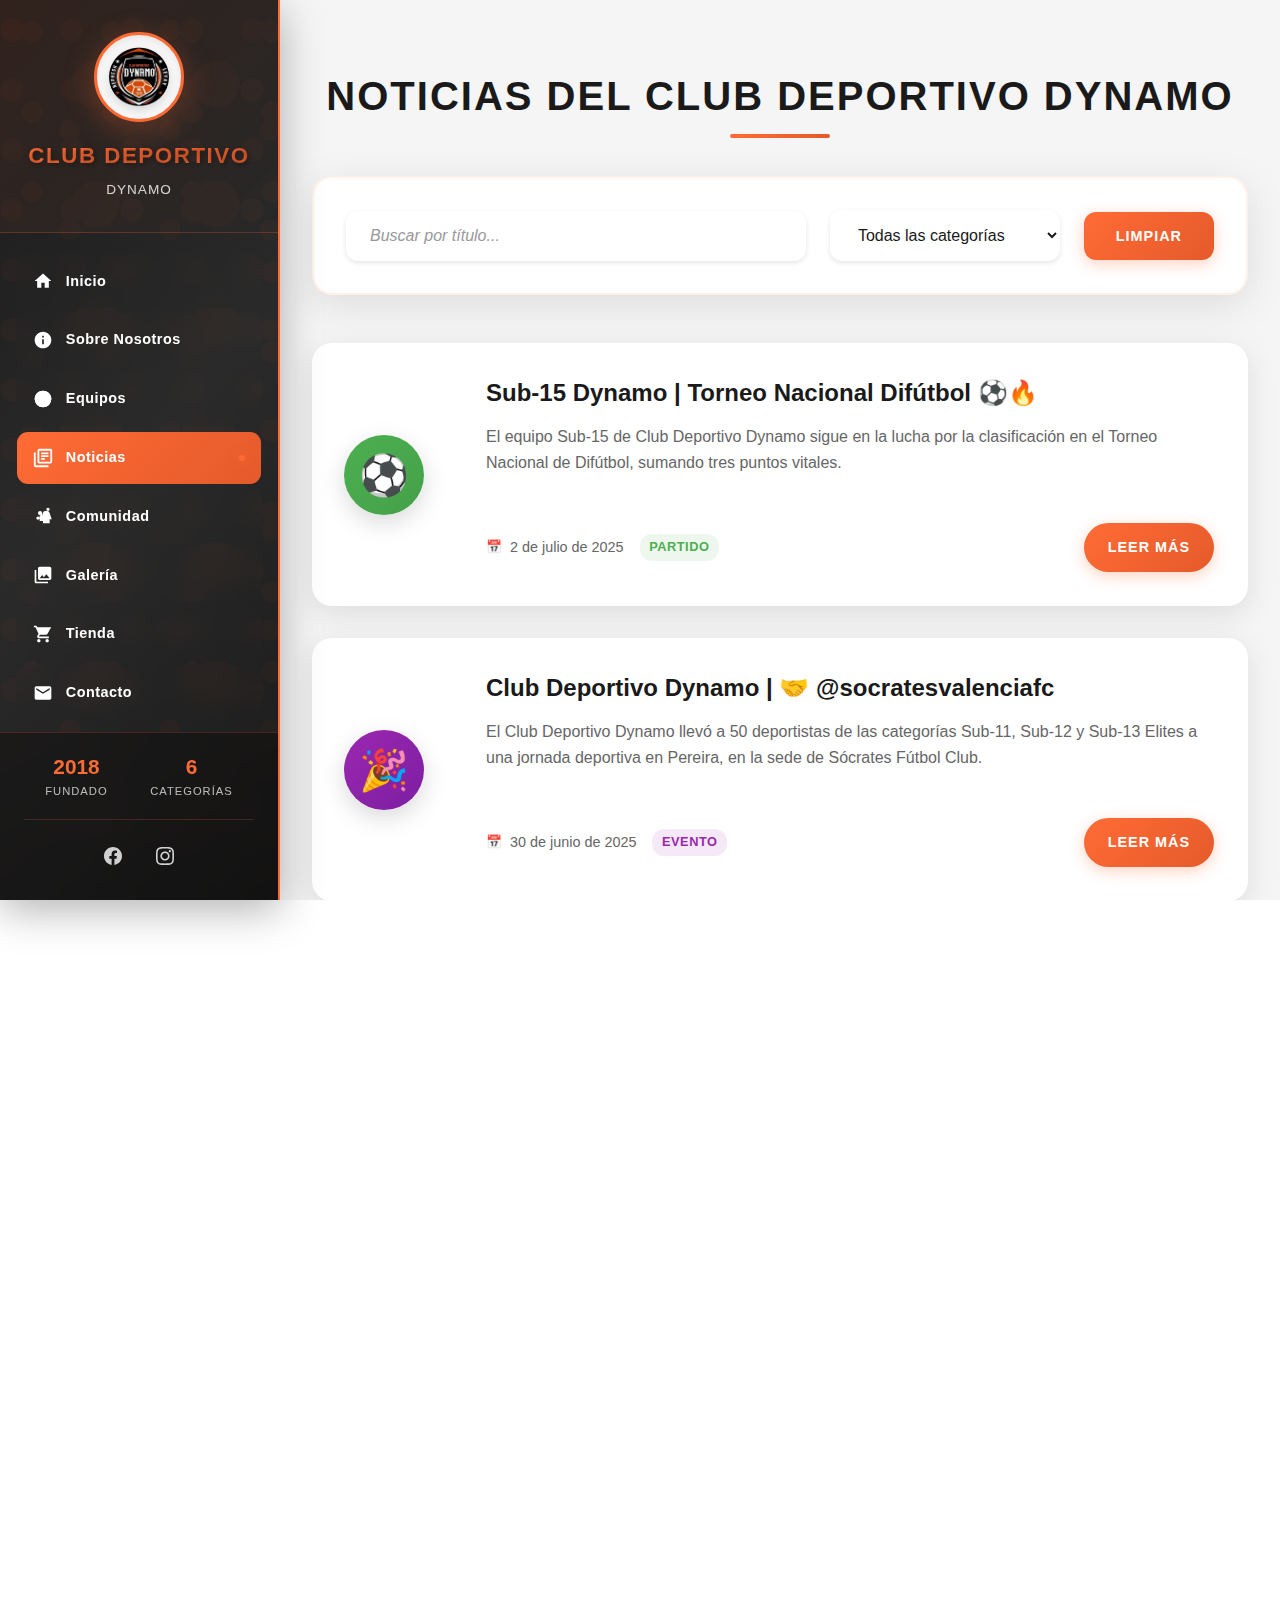
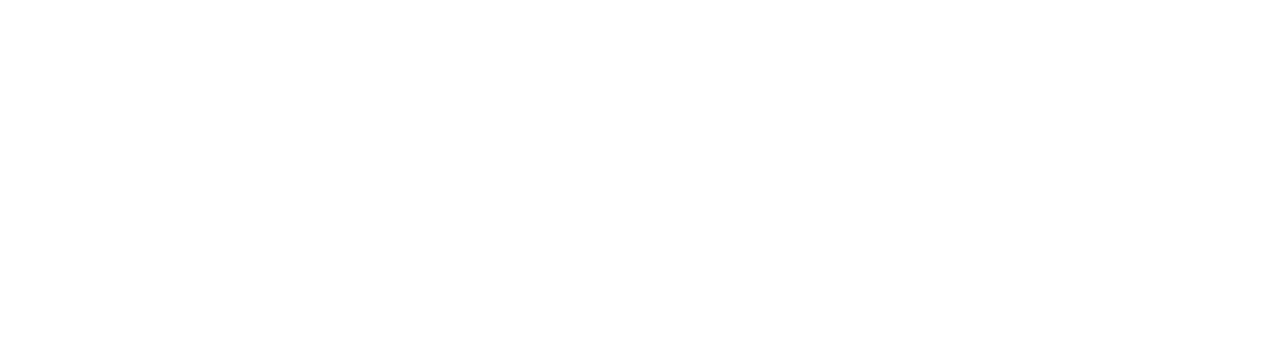
<file: pages/noticias_general.html>
<!DOCTYPE html>
<html lang="es">
<head>
  <meta charset="UTF-8">
  <meta name="viewport" content="width=device-width, initial-scale=1.0">
  <title>Club Deportivo Dynamo - Noticias</title>
  <meta name="description" content="Todas las noticias del Club Deportivo Dynamo: partidos, entrenamientos, torneos y eventos.">
  <meta name="keywords" content="Club Deportivo Dynamo, fútbol, noticias, partidos, torneos">
  <meta name="robots" content="index, follow">
  <meta name="author" content="Club Deportivo Dynamo">
  <!-- Open Graph -->
  <meta property="og:type" content="website">
  <meta property="og:site_name" content="Club Deportivo Dynamo">
  <meta property="og:title" content="Club Deportivo Dynamo - Noticias">
  <meta property="og:description" content="Todas las noticias del Club Deportivo Dynamo: partidos, entrenamientos, torneos y eventos.">
  <meta property="og:image" content="./public/img/logo.webp">
  <meta property="og:url" content="">

  <meta name="twitter:card" content="summary_large_image">
  <meta name="twitter:title" content="Club Deportivo Dynamo - Noticias">
  <meta name="twitter:description" content="Todas las noticias del Club Deportivo Dynamo: partidos, entrenamientos, torneos y eventos.">
  <meta name="twitter:image" content="./public/img/logo.webp">
  <link rel="stylesheet" href="../public/css/styles.css">
  <link rel="stylesheet" href="../public/css/noticiasGeneral.css">
  <link rel="icon" href="../public/img/logo.webp">
</head>
<body>

  <!-- Navbar lateral -->
<nav class="sidebar" id="sidebar">
  <!-- Patrón de fútbol de fondo -->
  <div class="sidebar-pattern"></div>
  
  <div class="sidebar-header">
    <div class="logo-container">
      <div class="logo-wrapper">
        <div class="soccer-ball"></div>
        <img src="../public/img/logo.webp" alt="Logo del Club Deportivo Dynamo" class="logo">
      </div>
      <h3 class="club-name">CLUB DEPORTIVO</h3>
      <p class="club-subtitle">Dynamo</p>
    </div>
  </div>
  
  <ul class="nav-links">
    <li><a href="../index.html" class="nav-link">
      <div class="nav-icon">
        <svg viewBox="0 0 24 24" fill="currentColor">
          <path d="M10 20v-6h4v6h5v-8h3L12 3 2 12h3v8z"/>
        </svg>
      </div>
      <span class="nav-text">Inicio</span>
      <div class="nav-glow"></div>
    </a></li>
    <li><a href="../pages/sobre-nosotros.html" class="nav-link">
      <div class="nav-icon">
        <svg viewBox="0 0 24 24" fill="currentColor">
          <path d="M12 2C6.48 2 2 6.48 2 12s4.48 10 10 10 10-4.48 10-10S17.52 2 12 2zm1 15h-2v-6h2v6zm0-8h-2V7h2v2z"/>
        </svg>
      </div>
      <span class="nav-text">Sobre Nosotros</span>
      <div class="nav-glow"></div>
    </a></li>
    <li><a href="../pages/equipos.html" class="nav-link">
      <div class="nav-icon">
        <svg viewBox="0 0 24 24" fill="currentColor">
          <circle cx="12" cy="12" r="10"/>
          <path d="M12 2a10 10 0 0 0 0 20 10 10 0 0 0 0-20zm0 18a8 8 0 1 1 8-8 8 8 0 0 1-8 8z"/>
          <path d="M12 6v6l4 2"/>
        </svg>
      </div>
      <span class="nav-text">Equipos</span>
      <div class="nav-glow"></div>
    </a></li>
    <li><a href="../pages/noticias_general.html" class="nav-link">
      <div class="nav-icon">
        <svg viewBox="0 0 24 24" fill="currentColor">
          <path d="M4 6H2v14c0 1.1.9 2 2 2h14v-2H4V6zm16-4H8c-1.1 0-2 .9-2 2v12c0 1.1.9 2 2 2h12c1.1 0 2-.9 2-2V4c0-1.1-.9-2-2-2zm0 14H8V4h12v12zM10 9h8v2h-8zm0 3h4v2h-4zm0-6h8v2h-8z"/>
        </svg>
      </div>
      <span class="nav-text">Noticias</span>
      <div class="nav-glow"></div>
    </a></li>
    <li><a href="../pages/comunidad.html" class="nav-link">
      <div class="nav-icon">
        <svg viewBox="0 0 24 24" fill="currentColor">
          <path d="M16 4c0-1.11.89-2 2-2s2 .89 2 2-.89 2-2 2-2-.89-2-2zm4 18v-6h2.5l-2.54-7.63A2.996 2.996 0 0 0 17.15 6H14.5c-.8 0-1.54.37-2.01.99l-2.54 7.63H12v6h8zM6 12.5c1.11 0 2 .89 2 2s-.89 2-2 2-2-.89-2-2 .89-2 2-2zM12.5 11H11V8.5C11 7.12 9.88 6 8.5 6S6 7.12 6 8.5c0 .8.37 1.54.99 2.01L9.5 12H8v6h4.5v-6.5z"/>
        </svg>
      </div>
      <span class="nav-text">Comunidad</span>
      <div class="nav-glow"></div>
    </a></li>


    
            <!-- Nueva sección de Galería -->
    <li><a href="../pages/galeria.html" class="nav-link">
      <div class="nav-icon">
        <svg viewBox="0 0 24 24" fill="currentColor">
          <path d="M22 16V4c0-1.1-.9-2-2-2H8c-1.1 0-2 .9-2 2v12c0 1.1.9 2 2 2h12c1.1 0 2-.9 2-2zm-11-4l2.03 2.71L16 11l4 5H8l3-4zM2 6v14c0 1.1.9 2 2 2h14v-2H4V6H2z"/>
        </svg>
      </div>
      <span class="nav-text">Galería</span>
      <div class="nav-glow"></div>
    </a></li>

    <li><a href="../pages/tienda.html" class="nav-link">
      <div class="nav-icon">
        <svg viewBox="0 0 24 24" fill="currentColor">
          <path d="M7 18c-1.1 0-1.99.9-1.99 2S5.9 22 7 22s2-.9 2-2-.9-2-2-2zM1 2v2h2l3.6 7.59-1.35 2.45c-.16.28-.25.61-.25.96 0 1.1.9 2 2 2h12v-2H7.42c-.14 0-.25-.11-.25-.25l.03-.12.9-1.63h7.45c.75 0 1.41-.41 1.75-1.03l3.58-6.49A1 1 0 0 0 21.55 4H5.21l-.94-2H1zm16 16c-1.1 0-1.99.9-1.99 2s.89 2 1.99 2 2-.9 2-2-.9-2-2-2z"/>
        </svg>
      </div>
      <span class="nav-text">Tienda</span>
      <div class="nav-glow"></div>
    </a></li>
    <li><a href="../pages/contacto.html" class="nav-link">
      <div class="nav-icon">
        <svg viewBox="0 0 24 24" fill="currentColor">
          <path d="M20 4H4c-1.1 0-1.99.9-1.99 2L2 18c0 1.1.9 2 2 2h16c1.1 0 2-.9 2-2V6c0-1.1-.9-2-2-2zm0 4l-8 5-8-5V6l8 5 8-5v2z"/>
        </svg>
      </div>
      <span class="nav-text">Contacto</span>
      <div class="nav-glow"></div>
    </a></li>
  </ul>

  <div class="sidebar-footer">
    <div class="stats-mini">
      <div class="stat-item">
        <span class="stat-number">2018</span>
        <span class="stat-label">Fundado</span>
      </div>
      <div class="stat-item">
        <span class="stat-number">6</span>
        <span class="stat-label">Categorías</span>
      </div>
    </div>
    
    <div class="social-links">
      <a href="https://www.facebook.com/dynamo.decordoba.1" target="_blank" class="social-link facebook">
        <svg viewBox="0 0 24 24" fill="currentColor">
          <path d="M24 12.073c0-6.627-5.373-12-12-12s-12 5.373-12 12c0 5.99 4.388 10.954 10.125 11.854v-8.385H7.078v-3.47h3.047V9.43c0-3.007 1.792-4.669 4.533-4.669 1.312 0 2.686.235 2.686.235v2.953H15.83c-1.491 0-1.956.925-1.956 1.874v2.25h3.328l-.532 3.47h-2.796v8.385C19.612 23.027 24 18.062 24 12.073z"/>
        </svg>
      </a>
      <a href="https://www.instagram.com/club_deportivodynamo/" target="_blank" class="social-link instagram">
        <svg viewBox="0 0 24 24" fill="currentColor">
          <path d="M12 2.163c3.204 0 3.584.012 4.85.07 3.252.148 4.771 1.691 4.919 4.919.058 1.265.069 1.645.069 4.849 0 3.205-.012 3.584-.069 4.849-.149 3.225-1.664 4.771-4.919 4.919-1.266.058-1.644.07-4.85.07-3.204 0-3.584-.012-4.849-.07-3.26-.149-4.771-1.699-4.919-4.92-.058-1.265-.07-1.644-.07-4.849 0-3.204.013-3.583.07-4.849.149-3.227 1.664-4.771 4.919-4.919 1.266-.057 1.645-.069 4.849-.069zm0-2.163c-3.259 0-3.667.014-4.947.072-4.358.2-6.78 2.618-6.98 6.98-.059 1.281-.073 1.689-.073 4.948 0 3.259.014 3.668.072 4.948.2 4.358 2.618 6.78 6.98 6.98 1.281.058 1.689.072 4.948.072 3.259 0 3.668-.014 4.948-.072 4.354-.2 6.782-2.618 6.979-6.98.059-1.28.073-1.689.073-4.948 0-3.259-.014-3.667-.072-4.947-.196-4.354-2.617-6.78-6.979-6.98-1.281-.059-1.69-.073-4.949-.073zm0 5.838c-3.403 0-6.162 2.759-6.162 6.162s2.759 6.163 6.162 6.163 6.162-2.759 6.162-6.163c0-3.403-2.759-6.162-6.162-6.162zm0 10.162c-2.209 0-4-1.79-4-4 0-2.209 1.791-4 4-4s4 1.791 4 4c0 2.21-1.791 4-4 4zm6.406-11.845c-.796 0-1.441.645-1.441 1.44s.645 1.44 1.441 1.44c.795 0 1.439-.645 1.439-1.44s-.644-1.44-1.439-1.44z"/>
        </svg>
      </a>
    </div>
  </div>
</nav>

  <!-- Overlay para móvil -->
  <div class="overlay" id="overlay"></div>

  <!-- Botón hamburguesa -->
  <button class="hamburger" id="hamburger">
    <span></span>
    <span></span>
    <span></span>
  </button>

  <!-- Contenido principal -->
  <main class="main-content">
    <section class="noticias-general">
      <h1>Noticias del Club Deportivo Dynamo</h1>
      <!-- Formulario de filtros -->
      <div class="filtros-noticias">
        <input type="text" id="filtro-titulo" placeholder="Buscar por título...">
        <select id="filtro-categoria">
          <option value="">Todas las categorías</option>
          <option value="Partido">Partido</option>
          <option value="General">General</option>
          <option value="Entrenamiento">Entrenamiento</option>
          <option value="Torneo">Torneo</option>
          <option value="Evento">Evento</option>
        </select>
        <button id="limpiar-filtros">Limpiar</button>
      </div>
      <!-- Contenedor de noticias -->
      <div id="noticias-grid" class="noticias-grid"></div>
      <!-- Paginación -->
      <div class="paginacion">
        <button id="anterior-pagina">Anterior</button>
        <span id="pagina-actual">Página 1</span>
        <button id="siguiente-pagina">Siguiente</button>
      </div>
    </section>
  </main>

  <script src="../public/js/main.js"></script>
  <script src="../public/js/noticias_general.js"></script>
  <script src="../data/noticias.js"></script>
</body>
</html>
</file>
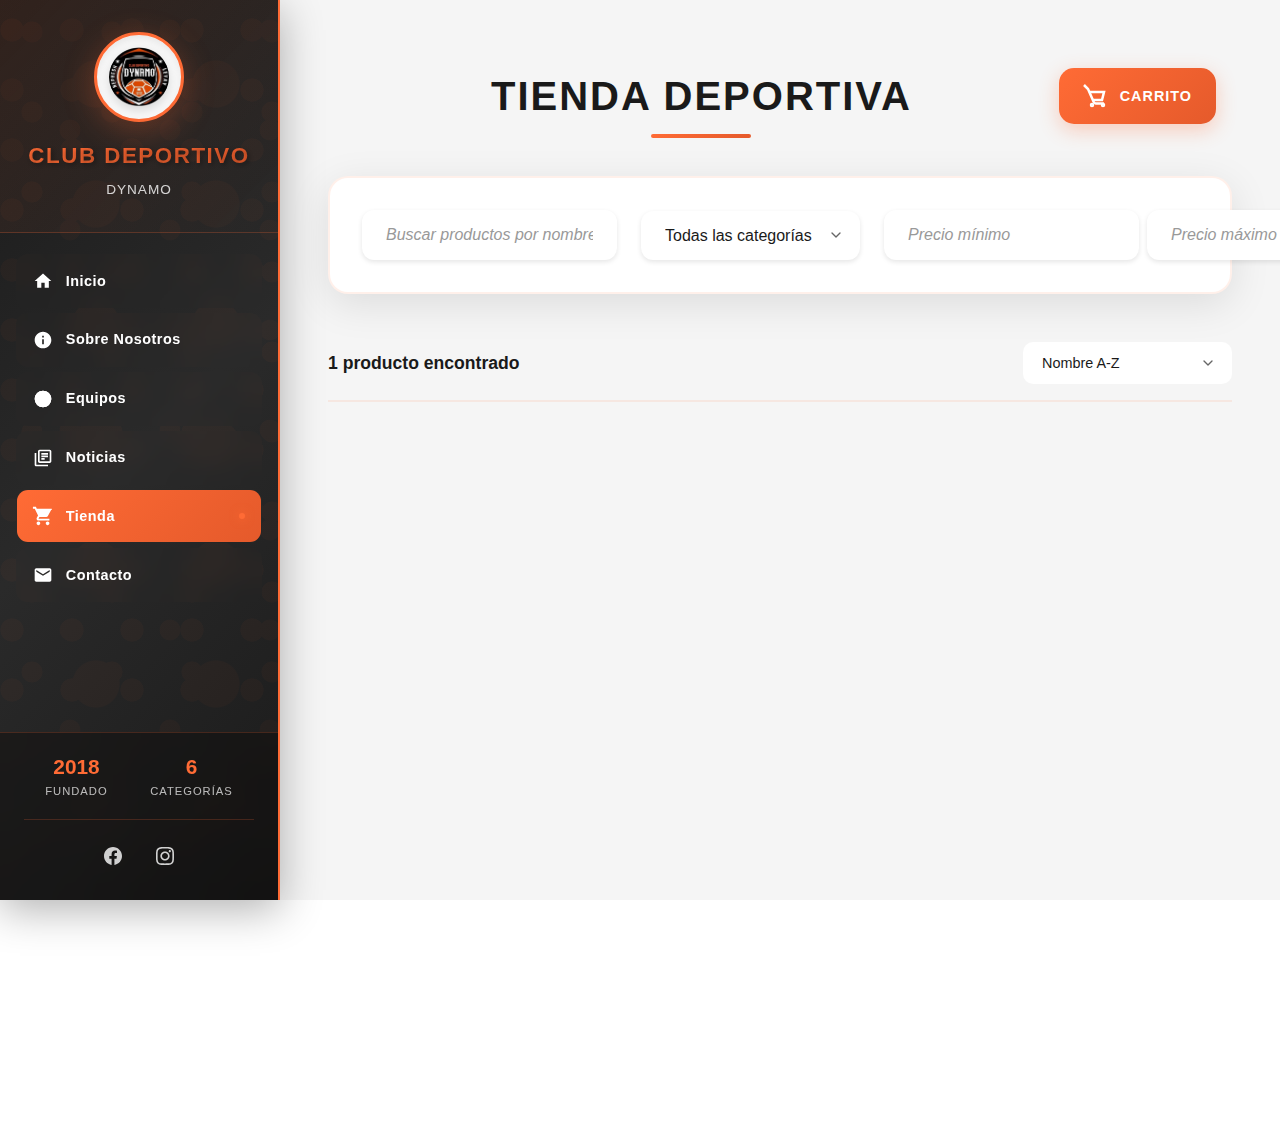
<file: pages/tienda.html>
<!DOCTYPE html>
<html lang="es">
<head>
  <meta charset="UTF-8">
  <meta name="viewport" content="width=device-width, initial-scale=1.0">
  <title>Tienda - Club Deportivo Dynamo | Equipaciones y Merchandising</title>
  <meta name="description" content="Explora la tienda oficial del Club Deportivo Dynamo. Compra equipaciones, accesorios y merchandising para apoyar a nuestras categorías formativas en Cali, Valle del Cauca.">
  <meta name="keywords" content="Club Deportivo Dynamo tienda, equipaciones fútbol Cali, merchandising Dynamo, ropa deportiva juvenil, accesorios fútbol Valle del Cauca, tienda oficial club">
  <meta name="robots" content="index, follow">
  <meta name="author" content="Club Deportivo Dynamo">
  <meta name="geo.region" content="CO-VC">
  <meta name="geo.placename" content="Cali, Valle del Cauca">
  
  <!-- Open Graph / Facebook -->
  <meta property="og:type" content="website">
  <meta property="og:title" content="Tienda - Club Deportivo Dynamo">
  <meta property="og:description" content="Adquiere equipaciones oficiales y merchandising del Club Deportivo Dynamo para apoyar a nuestros jóvenes talentos">
  <meta property="og:image" content="/img/tienda-dynamo.webp">
  
  <!-- Twitter -->
  <meta property="twitter:card" content="summary_large_image">
  <meta property="twitter:title" content="Tienda - Club Deportivo Dynamo">
  <meta property="twitter:description" content="Adquiere equipaciones oficiales y merchandising del Club Deportivo Dynamo para apoyar a nuestros jóvenes talentos">
  <meta property="twitter:image" content="/img/tienda-dynamo.webp">

  <link rel="stylesheet" href="../public/css/styles.css">
  <link rel="stylesheet" href="../public/css/tienda.css">
  <link rel="icon" href="../public/img/logo.webp">
</head>
<body>
  
<!-- Navbar lateral -->
<nav class="sidebar" id="sidebar">
  <!-- Patrón de fútbol de fondo -->
  <div class="sidebar-pattern"></div>
  
  <div class="sidebar-header">
    <div class="logo-container">
      <div class="logo-wrapper">
        <div class="soccer-ball"></div>
        <img src="../public/img/logo.webp" alt="Logo del Club Deportivo Dynamo" class="logo">
      </div>
      <h3 class="club-name">CLUB DEPORTIVO</h3>
      <p class="club-subtitle">Dynamo</p>
    </div>
  </div>
  
  <ul class="nav-links">
    <li><a href="../index.html" class="nav-link">
      <div class="nav-icon">
        <svg viewBox="0 0 24 24" fill="currentColor">
          <path d="M10 20v-6h4v6h5v-8h3L12 3 2 12h3v8z"/>
        </svg>
      </div>
      <span class="nav-text">Inicio</span>
      <div class="nav-glow"></div>
    </a></li>
    <li><a href="../pages/sobre-nosotros.html" class="nav-link">
      <div class="nav-icon">
        <svg viewBox="0 0 24 24" fill="currentColor">
          <path d="M12 2C6.48 2 2 6.48 2 12s4.48 10 10 10 10-4.48 10-10S17.52 2 12 2zm1 15h-2v-6h2v6zm0-8h-2V7h2v2z"/>
        </svg>
      </div>
      <span class="nav-text">Sobre Nosotros</span>
      <div class="nav-glow"></div>
    </a></li>
    <li><a href="../pages/equipos.html" class="nav-link">
      <div class="nav-icon">
        <svg viewBox="0 0 24 24" fill="currentColor">
          <circle cx="12" cy="12" r="10"/>
          <path d="M12 2a10 10 0 0 0 0 20 10 10 0 0 0 0-20zm0 18a8 8 0 1 1 8-8 8 8 0 0 1-8 8z"/>
          <path d="M12 6v6l4 2"/>
        </svg>
      </div>
      <span class="nav-text">Equipos</span>
      <div class="nav-glow"></div>
    </a></li>
    <li><a href="../pages/noticias_general.html" class="nav-link">
      <div class="nav-icon">
        <svg viewBox="0 0 24 24" fill="currentColor">
          <path d="M4 6H2v14c0 1.1.9 2 2 2h14v-2H4V6zm16-4H8c-1.1 0-2 .9-2 2v12c0 1.1.9 2 2 2h12c1.1 0 2-.9 2-2V4c0-1.1-.9-2-2-2zm0 14H8V4h12v12zM10 9h8v2h-8zm0 3h4v2h-4zm0-6h8v2h-8z"/>
        </svg>
      </div>
      <span class="nav-text">Noticias</span>
      <div class="nav-glow"></div>
    </a></li>
    <li><a href="../pages/tienda.html" class="nav-link">
      <div class="nav-icon">
        <svg viewBox="0 0 24 24" fill="currentColor">
          <path d="M7 18c-1.1 0-1.99.9-1.99 2S5.9 22 7 22s2-.9 2-2-.9-2-2-2zM1 2v2h2l3.6 7.59-1.35 2.45c-.16.28-.25.61-.25.96 0 1.1.9 2 2 2h12v-2H7.42c-.14 0-.25-.11-.25-.25l.03-.12.9-1.63h7.45c.75 0 1.41-.41 1.75-1.03l3.58-6.49A1 1 0 0 0 21.55 4H5.21l-.94-2H1zm16 16c-1.1 0-1.99.9-1.99 2s.89 2 1.99 2 2-.9 2-2-.9-2-2-2z"/>
        </svg>
      </div>
      <span class="nav-text">Tienda</span>
      <div class="nav-glow"></div>
    </a></li>
    <li><a href="../pages/contacto.html" class="nav-link">
      <div class="nav-icon">
        <svg viewBox="0 0 24 24" fill="currentColor">
          <path d="M20 4H4c-1.1 0-1.99.9-1.99 2L2 18c0 1.1.9 2 2 2h16c1.1 0 2-.9 2-2V6c0-1.1-.9-2-2-2zm0 4l-8 5-8-5V6l8 5 8-5v2z"/>
        </svg>
      </div>
      <span class="nav-text">Contacto</span>
      <div class="nav-glow"></div>
    </a></li>
  </ul>

  <div class="sidebar-footer">
    <div class="stats-mini">
      <div class="stat-item">
        <span class="stat-number">2018</span>
        <span class="stat-label">Fundado</span>
      </div>
      <div class="stat-item">
        <span class="stat-number">6</span>
        <span class="stat-label">Categorías</span>
      </div>
    </div>
    
    <div class="social-links">
      <a href="https://www.facebook.com/dynamo.decordoba.1" target="_blank" class="social-link facebook">
        <svg viewBox="0 0 24 24" fill="currentColor">
          <path d="M24 12.073c0-6.627-5.373-12-12-12s-12 5.373-12 12c0 5.99 4.388 10.954 10.125 11.854v-8.385H7.078v-3.47h3.047V9.43c0-3.007 1.792-4.669 4.533-4.669 1.312 0 2.686.235 2.686.235v2.953H15.83c-1.491 0-1.956.925-1.956 1.874v2.25h3.328l-.532 3.47h-2.796v8.385C19.612 23.027 24 18.062 24 12.073z"/>
        </svg>
      </a>
      <a href="https://www.instagram.com/club_deportivodynamo/" target="_blank" class="social-link instagram">
        <svg viewBox="0 0 24 24" fill="currentColor">
          <path d="M12 2.163c3.204 0 3.584.012 4.85.07 3.252.148 4.771 1.691 4.919 4.919.058 1.265.069 1.645.069 4.849 0 3.205-.012 3.584-.069 4.849-.149 3.225-1.664 4.771-4.919 4.919-1.266.058-1.644.07-4.85.07-3.204 0-3.584-.012-4.849-.07-3.26-.149-4.771-1.699-4.919-4.92-.058-1.265-.07-1.644-.07-4.849 0-3.204.013-3.583.07-4.849.149-3.227 1.664-4.771 4.919-4.919 1.266-.057 1.645-.069 4.849-.069zm0-2.163c-3.259 0-3.667.014-4.947.072-4.358.2-6.78 2.618-6.98 6.98-.059 1.281-.073 1.689-.073 4.948 0 3.259.014 3.668.072 4.948.2 4.358 2.618 6.78 6.98 6.98 1.281.058 1.689.072 4.948.072 3.259 0 3.668-.014 4.948-.072 4.354-.2 6.782-2.618 6.979-6.98.059-1.28.073-1.689.073-4.948 0-3.259-.014-3.667-.072-4.947-.196-4.354-2.617-6.78-6.979-6.98-1.281-.059-1.69-.073-4.949-.073zm0 5.838c-3.403 0-6.162 2.759-6.162 6.162s2.759 6.163 6.162 6.163 6.162-2.759 6.162-6.163c0-3.403-2.759-6.162-6.162-6.162zm0 10.162c-2.209 0-4-1.79-4-4 0-2.209 1.791-4 4-4s4 1.791 4 4c0 2.21-1.791 4-4 4zm6.406-11.845c-.796 0-1.441.645-1.441 1.44s.645 1.44 1.441 1.44c.795 0 1.439-.645 1.439-1.44s-.644-1.44-1.439-1.44z"/>
        </svg>
      </a>
    </div>
  </div>
</nav>

<!-- Overlay para móvil -->
<div class="overlay" id="overlay"></div>

<!-- Botón hamburguesa -->
<button class="hamburger" id="hamburger">
  <span></span>
  <span></span>
  <span></span>
</button>

<!-- Contenido principal -->
<main class="main-content">
    <div class="tienda-general">
        <div class="tienda-header">
            <h1>Tienda Deportiva</h1>
            
            <!-- Botón del carrito -->
            <button id="carrito-btn" class="carrito-btn" type="button">
                <div class="carrito-icon">
                    <svg width="28" height="28" viewBox="0 0 24 24" fill="none" stroke="currentColor" stroke-width="2">
                        <circle cx="9" cy="21" r="1"></circle>
                        <circle cx="20" cy="21" r="1"></circle>
                        <path d="m1 1 4 4 5.82 13.18a2 2 0 0 0 1.9 1.32h8.18"></path>
                        <polyline points="7,8 21,8 19,16 9,16"></polyline>
                    </svg>
                    <span id="carrito-contador" class="carrito-contador">0</span>
                </div>
                <span class="carrito-text">Carrito</span>
            </button>
        </div>
                 
        <!-- Filtros de productos -->
        <div class="filtros-productos">
            <input 
                type="text" 
                id="filtro-nombre" 
                placeholder="Buscar productos por nombre..." 
                autocomplete="off"
            >
                         
            <select id="filtro-categoria">
                <option value="">Todas las categorías</option>
                <option value="camisetas">Camisetas</option>
                <option value="pantalones">Pantalones</option>
                <option value="zapatillas">Zapatillas</option>
                <option value="accesorios">Accesorios</option>
                <option value="equipamiento">Equipamiento</option>
            </select>
                         
            <div class="filtro-precio">
                <input 
                    type="number" 
                    id="precio-minimo" 
                    placeholder="Precio mínimo" 
                    min="0" 
                    step="0.01"
                >
                <input 
                    type="number" 
                    id="precio-maximo" 
                    placeholder="Precio máximo" 
                    min="0" 
                    step="0.01"
                >
            </div>
                         
            <button id="limpiar-filtros" type="button">
                Limpiar Filtros
            </button>
        </div>
         
        <!-- Información de resultados -->
        <div class="productos-info">
            <span id="productos-count">Cargando productos...</span>
            <div class="ordenar-productos">
                <select id="ordenar-por">
                    <option value="nombre-asc">Nombre A-Z</option>
                    <option value="nombre-desc">Nombre Z-A</option>
                    <option value="precio-asc">Precio menor a mayor</option>
                    <option value="precio-desc">Precio mayor a menor</option>
                    <option value="categoria">Por categoría</option>
                </select>
            </div>
        </div>
         
        <!-- Grid de productos -->
        <div id="productos-grid" class="productos-grid">
            <div class="productos-loading">
                Cargando productos...
            </div>
        </div>
         
        <!-- Paginación -->
        <div class="paginacion">
            <button id="anterior-pagina" type="button" disabled>
                ← Anterior
            </button>
            <span id="pagina-actual">Página 1 de 1</span>
            <button id="siguiente-pagina" type="button" disabled>
                Siguiente →
            </button>
        </div>
    </div>
</main>

<!-- Modal del carrito -->
<div id="carrito-modal" class="carrito-modal">
    <div class="carrito-modal-content">
        <div class="carrito-modal-header">
            <h2>Carrito de Compras</h2>
            <button id="cerrar-carrito" class="cerrar-modal" type="button">
                <svg width="24" height="24" viewBox="0 0 24 24" fill="none" stroke="currentColor" stroke-width="2">
                    <line x1="18" y1="6" x2="6" y2="18"></line>
                    <line x1="6" y1="6" x2="18" y2="18"></line>
                </svg>
            </button>
        </div>
        
        <div class="carrito-modal-body">
            <div id="carrito-items" class="carrito-items">
                <div class="carrito-vacio">
                    <svg width="80" height="80" viewBox="0 0 24 24" fill="none" stroke="currentColor" stroke-width="1.5">
                        <circle cx="9" cy="21" r="1"></circle>
                        <circle cx="20" cy="21" r="1"></circle>
                        <path d="m1 1 4 4 5.82 13.18a2 2 0 0 0 1.9 1.32h8.18"></path>
                        <polyline points="7,8 21,8 19,16 9,16"></polyline>
                    </svg>
                    <h3>Tu carrito está vacío</h3>
                    <p>Agrega algunos productos para comenzar</p>
                </div>
            </div>
        </div>
        
        <div class="carrito-modal-footer">
            <div class="carrito-total">
                <span class="total-label">Total:</span>
                <span id="carrito-total" class="total-amount">$0.00</span>
            </div>
            <div class="carrito-acciones">
                <button id="vaciar-carrito" class="btn-vaciar" type="button">
                    Vaciar Carrito
                </button>
                <button id="proceder-compra" class="btn-comprar" type="button">
                    Proceder al Pago
                </button>
            </div>
        </div>
    </div>
</div>

<script src="../public/js/main.js"></script>
<script src="../public/js/tienda.js"></script>
<script src="../data/productos.js"></script>  
</body>
</html>
</file>
<file: public/css/styles.css>
/* Variables de colores y efectos */
:root {
  --primary-orange: #ff6b35;
  --dark-orange: #e55a2b;
  --bright-orange: #ff7f47;
  --black: #1a1a1a;
  --dark-black: #0f0f0f;
  --white: #ffffff;
  --gray-light: #f5f5f5;
  --gray-dark: #2a2a2a;
  --gradient-main: linear-gradient(135deg, #1a1a1a 0%, #2a2a2a 50%, #1a1a1a 100%);
  --gradient-orange: linear-gradient(135deg, #ff6b35 0%, #e55a2b 100%);
  --shadow-main: 0 10px 40px rgba(0, 0, 0, 0.3);
  --shadow-glow: 0 0 30px rgba(255, 107, 53, 0.4);
}

/* Reset y configuración base */
* {
  margin: 0;
  padding: 0;
  box-sizing: border-box;
}

html, body {
  height: 100%;
  overflow-x: hidden;
}

body {
  font-family: 'Segoe UI', Tahoma, Geneva, Verdana, sans-serif;
  line-height: 1.6;
  color: var(--black);
}

/* ========================================
   SIDEBAR PRINCIPAL - CORREGIDO
   ======================================== */

.sidebar {
  position: fixed;
  top: 0;
  left: 0;
  width: 320px;
  height: 100vh;
  background: var(--gradient-main);
  transform: translateX(0);
  transition: transform 0.3s cubic-bezier(0.4, 0, 0.2, 1);
  box-shadow: var(--shadow-main);
  border-right: 2px solid var(--primary-orange);
  display: flex;
  flex-direction: column;
  overflow: hidden;

  z-index: 1000;
}

.sidebar-pattern {
  position: absolute;
  top: 0;
  left: 0;
  width: 100%;
  height: 100%;
  opacity: 0.03;
  background-image: 
    radial-gradient(circle at 20% 50%, var(--primary-orange) 20%, transparent 21%),
    radial-gradient(circle at 40% 40%, var(--primary-orange) 15%, transparent 16%),
    radial-gradient(circle at 70% 30%, var(--primary-orange) 10%, transparent 11%),
    radial-gradient(circle at 80% 70%, var(--primary-orange) 18%, transparent 19%);
  background-size: 60px 60px, 80px 80px, 100px 100px, 120px 120px;
  pointer-events: none;
}

/* Header del sidebar */
.sidebar-header {
  padding: 2rem 1.5rem;
  text-align: center;
  position: relative;
  background: linear-gradient(135deg, rgba(255, 107, 53, 0.1) 0%, transparent 100%);
  border-bottom: 1px solid rgba(255, 107, 53, 0.2);
  flex-shrink: 0;
}

.logo-container {
  position: relative;
  z-index: 2;
}

.logo-wrapper {
  position: relative;
  width: 100px;
  height: 100px;
  margin: 0 auto 1rem;
  cursor: pointer;
}

.soccer-ball {
  position: absolute;
  top: 0;
  left: 0;
  width: 100%;
  height: 100%;
  border-radius: 50%;
  background: var(--white);
  border: 3px solid var(--primary-orange);
  box-shadow: 
    0 8px 32px rgba(255, 107, 53, 0.3),
    inset 0 4px 8px rgba(0, 0, 0, 0.1);
  transition: transform 0.3s ease;
  overflow: hidden;
}

.logo {
  position: absolute;
  top: 50%;
  left: 50%;
  transform: translate(-50%, -50%);
  width: 70px;
  height: 70px;
  border-radius: 50%;
  z-index: 2;
  transition: transform 0.3s ease;
  filter: drop-shadow(0 4px 8px rgba(0, 0, 0, 0.2));
}

.logo-wrapper:hover .soccer-ball {
  transform: scale(1.05);
}

.logo-wrapper:hover .logo {
  transform: translate(-50%, -50%) scale(1.05);
}

.club-name {
  font-size: 1.6rem;
  font-weight: 900;
  color: var(--primary-orange);
  margin-bottom: 0.3rem;
  text-shadow: 2px 2px 4px rgba(0, 0, 0, 0.3);
  letter-spacing: 1.5px;
  background: var(--gradient-orange);
  -webkit-background-clip: text;
  -webkit-text-fill-color: transparent;
  background-clip: text;
}

.club-subtitle {
  font-size: 0.85rem;
  color: rgba(255, 255, 255, 0.8);
  font-weight: 500;
  letter-spacing: 1px;
  text-transform: uppercase;
}

/* ========================================
   NAVEGACIÓN - CORREGIDA
   ======================================== */

.nav-links {
  list-style: none;
  padding: 1rem 0;
  flex: 1;
  overflow-y: auto;
  overflow-x: hidden;
}

.nav-links::-webkit-scrollbar {
  width: 4px;
}

.nav-links::-webkit-scrollbar-track {
  background: transparent;
}

.nav-links::-webkit-scrollbar-thumb {
  background: rgba(255, 107, 53, 0.4);
  border-radius: 2px;
}

.nav-links li {
  margin: 0.3rem 1rem;
  position: relative;
}

.nav-link {
  display: flex;
  align-items: center;
  padding: 1rem 1.2rem;
  color: var(--white);
  text-decoration: none;
  border-radius: 12px;
  transition: all 0.3s ease;
  position: relative;
  overflow: hidden;
  backdrop-filter: blur(10px);
  border: 1px solid transparent;
  min-height: 54px;
}

/* Existing rule - unchanged */
.nav-link::before {
  content: '';
  position: absolute;
  top: 0;
  left: -100%;
  width: 100%;
  height: 100%;
  background: var(--gradient-orange);
  transition: left 0.3s ease;
  z-index: -1;
}

.nav-link.no-transition::before,
.nav-link:hover::before,
.nav-link.active::before {
  left: 0;
  transition: none; /* Disable transition for no-transition class */
}

.nav-link.active::before {
  left: 0 !important; /* Ensure active state is immediate */
}

/* Ensure design consistency */
.nav-link,
.nav-link.active {
  font-weight: 600;
  font-size: 0.9rem;
  letter-spacing: 0.5px;
  color: var(--white); /* Explicitly set to maintain text color */
  background: none; /* Prevent any background override */
}

.nav-link.active::before {
  left: 0 !important;
}

.nav-icon {
  width: 20px;
  height: 20px;
  margin-right: 0.8rem;
  position: relative;
  z-index: 2;
  flex-shrink: 0;
}

.nav-icon svg {
  width: 100%;
  height: 100%;
  transition: transform 0.3s ease;
}

.nav-link:hover .nav-icon svg,
.nav-link.active .nav-icon svg {
  transform: scale(1.1);
}

.nav-text {
  font-weight: 600;
  font-size: 0.9rem;
  letter-spacing: 0.5px;
  position: relative;
  z-index: 2;
  white-space: nowrap;
  overflow: hidden;
  text-overflow: ellipsis;
  flex: 1;
}

.nav-glow {
  position: absolute;
  top: 50%;
  right: 1rem;
  width: 6px;
  height: 6px;
  background: var(--primary-orange);
  border-radius: 50%;
  transform: translateY(-50%) scale(0);
  transition: all 0.3s ease;
  box-shadow: 0 0 10px var(--primary-orange);
  flex-shrink: 0;
}

.nav-link:hover .nav-glow,
.nav-link.active .nav-glow {
  transform: translateY(-50%) scale(1);
}

/* ========================================
   FOOTER DEL SIDEBAR
   ======================================== */

.sidebar-footer {
  padding: 1.5rem;
  background: rgba(0, 0, 0, 0.3);
  backdrop-filter: blur(20px);
  border-top: 1px solid rgba(255, 107, 53, 0.2);
  flex-shrink: 0;
}

.stats-mini {
  display: flex;
  justify-content: space-around;
  margin-bottom: 1rem;
  padding-bottom: 1rem;
  border-bottom: 1px solid rgba(255, 107, 53, 0.2);
}

.stat-item {
  text-align: center;
}

.stat-number {
  display: block;
  font-size: 1.3rem;
  font-weight: 900;
  color: var(--primary-orange);
  line-height: 1;
}

.stat-label {
  font-size: 0.7rem;
  color: rgba(255, 255, 255, 0.7);
  text-transform: uppercase;
  letter-spacing: 1px;
}

.social-links {
  display: flex;
  justify-content: center;
  gap: 0.8rem;
}

.social-link {
  width: 40px;
  height: 40px;
  border-radius: 50%;
  display: flex;
  align-items: center;
  justify-content: center;
  transition: all 0.3s ease;
  position: relative;
  overflow: hidden;
  border: 2px solid transparent;
}

.social-link::before {
  content: '';
  position: absolute;
  top: 0;
  left: 0;
  width: 100%;
  height: 100%;
  background: var(--gradient-orange);
  opacity: 0;
  transition: opacity 0.3s ease;
  z-index: 1;
}

.social-link:hover::before {
  opacity: 1;
}

.social-link svg {
  width: 18px;
  height: 18px;
  color: rgba(255, 255, 255, 0.8);
  transition: all 0.3s ease;
  position: relative;
  z-index: 2;
}

.social-link:hover {
  transform: translateY(-2px) scale(1.05);
  box-shadow: 0 8px 20px rgba(255, 107, 53, 0.4);
  border-color: var(--primary-orange);
}

.social-link:hover svg {
  color: var(--white);
  transform: scale(1.1);
}

/* ========================================
   BOTÓN HAMBURGUESA
   ======================================== */

.hamburger {
  position: fixed;
  top: 1rem;
  left: 1rem;
  z-index: 1001;
  background: var(--gradient-orange);
  border: none;
  width: 50px;
  height: 50px;
  border-radius: 15px;
  cursor: pointer;
  display: none;
  flex-direction: column;
  justify-content: center;
  align-items: center;
  box-shadow: var(--shadow-glow);
  transition: all 0.3s ease;
  border: 2px solid rgba(255, 255, 255, 0.2);
}

.hamburger:hover {
  transform: scale(1.05);
  box-shadow: 0 0 30px rgba(255, 107, 53, 0.6);
}

.hamburger span {
  width: 20px;
  height: 2px;
  background: var(--white);
  margin: 2px 0;
  transition: all 0.3s cubic-bezier(0.4, 0, 0.2, 1);
  border-radius: 1px;
  box-shadow: 0 1px 2px rgba(0, 0, 0, 0.2);
  transform-origin: center;
}

.hamburger.active span:nth-child(1) {
  transform: rotate(45deg) translate(3px, 3px);
}

.hamburger.active span:nth-child(2) {
  opacity: 0;
  transform: scale(0);
}

.hamburger.active span:nth-child(3) {
  transform: rotate(-45deg) translate(4px, -4px);
}

/* Overlay */
.overlay {
  position: fixed;
  top: 0;
  left: 0;
  width: 100%;
  height: 100%;
  background: rgba(0, 0, 0, 0.6);
  backdrop-filter: blur(5px);
  z-index: 999;
  opacity: 0;
  visibility: hidden;
  transition: all 0.3s ease;
}

.overlay.active {
  opacity: 1;
  visibility: visible;
}

/* ========================================
   CONTENIDO PRINCIPAL
   ======================================== */

.main-content {
  margin-left: 320px;
  min-height: 100vh;
  transition: margin-left 0.3s ease;
  padding: 2rem;
  background: var(--gray-light);
  position: relative;
}

.sidebar.closed {
  transform: translateX(-100%);
}

.main-content.sidebar-closed {
  margin-left: 0;
}

/* ========================================
   RESPONSIVE DESIGN - COMPLETAMENTE CORREGIDO
   ======================================== */

/* Desktop grande (1441px+) */
@media (min-width: 1441px) {
  .sidebar {
    width: 320px;
  }
  
  .main-content {
    margin-left: 320px;
  }
}

/* Desktop estándar (1200px - 1440px) */
@media (max-width: 1440px) and (min-width: 1200px) {
  .sidebar {
    width: 280px;
  }
  
  .main-content {
    margin-left: 280px;
  }
  
  .logo-wrapper {
    width: 90px;
    height: 90px;
  }
  
  .logo {
    width: 60px;
    height: 60px;
  }
  
  .club-name {
    font-size: 1.4rem;
  }
  
  .nav-link {
    padding: 0.9rem 1rem;
  }
}

/* TABLETS Y MÓVILES - CORREGIDO */
@media (max-width: 1199px) {
  .main-content {
    margin-left: 0;
    padding: 1.5rem;
  }
  
  .sidebar {
    transform: translateX(-100%);
    width: 280px;
    height: 100vh;
    height: 100dvh; /* Altura dinámica para móviles */
    overflow-y: auto; /* Permitir scroll vertical */
    overflow-x: hidden;
    display: flex;
    flex-direction: column;
    position: fixed;
    top: 0;
    left: 0;
    z-index: 1000;
  }
  
  .sidebar.open {
    transform: translateX(0);
  }
  
  .hamburger {
    display: flex;
    position: fixed;
    top: 1rem;
    left: 1rem;
    z-index: 1001;
  }
  
  .sidebar-header {
    padding: 1.5rem;
    flex-shrink: 0; /* No se comprime */
  }
  
  .logo-wrapper {
    width: 80px;
    height: 80px;
    margin-bottom: 0.8rem;
  }
  
  .logo {
    width: 55px;
    height: 55px;
  }
  
  .club-name {
    font-size: 1.3rem;
    letter-spacing: 1px;
  }
  
  .nav-links {
    padding: 0.8rem 0;
    flex-grow: 1; /* Ocupa el espacio disponible */
    overflow-y: auto;
    margin-bottom: 1rem; /* Espacio antes del footer */
  }
  
  .nav-link {
    padding: 0.8rem 1rem;
    margin: 0.25rem 0.8rem;
    min-height: 48px;
  }
  
  .sidebar-footer {
    padding: 1.2rem;
    flex-shrink: 0; /* No se comprime */
    margin-top: auto; /* Se empuja hacia abajo */
    border-top: 1px solid rgba(255, 255, 255, 0.1);
  }
  
  /* Asegurar que los social links sean visibles */
  .social-links {
    display: flex;
    justify-content: center;
    gap: 1rem;
    margin-top: 1rem;
  }
  
  .social-link {
    display: flex;
    align-items: center;
    justify-content: center;
  }
}

/* Tablets pequeños (769px - 1024px) */
@media (max-width: 1024px) and (min-width: 769px) {
  .sidebar {
    width: 260px;
  }
  
  .hamburger {
    width: 48px;
    height: 48px;
  }
  
  .hamburger span {
    width: 18px;
  }
  
  .stat-number {
    font-size: 1.2rem;
  }
  
  .social-link {
    width: 36px;
    height: 36px;
  }
}

/* MÓVILES */
@media (max-width: 768px) {
  .sidebar {
    width: 85vw;
    max-width: 280px;
    height: 100vh;
    height: 100dvh; /* Altura dinámica para móviles */
  }
  
  .hamburger {
    width: 48px;
    height: 48px;
    top: 1rem;
    left: 1rem;
  }
  
  .sidebar-header {
    padding: 1.5rem 1.2rem 1rem 1.2rem; /* Reducir padding inferior */
  }
  
  .logo-wrapper {
    width: 75px;
    height: 75px;
    margin-bottom: 0.8rem;
  }
  
  .logo {
    width: 50px;
    height: 50px;
  }
  
  .club-name {
    font-size: 1.25rem;
    margin-bottom: 0.2rem;
  }
  
  .club-subtitle {
    font-size: 0.8rem;
  }
  
  .nav-links {
    padding: 0.6rem 0;
    flex-grow: 1;
    overflow-y: auto;
  }
  
  .nav-link {
    padding: 0.8rem 1rem;
    margin: 0.2rem 0.8rem;
    border-radius: 10px;
    min-height: 48px;
  }
  
  .nav-icon {
    width: 18px;
    height: 18px;
    margin-right: 0.7rem;
  }
  
  .nav-text {
    font-size: 0.85rem;
  }
  
  .main-content {
    padding: 1.2rem;
  }
  
  .sidebar-footer {
    padding: 1rem;
    background: rgba(0, 0, 0, 0.2); /* Fondo sutil para destacar */
  }
  
  .stats-mini {
    margin-bottom: 0.8rem;
    padding-bottom: 0.8rem;
    border-bottom: 1px solid rgba(255, 255, 255, 0.1);
  }
  
  .stat-number {
    font-size: 1.1rem;
  }
  
  .stat-label {
    font-size: 0.65rem;
  }
  
  .social-links {
    display: flex;
    justify-content: center;
    gap: 1rem;
  }
  
  .social-link {
    width: 34px;
    height: 34px;
    min-width: 34px;
    min-height: 34px;
    display: flex;
    align-items: center;
    justify-content: center;
  }
  
  .social-link svg {
    width: 16px;
    height: 16px;
  }
}

/* Móviles pequeños (hasta 480px) */
@media (max-width: 480px) {
  .sidebar {
    width: 90vw;
    max-width: 260px;
    height: 100vh;
    height: 100dvh;
  }
  
  .hamburger {
    width: 44px;
    height: 44px;
    top: 0.8rem;
    left: 0.8rem;
  }
  
  .hamburger span {
    width: 16px;
    height: 2px;
  }
  
  .sidebar-header {
    padding: 1.2rem 1rem 0.8rem 1rem; /* Optimizar padding */
  }
  
  .logo-wrapper {
    width: 70px;
    height: 70px;
  }
  
  .logo {
    width: 45px;
    height: 45px;
  }
  
  .club-name {
    font-size: 1.1rem;
  }
  
  .club-subtitle {
    font-size: 0.75rem;
  }
  
  .nav-links {
    padding: 0.4rem 0;
    flex-grow: 1;
  }
  
  .nav-link {
    padding: 0.7rem 0.8rem;
    margin: 0.15rem 0.6rem;
    min-height: 44px;
  }
  
  .nav-icon {
    width: 16px;
    height: 16px;
    margin-right: 0.6rem;
  }
  
  .nav-text {
    font-size: 0.8rem;
  }
  
  .main-content {
    padding: 1rem;
  }
  
  .sidebar-footer {
    padding: 0.8rem;
    background: rgba(0, 0, 0, 0.3);
  }
  
  .stats-mini {
    margin-bottom: 0.6rem;
    padding-bottom: 0.6rem;
  }
  
  .stat-number {
    font-size: 1rem;
  }
  
  .social-links {
    gap: 0.8rem;
  }
  
  .social-link {
    width: 32px;
    height: 32px;
    min-width: 32px;
    min-height: 32px;
  }
  
  .social-link svg {
    width: 14px;
    height: 14px;
  }
}

/* ========================================
   OPTIMIZACIONES FINALES
   ======================================== */

/* Overlay para móvil */
.overlay {
  position: fixed;
  top: 0;
  left: 0;
  width: 100%;
  height: 100%;
  background: rgba(0, 0, 0, 0.5);
  z-index: 999;
  opacity: 0;
  visibility: hidden;
  transition: all 0.3s ease;
}

.overlay.active {
  opacity: 1;
  visibility: visible;
}

/* Focus states para accesibilidad */
.nav-link:focus,
.social-link:focus,
.hamburger:focus {
  outline: 2px solid var(--primary-orange);
  outline-offset: 2px;
}

/* Optimización para dispositivos táctiles */
@media (pointer: coarse) {
  .nav-link {
    min-height: 48px;
  }
  
  .social-link {
    min-width: 44px;
    min-height: 44px;
  }
  
  .hamburger {
    min-width: 44px;
    min-height: 44px;
    -webkit-tap-highlight-color: transparent;
    touch-action: manipulation;
  }
}

/* Scrollbar personalizado para Webkit */
.nav-links::-webkit-scrollbar {
  width: 4px;
}

.nav-links::-webkit-scrollbar-track {
  background: transparent;
}

.nav-links::-webkit-scrollbar-thumb {
  background: rgba(255, 107, 53, 0.4);
  border-radius: 2px;
}

.nav-links::-webkit-scrollbar-thumb:hover {
  background: rgba(255, 107, 53, 0.6);
}

/* Scrollbar personalizado para Firefox */
.nav-links {
  scrollbar-width: thin;
  scrollbar-color: rgba(255, 107, 53, 0.4) transparent;
}

/* Evitar animaciones problemáticas en dispositivos con preferencias de movimiento reducido */
@media (prefers-reduced-motion: reduce) {
  * {
    animation-duration: 0.01ms !important;
    animation-iteration-count: 1 !important;
    transition-duration: 0.01ms !important;
  }
}

/* Print styles */
@media print {
  .sidebar,
  .hamburger,
  .overlay {
    display: none !important;
  }
  
  .main-content {
    margin-left: 0 !important;
  }
}

/* Estilos adicionales para asegurar la visibilidad de los social links */
@media (max-width: 768px) {
  .sidebar-footer .social-links {
    background: rgba(255, 107, 53, 0.1);
    padding: 0.5rem;
    border-radius: 8px;
    margin-top: 0.8rem;
  }
  
  .social-link {
    background: rgba(255, 255, 255, 0.1);
    border-radius: 50%;
    transition: all 0.3s ease;
  }
  
  .social-link:hover {
    background: rgba(255, 107, 53, 0.8);
    transform: scale(1.1);
  }
}
</file>
<file: public/css/home.css>
/* Hero Section */
.hero {
  text-align: center;
  padding: 4rem 2rem;
  background: var(--gradient-orange);
  color: var(--white);
  border-radius: 15px;
  margin-bottom: 2rem;
  box-shadow: var(--shadow-main);
  position: relative;
  overflow: hidden;
  z-index: 1; /* Ensure it's below sidebar and goal-loader */
}

/* Animations for Hero - Floating Soccer Balls */
.hero::before {
  content: '⚽';
  position: absolute;
  font-size: 2rem;
  opacity: 0.1;
  animation: float-ball-1 8s infinite ease-in-out;
  left: 10%;
  top: 20%;
  z-index: 1;
}

.hero::after {
  content: '⚽';
  position: absolute;
  font-size: 1.5rem;
  opacity: 0.1;
  animation: float-ball-2 6s infinite ease-in-out reverse;
  right: 15%;
  bottom: 30%;
  z-index: 1;
}

@keyframes float-ball-1 {
  0%, 100% { transform: translate(0, 0) rotate(0deg); }
  25% { transform: translate(30px, -20px) rotate(90deg); }
  50% { transform: translate(50px, 10px) rotate(180deg); }
  75% { transform: translate(10px, 30px) rotate(270deg); }
}

@keyframes float-ball-2 {
  0%, 100% { transform: translate(0, 0) rotate(0deg); }
  33% { transform: translate(-40px, 20px) rotate(120deg); }
  66% { transform: translate(-20px, -30px) rotate(240deg); }
}

.hero h1 {
  font-size: 2.5rem;
  font-weight: 900;
  margin-bottom: 1rem;
  text-shadow: 2px 2px 4px rgba(0, 0, 0, 0.3);
  position: relative;
  z-index: 2;
  text-transform: uppercase;
}

.hero p {
  font-size: 1.2rem;
  margin-bottom: 1.5rem;
  color: rgba(255, 255, 255, 0.9);
  position: relative;
  z-index: 2;
}

.hero .btn {
  display: inline-block;
  padding: 0.8rem 2rem;
  background: var(--white);
  color: var(--dark-orange);
  font-weight: 600;
  text-decoration: none;
  border-radius: 25px;
  transition: all 0.3s ease;
  box-shadow: 0 4px 15px rgba(0, 0, 0, 0.2);
  position: relative;
  z-index: 2;
}

.hero .btn:hover {
  background: var(--bright-orange);
  color: var(--white);
  transform: translateY(-2px);
  box-shadow: 0 6px 20px rgba(0, 0, 0, 0.3);
}

/* Noticias Section con Loading States */
.noticias {
  padding: 2rem;
  background: var(--white);
  border-radius: 15px;
  box-shadow: var(--shadow-main);
  margin-bottom: 2rem;
  opacity: 1;
  transform: translateY(0);
  transition: opacity 0.6s ease, transform 0.6s ease;
}

.noticias.loading {
  opacity: 0.7;
}

.noticias h2 {
  font-size: 2rem;
  color: var(--black);
  margin-bottom: 1.5rem;
  text-align: center;
  position: relative;
}

.noticias h2::after {
  content: '';
  position: absolute;
  bottom: -8px;
  left: 50%;
  transform: translateX(-50%);
  width: 50px;
  height: 3px;
  background: var(--gradient-orange);
  border-radius: 2px;
}

.noticias-grid {
  display: grid;
  grid-template-columns: repeat(auto-fit, minmax(250px, 1fr));
  gap: 1.5rem;
  min-height: 200px; /* Previene el colapso durante la carga */
}

/* Skeleton Loading para Noticias */
.skeleton-card {
  background: var(--gray-light);
  border-radius: 10px;
  overflow: hidden;
  box-shadow: 0 4px 15px rgba(0, 0, 0, 0.1);
  display: flex;
  flex-direction: column;
  height: 350px;
  animation: skeleton-pulse 1.5s ease-in-out infinite alternate;
}

.skeleton-image {
  width: 100%;
  height: 150px;
  background: linear-gradient(90deg, #f0f0f0 25%, #e0e0e0 50%, #f0f0f0 75%);
  background-size: 200% 100%;
  animation: skeleton-shimmer 1.5s infinite;
}

.skeleton-content {
  padding: 1rem;
  display: flex;
  flex-direction: column;
  flex-grow: 1;
  gap: 0.8rem;
}

.skeleton-title {
  height: 20px;
  background: linear-gradient(90deg, #f0f0f0 25%, #e0e0e0 50%, #f0f0f0 75%);
  background-size: 200% 100%;
  border-radius: 4px;
  animation: skeleton-shimmer 1.5s infinite;
}

.skeleton-text {
  height: 15px;
  background: linear-gradient(90deg, #f0f0f0 25%, #e0e0e0 50%, #f0f0f0 75%);
  background-size: 200% 100%;
  border-radius: 4px;
  width: 80%;
  animation: skeleton-shimmer 1.5s infinite;
}

.skeleton-text:nth-child(3) {
  width: 60%;
}

.skeleton-date {
  height: 12px;
  background: linear-gradient(90deg, #f0f0f0 25%, #e0e0e0 50%, #f0f0f0 75%);
  background-size: 200% 100%;
  border-radius: 4px;
  width: 40%;
  margin-top: auto;
  animation: skeleton-shimmer 1.5s infinite;
}

.skeleton-button {
  height: 35px;
  background: linear-gradient(90deg, #f0f0f0 25%, #e0e0e0 50%, #f0f0f0 75%);
  background-size: 200% 100%;
  border-radius: 20px;
  margin-top: 0.5rem;
  animation: skeleton-shimmer 1.5s infinite;
}

@keyframes skeleton-shimmer {
  0% {
    background-position: -200% 0;
  }
  100% {
    background-position: 200% 0;
  }
}

@keyframes skeleton-pulse {
  0% {
    opacity: 1;
  }
  100% {
    opacity: 0.8;
  }
}

/* Animación de aparición para las noticias reales */
.noticia-card {
  background: var(--gray-light);
  border-radius: 10px;
  overflow: hidden;
  transition: all 0.3s ease;
  box-shadow: 0 4px 15px rgba(0, 0, 0, 0.1);
  display: flex;
  flex-direction: column;
  height: 100%;
  opacity: 0;
  transform: translateY(20px) scale(0.95);
  animation: fadeInUp 0.6s ease forwards;
}

.noticia-card:nth-child(1) {
  animation-delay: 0.1s;
}

.noticia-card:nth-child(2) {
  animation-delay: 0.2s;
}

.noticia-card:nth-child(3) {
  animation-delay: 0.3s;
}

@keyframes fadeInUp {
  to {
    opacity: 1;
    transform: translateY(0) scale(1);
  }
}

.noticia-card:hover {
  transform: translateY(-5px) scale(1.02);
  box-shadow: 0 8px 25px rgba(0, 0, 0, 0.15);
}

.noticia-card img {
  width: 100%;
  height: 150px;
  object-fit: cover;
  transition: opacity 0.3s ease;
}

.noticia-card img.loading {
  opacity: 0;
}

.noticia-card img.loaded {
  opacity: 1;
}

.noticia-card-content {
  padding: 1rem;
  display: flex;
  flex-direction: column;
  flex-grow: 1;
}

.noticia-card h3 {
  font-size: 1.2rem;
  color: var(--black);
  margin-bottom: 0.5rem;
  line-height: 1.4;
}

.noticia-card p {
  color: var(--gray-dark);
  font-size: 0.9rem;
  margin-bottom: 0.5rem;
  flex-grow: 1;
}

.noticia-card small {
  color: var(--gray-dark);
  font-size: 0.8rem;
  margin-bottom: 1rem;
}

.noticia-card .btn {
  display: inline-block;
  padding: 0.6rem 1.2rem;
  background: var(--gradient-orange);
  color: var(--white);
  text-decoration: none;
  border-radius: 20px;
  font-size: 0.85rem;
  font-weight: 600;
  transition: all 0.3s ease;
  text-align: center;
  margin-top: auto;
}

.noticia-card .btn:hover {
  transform: translateY(-2px);
  box-shadow: 0 4px 15px rgba(0, 0, 0, 0.2);
}

/* Estado de error para noticias */
.noticias-error {
  text-align: center;
  padding: 2rem;
  color: var(--gray-dark);
  font-size: 1.1rem;
  background: #fff3cd;
  border: 1px solid #ffeaa7;
  border-radius: 10px;
  margin: 1rem 0;
}

.noticias-error .retry-btn {
  display: inline-block;
  margin-top: 1rem;
  padding: 0.8rem 1.5rem;
  background: var(--gradient-orange);
  color: var(--white);
  text-decoration: none;
  border-radius: 20px;
  font-weight: 600;
  transition: all 0.3s ease;
  cursor: pointer;
  border: none;
}

.noticias-error .retry-btn:hover {
  transform: translateY(-2px);
  box-shadow: 0 4px 15px rgba(0, 0, 0, 0.2);
}

/* Carrusel Section */
.carrusel {
  padding: 2rem;
  background: var(--white);
  border-radius: 15px;
  box-shadow: var(--shadow-main);
  margin-bottom: 2rem;
  position: relative;
}

.carrusel h2 {
  font-size: 2rem;
  color: var(--black);
  margin-bottom: 1.5rem;
  text-align: center;
  position: relative;
}

.carrusel h2::after {
  content: '';
  position: absolute;
  bottom: -8px;
  left: 50%;
  transform: translateX(-50%);
  width: 50px;
  height: 3px;
  background: var(--gradient-orange);
  border-radius: 2px;
}

.carrusel-container {
  position: relative;
  overflow-x: auto;
  overflow-y: hidden;
  padding: 1rem 0;
  scroll-behavior: smooth;
  scrollbar-width: thin;
  scrollbar-color: var(--primary-orange) var(--gray-light);
}

.carrusel-container::-webkit-scrollbar {
  height: 8px;
}

.carrusel-container::-webkit-scrollbar-track {
  background: var(--gray-light);
  border-radius: 10px;
}

.carrusel-container::-webkit-scrollbar-thumb {
  background: var(--gradient-orange);
  border-radius: 10px;
  transition: background 0.3s ease;
}

.carrusel-container::-webkit-scrollbar-thumb:hover {
  background: var(--bright-orange);
}

.carrusel-track {
  display: flex;
  gap: 1rem;
  padding: 0 1rem;
  width: max-content;
  align-items: center;
}

.carrusel-item {
  flex: 0 0 auto;
  width: 200px;
  text-align: center;
  transition: transform 0.3s ease;
  cursor: pointer;
}

.carrusel-item:hover {
  transform: scale(1.05);
}

.carrusel-item img {
  width: 100%;
  height: 150px;
  object-fit: cover;
  object-position: top center;
  border-radius: 10px;
  box-shadow: 0 4px 15px rgba(0, 0, 0, 0.1);
  transition: box-shadow 0.3s ease;
}

.carrusel-item img:hover {
  box-shadow: 0 8px 25px rgba(0, 0, 0, 0.2);
}

.carrusel-item p {
  margin-top: 0.5rem;
  font-weight: 600;
  color: var(--black);
  font-size: 0.9rem;
}

/* Sombras laterales para indicar scroll disponible */
.carrusel-container::before,
.carrusel-container::after {
  content: '';
  position: absolute;
  top: 0;
  bottom: 0;
  width: 40px;
  pointer-events: none;
  z-index: 2;
  transition: opacity 0.3s ease;
}

.carrusel-container::before {
  left: 0;
  background: linear-gradient(to right, 
    rgba(255, 255, 255, 0.9) 0%, 
    rgba(255, 255, 255, 0.7) 30%, 
    rgba(255, 255, 255, 0.3) 70%, 
    transparent 100%);
  opacity: 0;
  border-radius: 15px 0 0 15px;
}

.carrusel-container::after {
  right: 0;
  background: linear-gradient(to left, 
    rgba(255, 255, 255, 0.9) 0%, 
    rgba(255, 255, 255, 0.7) 30%, 
    rgba(255, 255, 255, 0.3) 70%, 
    transparent 100%);
  opacity: 1;
  border-radius: 0 15px 15px 0;
}

.carrusel-container.scroll-start::before {
  opacity: 0;
}

.carrusel-container.scroll-start::after {
  opacity: 1;
}

.carrusel-container.scroll-middle::before,
.carrusel-container.scroll-middle::after {
  opacity: 0;
}

.carrusel-container.scroll-end::before {
  opacity: 1;
}

.carrusel-container.scroll-end::after {
  opacity: 0;
}

.carrusel-container.no-scroll::before,
.carrusel-container.no-scroll::after {
  opacity: 0;
}

/* Galería Section */
.galeria {
  padding: 2rem;
  background: var(--white);
  border-radius: 15px;
  box-shadow: var(--shadow-main);
  margin-bottom: 2rem;
}

.galeria h2 {
  font-size: 2rem;
  color: var(--black);
  margin-bottom: 1.5rem;
  text-align: center;
  position: relative;
}

.galeria h2::after {
  content: '';
  position: absolute;
  bottom: -8px;
  left: 50%;
  transform: translateX(-50%);
  width: 50px;
  height: 3px;
  background: var(--gradient-orange);
  border-radius: 2px;
}

.galeria-grid {
  display: grid;
  grid-template-columns: repeat(3, 1fr);
  gap: 1rem;
}

.galeria-grid img {
  width: 100%;
  height: 200px;
  object-fit: cover;
  border-radius: 10px;
  transition: all 0.3s ease;
  box-shadow: 0 4px 15px rgba(0, 0, 0, 0.1);
  cursor: pointer;
}

.galeria-grid img:hover {
  transform: scale(1.05);
  box-shadow: 0 8px 25px rgba(0, 0, 0, 0.2);
}

/* ========================================
   RESPONSIVE DESIGN - MEDIA QUERIES
   ======================================== */

/* Tablets (768px y menos) */
@media (max-width: 768px) {
  .hero {
    padding: 3rem 1.5rem;
    border-radius: 10px;
  }

  .hero h1 {
    font-size: 2rem;
    margin-bottom: 0.8rem;
  }

  .hero p {
    font-size: 1.1rem;
    margin-bottom: 1.2rem;
    padding: 0 1rem;
  }

  .hero .btn {
    padding: 0.7rem 1.5rem;
    font-size: 0.95rem;
  }

  .hero::before {
    font-size: 1.5rem;
    left: 5%;
    top: 15%;
  }

  .hero::after {
    font-size: 1.2rem;
    right: 8%;
    bottom: 25%;
  }

  /* Noticias responsive */
  .noticias {
    padding: 1.5rem;
  }

  .noticias-grid {
    grid-template-columns: repeat(auto-fit, minmax(200px, 1fr));
    gap: 1rem;
  }

  /* Carrusel responsive */
  .carrusel {
    padding: 1.5rem;
  }

  .carrusel-item {
    width: 160px;
  }
  
  .carrusel-item img {
    height: 150px;
  }

  /* Galería responsive */
  .galeria {
    padding: 1.5rem;
  }

  .galeria-grid {
    grid-template-columns: repeat(2, 1fr);
    gap: 0.8rem;
  }

  .galeria-grid img {
    height: 150px;
  }
}

/* Móviles (480px y menos) */
@media (max-width: 480px) {
  .hero {
    padding: 2.5rem 1rem;
    border-radius: 8px;
    margin-bottom: 1.5rem;
  }

  .hero h1 {
    font-size: 1.8rem;
    margin-bottom: 0.6rem;
    line-height: 1.2;
  }

  .hero p {
    font-size: 1rem;
    margin-bottom: 1rem;
    padding: 0 0.5rem;
    line-height: 1.4;
  }

  .hero .btn {
    padding: 0.6rem 1.2rem;
    font-size: 0.9rem;
    border-radius: 20px;
  }

  .hero .btn:hover {
    transform: translateY(-1px);
  }

  .hero::after {
    display: none;
  }

  .hero::before {
    font-size: 1.2rem;
    left: 8%;
    top: 12%;
    opacity: 0.08;
  }

  /* Secciones responsive */
  .noticias, .carrusel, .galeria {
    padding: 1rem;
    margin-bottom: 1.5rem;
  }

  .noticias h2, .carrusel h2, .galeria h2 {
    font-size: 1.5rem;
    margin-bottom: 1rem;
  }

  .noticias-grid {
    grid-template-columns: 1fr;
    gap: 1rem;
  }

  .carrusel-item {
    width: 140px;
  }
  
  .carrusel-item img {
    height: 150px;
  }
  
  .carrusel-item p {
    font-size: 0.85rem;
  }

  .galeria-grid {
    grid-template-columns: 1fr;
    gap: 0.8rem;
  }

  .galeria-grid img {
    height: 180px;
  }

  /* Ajustes para skeleton en móvil */
  .skeleton-card {
    height: 300px;
  }
}

/* Móviles muy pequeños (320px y menos) */
@media (max-width: 320px) {
  .hero {
    padding: 2rem 0.8rem;
  }

  .hero h1 {
    font-size: 1.6rem;
    margin-bottom: 0.5rem;
  }

  .hero p {
    font-size: 0.95rem;
    margin-bottom: 0.8rem;
    padding: 0;
  }

  .hero .btn {
    padding: 0.5rem 1rem;
    font-size: 0.85rem;
  }

  .hero::before {
    font-size: 1rem;
    animation-duration: 10s;
  }

  .noticias, .carrusel, .galeria {
    padding: 0.8rem;
  }

  .carrusel-item {
    width: 120px;
  }
  
  .carrusel-item img {
    height: 150px;
  }
  
  .carrusel-item p {
    font-size: 0.8rem;
    margin-top: 0.3rem;
  }

  .skeleton-card {
    height: 280px;
  }
}

.galeria-btn {
  display: block;
  width: 120px;
  margin: 1rem auto;
  padding: 0.8rem 1.5rem;
  background: var(--gradient-orange);
  color: var(--white);
  text-decoration: none;
  border: none;
  border-radius: 25px;
  font-weight: 600;
  font-size: 0.9rem;
  cursor: pointer;
  transition: all 0.3s ease;
  box-shadow: 0 4px 15px rgba(0, 0, 0, 0.2);
}

.galeria-btn:hover {
  transform: translateY(-2px);
  box-shadow: 0 6px 20px rgba(0, 0, 0, 0.3);
  background: var(--bright-orange);
}
</file>
<file: public/css/comunidad.css>
/* ========================================
   SECCIÓN DE RESEÑAS - CLUB DEPORTIVO DYNAMO
   ======================================== */

/* Contenedor principal de la comunidad */
.comunidad {
  padding: 2rem;
  background: var(--white);
  border-radius: 15px;
  box-shadow: var(--shadow-main);
  margin-bottom: 2rem;
  position: relative;
}

.comunidad h1 {
  font-size: 2.5rem;
  color: var(--black);
  margin-bottom: 1rem;
  text-align: center;
  position: relative;
  font-weight: 900;
}

.comunidad h1::after {
  content: '';
  position: absolute;
  bottom: -10px;
  left: 50%;
  transform: translateX(-50%);
  width: 80px;
  height: 4px;
  background: var(--gradient-orange);
  border-radius: 2px;
}

.intro {
  font-size: 1.1rem;
  color: var(--gray-dark);
  text-align: center;
  margin-bottom: 2.5rem;
  line-height: 1.6;
  max-width: 600px;
  margin-left: auto;
  margin-right: auto;
}

/* ========================================
   SECCIÓN DE RESEÑAS EXISTENTES
   ======================================== */

.reseñas {
  margin-bottom: 3rem;
}

.reseñas h2 {
  font-size: 2rem;
  color: var(--black);
  margin-bottom: 1.5rem;
  text-align: center;
  position: relative;
}

.reseñas h2::after {
  content: '';
  position: absolute;
  bottom: -8px;
  left: 50%;
  transform: translateX(-50%);
  width: 50px;
  height: 3px;
  background: var(--gradient-orange);
  border-radius: 2px;
}

.reseñas-contenedor {
  display: grid;
  grid-template-columns: repeat(auto-fit, minmax(300px, 1fr));
  gap: 1.5rem;
  margin-top: 2rem;
}

/* Estado de carga */
.cargando {
  text-align: center;
  color: var(--gray-dark);
  font-size: 1.1rem;
  padding: 2rem;
  background: var(--gray-light);
  border-radius: 10px;
  animation: skeleton-pulse 1.5s ease-in-out infinite alternate;
}

.sin-reseñas {
  text-align: center;
  color: var(--gray-dark);
  font-size: 1.1rem;
  padding: 3rem 2rem;
  background: linear-gradient(135deg, #f8f9fa 0%, #e9ecef 100%);
  border-radius: 15px;
  border: 2px dashed var(--primary-orange);
  opacity: 0.8;
}

/* Tarjetas de reseñas */
.resena-card {
  background: var(--white);
  border-radius: 12px;
  padding: 1.5rem;
  box-shadow: 0 4px 15px rgba(0, 0, 0, 0.1);
  border-left: 4px solid var(--primary-orange);
  transition: all 0.3s ease;
  position: relative;
  overflow: hidden;
}

.resena-card::before {
  content: '';
  position: absolute;
  top: 0;
  right: 0;
  width: 60px;
  height: 60px;
  background: linear-gradient(135deg, var(--primary-orange), var(--bright-orange));
  border-radius: 0 12px 0 50px;
  opacity: 0.1;
}

.resena-card:hover {
  transform: translateY(-3px);
  box-shadow: 0 8px 25px rgba(0, 0, 0, 0.15);
  border-left-color: var(--bright-orange);
}

.resena-header {
  display: flex;
  justify-content: space-between;
  align-items: flex-start;
  margin-bottom: 1rem;
}

.resena-info h4 {
  font-size: 1.2rem;
  color: var(--black);
  font-weight: 700;
  margin-bottom: 0.2rem;
}

.resena-tipo {
  background: var(--gradient-orange);
  color: var(--white);
  padding: 0.3rem 0.8rem;
  border-radius: 15px;
  font-size: 0.8rem;
  font-weight: 600;
  text-transform: uppercase;
  letter-spacing: 0.5px;
}

.resena-calificacion {
  display: flex;
  gap: 2px;
  align-items: center;
}

.estrella-display {
  color: #ddd;
  font-size: 1.2rem;
  transition: color 0.2s ease;
}

.estrella-display.llena {
  color: #ffa500;
  text-shadow: 0 0 5px rgba(255, 165, 0, 0.5);
}

.resena-titulo {
  font-size: 1.1rem;
  color: var(--black);
  font-weight: 600;
  margin-bottom: 0.8rem;
  line-height: 1.3;
}

.resena-comentario {
  color: var(--gray-dark);
  line-height: 1.6;
  margin-bottom: 1.2rem;
  font-size: 0.95rem;
}

.resena-footer {
  display: flex;
  justify-content: space-between;
  align-items: center;
  padding-top: 1rem;
  border-top: 1px solid #eee;
  font-size: 0.85rem;
}

.resena-fecha {
  color: var(--gray-dark);
  font-weight: 500;
}

.resena-recomendacion {
  padding: 0.4rem 0.8rem;
  border-radius: 20px;
  font-weight: 600;
  font-size: 0.8rem;
}

.resena-recomendacion.si {
  background: #d4edda;
  color: #155724;
}

.resena-recomendacion.tal {
  background: #fff3cd;
  color: #856404;
}

.resena-recomendacion.no {
  background: #f8d7da;
  color: #721c24;
}

/* ========================================
   SEPARADOR VISUAL
   ======================================== */

.separador-seccion {
  text-align: center;
  padding: 2.5rem 1rem;
  background: linear-gradient(135deg, var(--primary-orange), var(--bright-orange));
  border-radius: 15px;
  color: var(--white);
  margin: 3rem 0 2rem 0;
  box-shadow: 0 6px 20px rgba(255, 165, 0, 0.3);
  position: relative;
  overflow: hidden;
}

.separador-seccion::before {
  content: '⭐';
  position: absolute;
  font-size: 2rem;
  opacity: 0.2;
  left: 10%;
  top: 20%;
  animation: float-star-1 6s infinite ease-in-out;
}

.separador-seccion::after {
  content: '⭐';
  position: absolute;
  font-size: 1.5rem;
  opacity: 0.2;
  right: 15%;
  bottom: 30%;
  animation: float-star-2 8s infinite ease-in-out reverse;
}

@keyframes float-star-1 {
  0%, 100% { transform: translate(0, 0) rotate(0deg); }
  50% { transform: translate(20px, -15px) rotate(180deg); }
}

@keyframes float-star-2 {
  0%, 100% { transform: translate(0, 0) rotate(0deg); }
  50% { transform: translate(-25px, 10px) rotate(-180deg); }
}

.separador-seccion h2 {
  font-size: 1.8rem;
  font-weight: 700;
  margin-bottom: 0.5rem;
  position: relative;
  z-index: 2;
}

.separador-seccion p {
  font-size: 1rem;
  opacity: 0.9;
  position: relative;
  z-index: 2;
}

/* ========================================
   VERIFICACIÓN DE SESIÓN
   ======================================== */

.sesion-info {
  background: #f8f9fa;
  border: 1px solid #dee2e6;
  border-radius: 10px;
  padding: 1rem;
  margin-bottom: 2rem;
  text-align: center;
  transition: all 0.3s ease;
}

.sesion-info.activa {
  background: #d4edda;
  border-color: #c3e6cb;
  color: #155724;
}

.sesion-info p {
  margin: 0;
  font-weight: 500;
}

/* ========================================
   FORMULARIO DE RESEÑAS
   ======================================== */

.formulario-reseñas {
  background: var(--white);
  border-radius: 15px;
  padding: 2rem;
  box-shadow: 0 6px 20px rgba(0, 0, 0, 0.1);
  border: 1px solid #e9ecef;
  display: none; /* Se muestra con JavaScript */
}

.formulario-reseñas h3 {
  font-size: 1.8rem;
  color: var(--black);
  margin-bottom: 1.5rem;
  text-align: center;
  position: relative;
}

.formulario-reseñas h3::after {
  content: '';
  position: absolute;
  bottom: -8px;
  left: 50%;
  transform: translateX(-50%);
  width: 40px;
  height: 3px;
  background: var(--gradient-orange);
  border-radius: 2px;
}

.form-personalizado {
  max-width: 600px;
  margin: 0 auto;
}

.form-group {
  margin-bottom: 1.5rem;
}

.form-group label {
  display: block;
  font-weight: 600;
  color: var(--black);
  margin-bottom: 0.5rem;
  font-size: 0.95rem;
}

.form-group input,
.form-group select,
.form-group textarea {
  width: 100%;
  padding: 0.8rem;
  border: 2px solid #e9ecef;
  border-radius: 8px;
  font-size: 0.95rem;
  transition: all 0.3s ease;
  background: var(--white);
}

.form-group input:focus,
.form-group select:focus,
.form-group textarea:focus {
  outline: none;
  border-color: var(--primary-orange);
  box-shadow: 0 0 0 3px rgba(255, 165, 0, 0.1);
}

.form-help {
  display: block;
  font-size: 0.8rem;
  color: var(--gray-dark);
  margin-top: 0.3rem;
  font-style: italic;
}

/* Sistema de estrellas para calificación */
.estrellas-rating {
  display: flex;
  gap: 0.3rem;
  margin: 0.5rem 0;
}

.estrella {
  font-size: 2rem;
  color: #ddd;
  cursor: pointer;
  transition: all 0.2s ease;
  user-select: none;
}

.estrella:hover,
.estrella.activa {
  color: #ffa500;
  transform: scale(1.1);
  text-shadow: 0 0 10px rgba(255, 165, 0, 0.6);
}

/* Radio buttons personalizados */
.radio-group {
  display: flex;
  flex-direction: column;
  gap: 0.8rem;
  margin-top: 0.5rem;
}

.radio-option {
  display: flex;
  align-items: center;
  gap: 0.8rem;
  cursor: pointer;
  padding: 0.5rem;
  border-radius: 8px;
  transition: background-color 0.3s ease;
}

.radio-option:hover {
  background: #f8f9fa;
}

.radio-option input[type="radio"] {
  display: none;
}

.radio-custom {
  width: 20px;
  height: 20px;
  border: 2px solid #ddd;
  border-radius: 50%;
  position: relative;
  transition: all 0.3s ease;
}

.radio-option input[type="radio"]:checked + .radio-custom {
  border-color: var(--primary-orange);
  background: var(--primary-orange);
}

.radio-option input[type="radio"]:checked + .radio-custom::after {
  content: '';
  position: absolute;
  top: 50%;
  left: 50%;
  transform: translate(-50%, -50%);
  width: 8px;
  height: 8px;
  background: var(--white);
  border-radius: 50%;
}

/* Disclaimer */
.form-disclaimer {
  background: #fff3cd;
  border: 1px solid #ffeaa7;
  border-radius: 8px;
  padding: 1rem;
  margin: 1.5rem 0;
}

.form-disclaimer p {
  margin: 0;
  font-size: 0.9rem;
  color: #856404;
}

/* Botón de envío */
.btn-enviar {
  width: 100%;
  padding: 1rem 2rem;
  border: none;
  border-radius: 25px;
  background: var(--gradient-orange);
  color: var(--white);
  font-size: 1.1rem;
  font-weight: 700;
  cursor: pointer;
  transition: all 0.3s ease;
  box-shadow: 0 4px 15px rgba(255, 165, 0, 0.3);
  position: relative;
  overflow: hidden;
}

.btn-enviar:hover:not(:disabled) {
  transform: translateY(-2px);
  box-shadow: 0 6px 20px rgba(255, 165, 0, 0.4);
  background: var(--bright-orange);
}

.btn-enviar:disabled {
  opacity: 0.7;
  cursor: not-allowed;
  transform: none;
}

.btn-loading {
  display: flex;
  align-items: center;
  justify-content: center;
  gap: 0.5rem;
}

.btn-loading::before {
  content: '';
  width: 20px;
  height: 20px;
  border: 2px solid transparent;
  border-top: 2px solid var(--white);
  border-radius: 50%;
  animation: spin 1s linear infinite;
}

@keyframes spin {
  0% { transform: rotate(0deg); }
  100% { transform: rotate(360deg); }
}

/* ========================================
   MENSAJES DE RESULTADO
   ======================================== */

.mensaje-resultado {
  text-align: center;
  padding: 2rem;
  border-radius: 15px;
  box-shadow: 0 4px 15px rgba(0, 0, 0, 0.1);
  margin-top: 2rem;
}

.mensaje-resultado.error {
  background: #f8d7da;
  border: 1px solid #f1aeb5;
  color: #721c24;
}

.mensaje-resultado:not(.error) {
  background: #d4edda;
  border: 1px solid #c3e6cb;
  color: #155724;
}

.icono-exito,
.icono-error {
  width: 60px;
  height: 60px;
  border-radius: 50%;
  display: flex;
  align-items: center;
  justify-content: center;
  font-size: 2rem;
  font-weight: bold;
  margin: 0 auto 1rem auto;
}

.icono-exito {
  background: #28a745;
  color: var(--white);
}

.icono-error {
  background: #dc3545;
  color: var(--white);
}

.mensaje-resultado h3 {
  font-size: 1.5rem;
  margin-bottom: 1rem;
  font-weight: 700;
}

.mensaje-resultado p {
  font-size: 1rem;
  margin-bottom: 1.5rem;
  line-height: 1.5;
}

.btn-nueva-resena,
.btn-reintentar {
  padding: 0.8rem 2rem;
  border: none;
  border-radius: 25px;
  font-size: 1rem;
  font-weight: 600;
  cursor: pointer;
  transition: all 0.3s ease;
}

.btn-nueva-resena {
  background: var(--gradient-orange);
  color: var(--white);
  box-shadow: 0 4px 15px rgba(255, 165, 0, 0.3);
}

.btn-nueva-resena:hover {
  transform: translateY(-2px);
  box-shadow: 0 6px 20px rgba(255, 165, 0, 0.4);
}

.btn-reintentar {
  background: #dc3545;
  color: var(--white);
  box-shadow: 0 4px 15px rgba(220, 53, 69, 0.3);
}

.btn-reintentar:hover {
  transform: translateY(-2px);
  box-shadow: 0 6px 20px rgba(220, 53, 69, 0.4);
  background: #c82333;
}

/* ========================================
   RESPONSIVE DESIGN
   ======================================== */

/* Tablets (768px y menos) */
@media (max-width: 768px) {
  .comunidad {
    padding: 1.5rem;
  }

  .comunidad h1 {
    font-size: 2rem;
  }

  .intro {
    font-size: 1rem;
    margin-bottom: 2rem;
  }

  .reseñas-contenedor {
    grid-template-columns: 1fr;
    gap: 1rem;
  }

  .separador-seccion {
    padding: 2rem 1rem;
    margin: 2rem 0 1.5rem 0;
  }

  .separador-seccion h2 {
    font-size: 1.5rem;
  }

  .formulario-reseñas {
    padding: 1.5rem;
  }

  .radio-group {
    flex-direction: column;
  }
}

/* Móviles (480px y menos) */
@media (max-width: 480px) {
  .comunidad {
    padding: 1rem;
  }

  .comunidad h1 {
    font-size: 1.8rem;
    margin-bottom: 0.8rem;
  }

  .intro {
    font-size: 0.95rem;
    margin-bottom: 1.5rem;
    padding: 0 0.5rem;
  }

  .resena-card {
    padding: 1rem;
  }

  .resena-header {
    flex-direction: column;
    align-items: flex-start;
    gap: 0.8rem;
  }

  .resena-footer {
    flex-direction: column;
    align-items: flex-start;
    gap: 0.5rem;
  }

  .separador-seccion {
    padding: 1.5rem 0.8rem;
  }

  .separador-seccion h2 {
    font-size: 1.3rem;
  }

  .formulario-reseñas {
    padding: 1rem;
  }

  .estrellas-rating {
    justify-content: center;
  }

  .estrella {
    font-size: 1.8rem;
  }

  .btn-enviar {
    font-size: 1rem;
    padding: 0.9rem 1.5rem;
  }
}

/* Móviles muy pequeños (320px y menos) */
@media (max-width: 320px) {
  .comunidad {
    padding: 0.8rem;
  }

  .comunidad h1 {
    font-size: 1.6rem;
  }

  .intro {
    font-size: 0.9rem;
  }

  .resena-card {
    padding: 0.8rem;
  }

  .formulario-reseñas {
    padding: 0.8rem;
  }

  .estrella {
    font-size: 1.6rem;
  }

  .form-group input,
  .form-group select,
  .form-group textarea {
    padding: 0.7rem;
    font-size: 0.9rem;
  }
}

/* Animaciones adicionales */
@keyframes fadeInUp {
  from {
    opacity: 0;
    transform: translateY(30px);
  }
  to {
    opacity: 1;
    transform: translateY(0);
  }
}

.resena-card {
  animation: fadeInUp 0.6s ease forwards;
}

.resena-card:nth-child(1) { animation-delay: 0.1s; }
.resena-card:nth-child(2) { animation-delay: 0.2s; }
.resena-card:nth-child(3) { animation-delay: 0.3s; }
.resena-card:nth-child(4) { animation-delay: 0.4s; }


/* ========================================
   CONTROLES DE PAGINACIÓN
   ======================================== */

.paginacion-controles {
  display: flex;
  justify-content: center;
  align-items: center;
  gap: 1rem;
  margin-top: 2rem;
  padding: 1rem 0;
}

.btn-paginacion {
  padding: 0.8rem 1.5rem;
  border: none;
  border-radius: 25px;
  background: var(--gradient-orange);
  color: var(--white);
  font-size: 1rem;
  font-weight: 600;
  cursor: pointer;
  transition: all 0.3s ease;
  box-shadow: 0 4px 15px rgba(255, 165, 0, 0.3);
  position: relative;
  overflow: hidden;
  display: flex;
  align-items: center;
  gap: 0.5rem;
}

.btn-paginacion:hover:not(:disabled) {
  transform: translateY(-2px);
  box-shadow: 0 6px 20px rgba(255, 165, 0, 0.4);
  background: var(--bright-orange);
}

.btn-paginacion:disabled {
  opacity: 0.5;
  cursor: not-allowed;
  transform: none;
  background: var(--gray-light);
  box-shadow: none;
}

.btn-paginacion::before {
  content: '';
  position: absolute;
  top: 0;
  left: -100%;
  width: 100%;
  height: 100%;
  background: linear-gradient(
    90deg,
    transparent,
    rgba(255, 255, 255, 0.2),
    transparent
  );
  transition: 0.5s;
}

.btn-paginacion:hover:not(:disabled)::before {
  left: 100%;
}

.info-pagina {
  font-size: 1rem;
  color: var(--gray-dark);
  font-weight: 500;
  padding: 0.5rem 1rem;
  background: var(--white);
  border-radius: 15px;
  border: 1px solid #e9ecef;
}

/* Responsive Design para Paginación */
@media (max-width: 768px) {
  .paginacion-controles {
    gap: 0.8rem;
    flex-wrap: wrap;
  }

  .btn-paginacion {
    padding: 0.7rem 1.2rem;
    font-size: 0.95rem;
  }

  .info-pagina {
    font-size: 0.95rem;
    padding: 0.4rem 0.8rem;
  }
}

@media (max-width: 480px) {
  .paginacion-controles {
    gap: 0.5rem;
    padding: 0.8rem 0;
  }

  .btn-paginacion {
    padding: 0.6rem 1rem;
    font-size: 0.9rem;
  }

  .info-pagina {
    font-size: 0.9rem;
    padding: 0.3rem 0.6rem;
  }
}

@media (max-width: 320px) {
  .paginacion-controles {
    flex-direction: column;
    gap: 0.4rem;
  }

  .btn-paginacion {
    padding: 0.5rem 0.8rem;
    font-size: 0.85rem;
    width: 100%;
    text-align: center;
  }

  .info-pagina {
    font-size: 0.85rem;
    padding: 0.3rem 0.5rem;
    width: 100%;
    text-align: center;
  }
}
</file>
<file: public/css/contacto.css>
/* ========================================
   SECCIÓN CONTACTO CLUB DEPORTIVO DYNAMO
   ======================================== */

.main-content {
    max-width: 1200px;
    margin: 0 auto;
    padding: 2rem;
    /* Asegurar que no se monte sobre el navbar */
    margin-left: 320px;
    padding-top: 2rem;
}

/* ========================================
   CONTENEDOR PRINCIPAL DE CONTACTO
   ======================================== */

.contact-container {
    width: 100%;
}

/* Encabezado de la página de contacto */
.contact-header {
    text-align: center;
    margin-bottom: 4rem;
    padding-top: 1rem;
}

.contact-header h1 {
    font-size: 2.5rem;
    font-weight: 900;
    color: var(--black);
    margin-bottom: 1.5rem;
    position: relative;
    text-transform: uppercase;
    letter-spacing: 2px;
}

.contact-header h1::after {
    content: '';
    position: absolute;
    bottom: -10px;
    left: 50%;
    transform: translateX(-50%);
    width: 100px;
    height: 4px;
    background: var(--gradient-orange);
    border-radius: 2px;
}

.contact-header p {
    font-size: 1.2rem;
    color: #666;
    line-height: 1.8;
    max-width: 800px;
    margin: 0 auto;
    padding: 0 1rem;
}

/* ========================================
   SELECTOR DE FORMULARIOS
   ======================================== */

.form-selector {
    display: flex;
    justify-content: center;
    gap: 1rem;
    margin-bottom: 3rem;
    padding: 0.5rem;
    background: var(--gray-light);
    border-radius: 20px;
    max-width: 600px;
    margin-left: auto;
    margin-right: auto;
}

.selector-btn {
    flex: 1;
    display: flex;
    align-items: center;
    justify-content: center;
    gap: 0.8rem;
    padding: 1.2rem 2rem;
    background: transparent;
    border: none;
    border-radius: 15px;
    font-weight: 600;
    font-size: 1rem;
    color: #666;
    cursor: pointer;
    transition: all 0.3s ease;
    text-transform: uppercase;
    letter-spacing: 0.5px;
}

.selector-btn.active {
    background: var(--gradient-orange);
    color: var(--white);
    box-shadow: 0 4px 15px rgba(255, 107, 53, 0.3);
    transform: translateY(-2px);
}

.selector-btn:hover:not(.active) {
    background: rgba(255, 107, 53, 0.1);
    color: var(--primary-orange);
}

.selector-icon {
    width: 24px;
    height: 24px;
    display: flex;
    align-items: center;
    justify-content: center;
}

.selector-icon svg {
    width: 100%;
    height: 100%;
}

/* ========================================
   CONTENEDORES DE FORMULARIOS
   ======================================== */

.form-container {
    display: none;
    opacity: 0;
    transform: translateY(20px);
    transition: all 0.4s ease;
}

.form-container.active {
    display: block;
    opacity: 1;
    transform: translateY(0);
}

.form-card {
    background: var(--white);
    border-radius: 20px;
    overflow: hidden;
    box-shadow: 0 8px 30px rgba(0, 0, 0, 0.1);
    border: 2px solid transparent;
    transition: all 0.3s ease;
    margin-bottom: 3rem;
}

.form-card:hover {
    box-shadow: 0 15px 40px rgba(255, 107, 53, 0.15);
    border-color: rgba(255, 107, 53, 0.2);
}

.form-header {
    background: var(--gradient-orange);
    color: var(--white);
    padding: 2.5rem 2rem;
    text-align: center;
    position: relative;
}

.form-header::after {
    content: '';
    position: absolute;
    bottom: -20px;
    left: 50%;
    transform: translateX(-50%);
    width: 0;
    height: 0;
    border-left: 20px solid transparent;
    border-right: 20px solid transparent;
    border-top: 20px solid var(--primary-orange);
}

.form-header h2 {
    font-size: 1.8rem;
    font-weight: 700;
    margin-bottom: 0.8rem;
    text-transform: uppercase;
    letter-spacing: 1px;
}

.form-header p {
    font-size: 1.1rem;
    opacity: 0.9;
    line-height: 1.5;
    margin: 0;
}

/* ========================================
   FORMULARIOS
   ======================================== */

.contact-form {
    padding: 3rem 2rem 2rem;
}

.form-group {
    margin-bottom: 1.8rem;
}

.form-row {
    display: grid;
    grid-template-columns: 1fr 1fr;
    gap: 1.5rem;
}

.form-group label {
    display: block;
    font-weight: 600;
    color: var(--black);
    margin-bottom: 0.8rem;
    font-size: 0.95rem;
    text-transform: uppercase;
    letter-spacing: 0.5px;
}

.form-group input,
.form-group select,
.form-group textarea {
    width: 100%;
    padding: 1rem 1.2rem;
    border: 2px solid var(--gray-medium);
    border-radius: 12px;
    font-size: 1rem;
    background: var(--white);
    transition: all 0.3s ease;
    font-family: inherit;
    resize: vertical;
}

.form-group input:focus,
.form-group select:focus,
.form-group textarea:focus {
    outline: none;
    border-color: var(--primary-orange);
    box-shadow: 0 0 0 3px rgba(255, 107, 53, 0.1);
    transform: translateY(-2px);
}

.form-group input:hover,
.form-group select:hover,
.form-group textarea:hover {
    border-color: rgba(255, 107, 53, 0.5);
}

.form-group textarea {
    min-height: 100px;
    line-height: 1.5;
}

.form-group select {
    cursor: pointer;
    background-image: url("data:image/svg+xml;charset=UTF-8,%3csvg xmlns='http://www.w3.org/2000/svg' viewBox='0 0 24 24' fill='none' stroke='currentColor' stroke-width='2' stroke-linecap='round' stroke-linejoin='round'%3e%3cpolyline points='6,9 12,15 18,9'%3e%3c/polyline%3e%3c/svg%3e");
    background-repeat: no-repeat;
    background-position: right 1rem center;
    background-size: 1rem;
    padding-right: 3rem;
    appearance: none;
}

/* Botón de envío */
.submit-btn {
    width: 100%;
    padding: 1.2rem 2rem;
    background: var(--gradient-orange);
    color: var(--white);
    border: none;
    border-radius: 15px;
    font-weight: 700;
    font-size: 1.1rem;
    cursor: pointer;
    transition: all 0.3s ease;
    text-transform: uppercase;
    letter-spacing: 1px;
    box-shadow: 0 4px 15px rgba(255, 107, 53, 0.3);
    display: flex;
    align-items: center;
    justify-content: center;
    gap: 0.8rem;
    margin-top: 1rem;
}

.submit-btn:hover {
    transform: translateY(-3px);
    box-shadow: 0 8px 25px rgba(255, 107, 53, 0.4);
    background: linear-gradient(135deg, var(--bright-orange), var(--primary-orange));
}

.submit-btn:active {
    transform: translateY(-1px);
}

.submit-btn svg {
    width: 20px;
    height: 20px;
}

/* ========================================
   INFORMACIÓN DE CONTACTO ADICIONAL
   ======================================== */

.contact-info {
    display: grid;
    grid-template-columns: repeat(auto-fit, minmax(300px, 1fr));
    gap: 2rem;
    margin-top: 4rem;
}

.info-card {
    background: var(--white);
    border-radius: 20px;
    padding: 2rem;
    box-shadow: 0 8px 30px rgba(0, 0, 0, 0.1);
    border: 2px solid transparent;
    transition: all 0.3s ease;
    display: flex;
    align-items: center;
    gap: 1.5rem;
    position: relative;
    overflow: hidden;
}

.info-card::before {
    content: '';
    position: absolute;
    top: 0;
    left: 0;
    width: 5px;
    height: 100%;
    background: var(--gradient-orange);
    opacity: 0;
    transition: opacity 0.3s ease;
}

.info-card:hover {
    transform: translateY(-5px);
    box-shadow: 0 15px 40px rgba(255, 107, 53, 0.2);
    border-color: rgba(255, 107, 53, 0.3);
}

.info-card:hover::before {
    opacity: 1;
}

.info-icon {
    width: 60px;
    height: 60px;
    background: var(--gradient-orange);
    border-radius: 15px;
    display: flex;
    align-items: center;
    justify-content: center;
    color: var(--white);
    flex-shrink: 0;
    box-shadow: 0 4px 15px rgba(255, 107, 53, 0.3);
}

.info-icon svg {
    width: 28px;
    height: 28px;
}

.info-content h3 {
    font-size: 1.2rem;
    font-weight: 700;
    color: var(--black);
    margin-bottom: 0.5rem;
    text-transform: uppercase;
    letter-spacing: 0.5px;
}

.info-content p {
    color: #666;
    line-height: 1.5;
    font-size: 1rem;
    margin: 0;
}

/* ========================================
   RESPONSIVE DESIGN
   ======================================== */

/* Desktop grande (1441px+) */
@media (min-width: 1441px) {
    .main-content {
        margin-left: 320px;
        max-width: none;
        padding: 2rem 3rem;
    }
}

/* Desktop estándar (1200px - 1440px) */
@media (max-width: 1440px) and (min-width: 1200px) {
    .main-content {
        margin-left: 280px;
        padding: 2rem;
    }
    
    .contact-header h1 {
        font-size: 2.2rem;
    }
}

/* TABLETS */
@media (max-width: 1199px) {
    .main-content {
        margin-left: 0;
        padding: 1.5rem;
        padding-top: 5rem;
    }
    
    .contact-header {
        margin-bottom: 3rem;
        padding-top: 0.5rem;
    }
    
    .contact-header h1 {
        font-size: 2rem;
        margin-bottom: 1.2rem;
    }
    
    .contact-header p {
        font-size: 1.1rem;
        padding: 0 0.5rem;
    }
    
    .form-selector {
        max-width: 500px;
    }
    
    .selector-btn {
        padding: 1rem 1.5rem;
        font-size: 0.95rem;
    }
    
    .form-header {
        padding: 2rem 1.5rem;
    }
    
    .form-header h2 {
        font-size: 1.6rem;
    }
    
    .contact-form {
        padding: 2.5rem 1.5rem 1.5rem;
    }
    
    .contact-info {
        grid-template-columns: repeat(auto-fit, minmax(280px, 1fr));
        gap: 1.5rem;
        margin-top: 3rem;
    }
}

/* Tablets pequeños (769px - 1024px) */
@media (max-width: 1024px) and (min-width: 769px) {
    .main-content {
        padding-top: 4.5rem;
    }
    
    .form-row {
        grid-template-columns: 1fr;
        gap: 1.2rem;
    }
}

/* MÓVILES */
@media (max-width: 768px) {
    .main-content {
        padding: 1rem;
        padding-top: 4rem;
    }
    
    .contact-header {
        margin-bottom: 2.5rem;
        padding-top: 0;
    }
    
    .contact-header h1 {
        font-size: 1.8rem;
        letter-spacing: 1px;
        margin-bottom: 1rem;
    }
    
    .contact-header p {
        font-size: 1rem;
        line-height: 1.6;
        padding: 0;
    }
    
    .form-selector {
        flex-direction: column;
        max-width: 400px;
        gap: 0.5rem;
        padding: 0.3rem;
    }
    
    .selector-btn {
        padding: 0.8rem 1.2rem;
        font-size: 0.9rem;
        justify-content: flex-start;
    }
    
    .selector-btn.active {
        transform: translateY(0);
    }
    
    .form-card {
        border-radius: 15px;
        margin-bottom: 2rem;
    }
    
    .form-header {
        padding: 1.8rem 1.2rem;
    }
    
    .form-header h2 {
        font-size: 1.4rem;
        margin-bottom: 0.6rem;
    }
    
    .form-header p {
        font-size: 1rem;
    }
    
    .contact-form {
        padding: 2rem 1.2rem 1.2rem;
    }
    
    .form-row {
        grid-template-columns: 1fr;
        gap: 1rem;
    }
    
    .form-group {
        margin-bottom: 1.5rem;
    }
    
    .form-group input,
    .form-group select,
    .form-group textarea {
        padding: 0.9rem 1rem;
        border-radius: 10px;
    }
    
    .submit-btn {
        padding: 1rem 1.5rem;
        font-size: 1rem;
        border-radius: 12px;
    }
    
    .contact-info {
        grid-template-columns: 1fr;
        gap: 1.2rem;
        margin-top: 2.5rem;
    }
    
    .info-card {
        padding: 1.5rem;
        border-radius: 15px;
        flex-direction: column;
        text-align: center;
        gap: 1rem;
    }
    
    .info-icon {
        width: 50px;
        height: 50px;
    }
    
    .info-icon svg {
        width: 24px;
        height: 24px;
    }
}

/* Móviles pequeños (hasta 480px) */
@media (max-width: 480px) {
    .main-content {
        padding: 0.8rem;
        padding-top: 3.5rem;
    }
    
    .contact-header {
        margin-bottom: 2rem;
    }
    
    .contact-header h1 {
        font-size: 1.5rem;
        letter-spacing: 0.5px;
        margin-bottom: 0.8rem;
    }
    
    .contact-header p {
        font-size: 0.9rem;
        line-height: 1.5;
    }
    
    .form-selector {
        max-width: none;
        margin-bottom: 2rem;
    }
    
    .selector-btn {
        padding: 0.7rem 1rem;
        font-size: 0.85rem;
        gap: 0.5rem;
    }
    
    .selector-icon {
        width: 20px;
        height: 20px;
    }
    
    .form-header {
        padding: 1.5rem 1rem;
    }
    
    .form-header h2 {
        font-size: 1.2rem;
    }
    
    .form-header p {
        font-size: 0.9rem;
    }
    
    .contact-form {
        padding: 1.5rem 1rem 1rem;
    }
    
    .form-group {
        margin-bottom: 1.2rem;
    }
    
    .form-group label {
        font-size: 0.9rem;
        margin-bottom: 0.6rem;
    }
    
    .form-group input,
    .form-group select,
    .form-group textarea {
        padding: 0.8rem 0.9rem;
        font-size: 0.95rem;
    }
    
    .submit-btn {
        padding: 0.9rem 1.2rem;
        font-size: 0.9rem;
        gap: 0.6rem;
    }
    
    .submit-btn svg {
        width: 18px;
        height: 18px;
    }
    
    .contact-info {
        margin-top: 2rem;
        gap: 1rem;
    }
    
    .info-card {
        padding: 1.2rem;
        border-radius: 12px;
    }
    
    .info-icon {
        width: 45px;
        height: 45px;
        border-radius: 12px;
    }
    
    .info-icon svg {
        width: 22px;
        height: 22px;
    }
    
    .info-content h3 {
        font-size: 1rem;
    }
    
    .info-content p {
        font-size: 0.9rem;
    }
}

/* Móviles muy pequeños (hasta 360px) */
@media (max-width: 360px) {
    .main-content {
        padding: 0.5rem;
        padding-top: 3.2rem;
    }
    
    .contact-header h1 {
        font-size: 1.3rem;
    }
    
    .contact-header p {
        font-size: 0.85rem;
    }
    
    .selector-btn {
        padding: 0.6rem 0.8rem;
        font-size: 0.8rem;
    }
    
    .form-header {
        padding: 1.2rem 0.8rem;
    }
    
    .form-header h2 {
        font-size: 1.1rem;
    }
    
    .form-header p {
        font-size: 0.85rem;
    }
    
    .contact-form {
        padding: 1.2rem 0.8rem 0.8rem;
    }
    
    .form-group input,
    .form-group select,
    .form-group textarea {
        padding: 0.7rem 0.8rem;
        font-size: 0.9rem;
    }
    
    .submit-btn {
        padding: 0.8rem 1rem;
        font-size: 0.85rem;
    }
    
    .info-card {
        padding: 1rem;
    }
    
    .info-content h3 {
        font-size: 0.95rem;
    }
    
    .info-content p {
        font-size: 0.85rem;
    }
}
</file>
<file: public/css/equipos.css>
/* ========================================
   SECCIÓN CLUB DEPORTIVO DYNAMO - AJUSTADO
   ======================================== */

.main-content {
    max-width: 1200px;
    margin: 0 auto;
    padding: 2rem;
    /* Asegurar que no se monte sobre el navbar */
    margin-left: 320px;
    padding-top: 2rem;
}

/* Encabezado del club */
.club-header {
    text-align: center;
    margin-bottom: 4rem;
    padding-top: 1rem; /* Espaciado adicional desde el top */
}

.club-intro h1 {
    font-size: 2.5rem;
    font-weight: 900;
    color: var(--black);
    margin-bottom: 1.5rem;
    position: relative;
    text-transform: uppercase;
    letter-spacing: 2px;
}

.club-intro h1::after {
    content: '';
    position: absolute;
    bottom: -10px;
    left: 50%;
    transform: translateX(-50%);
    width: 100px;
    height: 4px;
    background: var(--gradient-orange);
    border-radius: 2px;
}

.club-description {
    font-size: 1.2rem;
    color: #666;
    line-height: 1.8;
    max-width: 900px;
    margin: 0 auto;
    padding: 0 1rem;
}

/* Título de sección */
.section-title {
    font-size: 2.5rem;
    font-weight: 800;
    color: var(--black);
    text-align: center;
    margin-bottom: 3rem;
    position: relative;
    text-transform: uppercase;
    letter-spacing: 2px;
}

.section-title::after {
    content: '';
    position: absolute;
    bottom: -10px;
    left: 50%;
    transform: translateX(-50%);
    width: 100px;
    height: 4px;
    background: var(--gradient-orange);
    border-radius: 2px;
}

/* Grid de categorías - Mejor aprovechamiento del espacio */
.categorias-grid {
    display: flex;
    flex-direction: column;
    gap: 2.5rem;
    max-width: 100%;
}

/* Tarjeta de categoría - MANTIENE DISEÑO HORIZONTAL EN TODOS LOS TAMAÑOS */
.categoria-card {
    background: var(--white);
    border-radius: 20px;
    overflow: hidden;
    box-shadow: 0 8px 30px rgba(0, 0, 0, 0.1);
    transition: all 0.3s ease;
    border: 2px solid transparent;
    display: flex;
    align-items: stretch;
    min-height: 220px;
    position: relative;
    width: 100%;
}

.categoria-card:hover {
    transform: translateY(-5px);
    box-shadow: 0 15px 40px rgba(255, 107, 53, 0.2);
    border-color: rgba(255, 107, 53, 0.3);
}

.categoria-card::before {
    content: '';
    position: absolute;
    top: 0;
    left: 0;
    width: 5px;
    height: 100%;
    background: var(--gradient-orange);
    opacity: 0;
    transition: opacity 0.3s ease;
}

.categoria-card:hover::before {
    opacity: 1;
}

/* Imagen de categoría - Mejor proporción */
.categoria-image {
    position: relative;
    width: 350px;
    flex-shrink: 0;
    overflow: hidden;
}

.categoria-image img {
    width: 100%;
    height: 100%;
    object-fit: cover;
    object-position: center;
    transition: transform 0.4s ease;
}

.categoria-card:hover .categoria-image img {
    transform: scale(1.05);
}

.categoria-overlay {
    position: absolute;
    top: 0;
    left: 0;
    right: 0;
    bottom: 0;
    background: linear-gradient(45deg, rgba(255, 107, 53, 0.8), rgba(255, 140, 66, 0.8));
    display: flex;
    align-items: center;
    justify-content: center;
    opacity: 0;
    transition: opacity 0.3s ease;
}

.categoria-card:hover .categoria-overlay {
    opacity: 1;
}

.categoria-name {
    color: var(--white);
    font-size: 1.8rem;
    font-weight: 900;
    text-transform: uppercase;
    letter-spacing: 2px;
    text-shadow: 2px 2px 4px rgba(0, 0, 0, 0.3);
    text-align: center;
}

/* Información de categoría - Contenido principal */
.categoria-info {
    flex: 1;
    padding: 2rem;
    display: flex;
    flex-direction: column;
    justify-content: space-between;
    min-width: 0; /* Para permitir flex-shrink */
}

.categoria-content {
    flex: 1;
}

.categoria-info h3 {
    font-size: 1.6rem;
    font-weight: 700;
    color: var(--black);
    margin-bottom: 1rem;
    text-transform: uppercase;
    letter-spacing: 1px;
    transition: color 0.3s ease;
}

.categoria-card:hover .categoria-info h3 {
    color: var(--primary-orange);
}

.categoria-description {
    color: #666;
    line-height: 1.6;
    margin-bottom: 1.5rem;
    font-size: 1.05rem;
}

/* Habilidades a desarrollar */
.habilidades-desarrollar {
    margin-bottom: 1.5rem;
}

.habilidades-desarrollar h4 {
    font-size: 1.1rem;
    font-weight: 600;
    color: var(--primary-orange);
    margin-bottom: 0.8rem;
    text-transform: uppercase;
    letter-spacing: 0.5px;
}

.habilidades-desarrollar ul {
    list-style: none;
    padding: 0;
    display: grid;
    grid-template-columns: repeat(auto-fit, minmax(220px, 1fr));
    gap: 0.5rem;
}

.habilidades-desarrollar li {
    position: relative;
    padding: 0.4rem 0 0.4rem 1.8rem;
    color: #555;
    font-size: 0.95rem;
    line-height: 1.4;
}

.habilidades-desarrollar li::before {
    content: '⚽';
    position: absolute;
    left: 0;
    top: 0.4rem;
    font-size: 0.9rem;
}

/* Botón ver logros */
.categoria-actions {
    margin-top: auto;
    padding-top: 1rem;
    border-top: 1px solid var(--gray-medium);
}

.ver-logros-btn {
    width: 100%;
    padding: 1rem 2rem;
    background: var(--gradient-orange);
    color: var(--white);
    border: none;
    border-radius: 15px;
    font-weight: 700;
    font-size: 1rem;
    cursor: pointer;
    transition: all 0.3s ease;
    text-transform: uppercase;
    letter-spacing: 1px;
    box-shadow: 0 4px 15px rgba(255, 107, 53, 0.3);
}

.ver-logros-btn:hover {
    transform: translateY(-2px);
    box-shadow: 0 6px 20px rgba(255, 107, 53, 0.4);
    background: linear-gradient(135deg, var(--bright-orange), var(--primary-orange));
}

.ver-logros-btn:active {
    transform: translateY(-1px);
}

/* ========================================
   MODAL DE LOGROS
   ======================================== */

.modal {
    display: none;
    position: fixed;
    z-index: 1000;
    left: 0;
    top: 0;
    width: 100%;
    height: 100%;
    background-color: rgba(0, 0, 0, 0.7);
    backdrop-filter: blur(5px);
}

.modal-content {
    background-color: var(--white);
    margin: 5% auto;
    padding: 0;
    border: none;
    border-radius: 20px;
    width: 90%;
    max-width: 700px;
    box-shadow: 0 20px 60px rgba(0, 0, 0, 0.3);
    animation: modalSlideIn 0.4s ease;
    overflow: hidden;
}

@keyframes modalSlideIn {
    from {
        opacity: 0;
        transform: translateY(-50px) scale(0.9);
    }
    to {
        opacity: 1;
        transform: translateY(0) scale(1);
    }
}

.modal-header {
    background: var(--gradient-orange);
    color: var(--white);
    padding: 2rem;
    position: relative;
}

.modal-header h2 {
    margin: 0;
    font-size: 1.8rem;
    font-weight: 700;
    text-transform: uppercase;
    letter-spacing: 1px;
}

.close {
    position: absolute;
    top: 1rem;
    right: 1.5rem;
    color: var(--white);
    font-size: 2rem;
    font-weight: bold;
    cursor: pointer;
    transition: transform 0.2s ease;
}

.close:hover {
    transform: scale(1.2);
}

.modal-body {
    padding: 2rem;
    max-height: 400px;
    overflow-y: auto;
}

/* Tarjetas de logros */
.logro-card {
    background: linear-gradient(135deg, #f8f9fa, #e9ecef);
    border: 2px solid var(--gray-medium);
    border-radius: 15px;
    padding: 1.5rem;
    margin-bottom: 1.5rem;
    transition: all 0.3s ease;
    position: relative;
    overflow: hidden;
}

.logro-card::before {
    content: '';
    position: absolute;
    top: 0;
    left: 0;
    width: 5px;
    height: 100%;
    background: var(--gradient-orange);
}

.logro-card:hover {
    transform: translateX(5px);
    box-shadow: 0 8px 25px rgba(255, 107, 53, 0.2);
    border-color: var(--primary-orange);
}

.logro-card h4 {
    color: var(--black);
    font-size: 1.2rem;
    font-weight: 700;
    margin-bottom: 0.5rem;
    text-transform: uppercase;
}

.logro-card .torneo {
    color: var(--primary-orange);
    font-weight: 600;
    font-size: 1rem;
    margin-bottom: 0.3rem;
}

.logro-card .año {
    color: #666;
    font-size: 0.9rem;
    font-style: italic;
}

.logro-tipo {
    display: inline-block;
    padding: 0.3rem 0.8rem;
    border-radius: 20px;
    font-size: 0.8rem;
    font-weight: 600;
    text-transform: uppercase;
    letter-spacing: 0.5px;
    margin-top: 0.5rem;
}

.logro-tipo.campeon {
    background: linear-gradient(135deg, #28a745, #20c997);
    color: var(--white);
}

.logro-tipo.subcampeon {
    background: linear-gradient(135deg, #ffc107, #fd7e14);
    color: var(--white);
}

.logro-tipo.tercero {
    background: linear-gradient(135deg, #cd7f32, #a0522d);
    color: var(--white);
}

/* Mensaje sin logros */
.sin-logros {
    text-align: center;
    padding: 3rem 1rem;
    color: #666;
}

.sin-logros h3 {
    font-size: 1.3rem;
    margin-bottom: 0.5rem;
    color: var(--black);
}

.sin-logros p {
    font-size: 1rem;
    color: #888;
}

/* ========================================
   RESPONSIVE DESIGN - MANTIENE DISEÑO HORIZONTAL
   ======================================== */

/* Desktop grande (1441px+) */
@media (min-width: 1441px) {
    .main-content {
        margin-left: 320px;
        max-width: none;
        padding: 2rem 3rem;
    }
    
    .categoria-image {
        width: 380px;
    }
}

/* Desktop estándar (1200px - 1440px) */
@media (max-width: 1440px) and (min-width: 1200px) {
    .main-content {
        margin-left: 280px;
        padding: 2rem;
    }
    
    .categoria-image {
        width: 320px;
    }
    
    .club-intro h1 {
        font-size: 2.2rem;
    }
    
    .section-title {
        font-size: 2.2rem;
    }
}

/* TABLETS - MANTIENE DISEÑO HORIZONTAL */
@media (max-width: 1199px) {
    .main-content {
        margin-left: 0;
        padding: 1.5rem;
        padding-top: 5rem;
    }
    
    .club-header {
        margin-bottom: 3rem;
        padding-top: 0.5rem;
    }
    
    .club-intro h1 {
        font-size: 2rem;
        margin-bottom: 1.2rem;
    }
    
    .section-title {
        font-size: 2rem;
        margin-bottom: 2.5rem;
    }
    
    .club-description {
        font-size: 1.1rem;
        padding: 0 0.5rem;
    }
    
    /* MANTIENE LA ESTRUCTURA HORIZONTAL - Solo ajusta tamaños */
    .categoria-card {
        min-height: 200px; /* Reduce un poco la altura */
    }
    
    .categoria-image {
        width: 280px; /* Reduce el ancho de la imagen */
    }
    
    .categoria-info {
        padding: 1.5rem;
    }
    
    .categoria-info h3 {
        font-size: 1.4rem;
    }
    
    .categoria-name {
        font-size: 1.5rem;
    }
    
    .habilidades-desarrollar ul {
        grid-template-columns: 1fr; /* Una columna en tablets */
    }
}

/* Tablets pequeños (769px - 1024px) */
@media (max-width: 1024px) and (min-width: 769px) {
    .main-content {
        padding-top: 4.5rem;
    }
    
    .categoria-image {
        width: 250px; /* Más pequeña */
    }
    
    .categoria-card {
        min-height: 180px;
    }
    
    .modal-content {
        width: 85%;
    }
}

/* MÓVILES - MANTIENE DISEÑO HORIZONTAL CON AJUSTES */
@media (max-width: 768px) {
    .main-content {
        padding: 1rem;
        padding-top: 4rem;
    }
    
    .club-header {
        margin-bottom: 2.5rem;
        padding-top: 0;
    }
    
    .club-intro h1 {
        font-size: 1.8rem;
        letter-spacing: 1px;
        margin-bottom: 1rem;
    }
    
    .section-title {
        font-size: 1.8rem;
        letter-spacing: 1px;
        margin-bottom: 2rem;
    }
    
    .club-description {
        font-size: 1rem;
        line-height: 1.6;
        padding: 0;
    }
    
    .categorias-grid {
        gap: 2rem;
    }
    
    .categoria-card {
        border-radius: 15px;
        min-height: 160px; /* Más compacta */
    }
    
    .categoria-image {
        width: 200px; /* Imagen más pequeña pero mantiene layout horizontal */
    }
    
    .categoria-info {
        padding: 1.2rem;
    }
    
    .categoria-info h3 {
        font-size: 1.2rem;
        margin-bottom: 0.8rem;
    }
    
    .categoria-description {
        font-size: 0.95rem;
        margin-bottom: 1rem; /* Reduce espaciado */
    }
    
    .categoria-name {
        font-size: 1.3rem;
        letter-spacing: 1px;
    }
    
    .habilidades-desarrollar {
        margin-bottom: 1rem; /* Reduce espaciado */
    }
    
    .habilidades-desarrollar h4 {
        font-size: 1rem;
        margin-bottom: 0.5rem;
    }
    
    .habilidades-desarrollar li {
        font-size: 0.85rem;
        padding: 0.2rem 0 0.2rem 1.5rem;
    }
    
    .ver-logros-btn {
        padding: 0.8rem 1.5rem;
        font-size: 0.9rem;
    }
    
    .modal-content {
        margin: 10% auto;
        width: 95%;
    }
    
    .modal-header {
        padding: 1.5rem;
    }
    
    .modal-header h2 {
        font-size: 1.5rem;
    }
    
    .modal-body {
        padding: 1.5rem;
    }
}

/* Móviles pequeños (hasta 480px) */
@media (max-width: 480px) {
    .main-content {
        padding: 0.8rem;
        padding-top: 3.5rem;
    }
    
    .club-header {
        margin-bottom: 2rem;
    }
    
    .club-intro h1 {
        font-size: 1.5rem;
        letter-spacing: 0.5px;
        margin-bottom: 0.8rem;
    }
    
    .section-title {
        font-size: 1.5rem;
        letter-spacing: 0.5px;
        margin-bottom: 1.5rem;
    }
    
    .club-description {
        font-size: 0.9rem;
        line-height: 1.5;
    }
    
    .categorias-grid {
        gap: 1.5rem;
    }
    
    .categoria-card {
        border-radius: 12px;
        min-height: 140px;
    }
    
    .categoria-image {
        width: 160px; /* Imagen más pequeña */
    }
    
    .categoria-info {
        padding: 1rem;
    }
    
    .categoria-info h3 {
        font-size: 1.1rem;
    }
    
    .categoria-description {
        font-size: 0.85rem;
        margin-bottom: 0.8rem;
    }
    
    .habilidades-desarrollar h4 {
        font-size: 0.9rem;
    }
    
    .habilidades-desarrollar li {
        font-size: 0.8rem;
        padding: 0.2rem 0 0.2rem 1.3rem;
    }
    
    .ver-logros-btn {
        padding: 0.7rem 1rem;
        font-size: 0.85rem;
    }
    
    .categoria-name {
        font-size: 1.1rem;
    }
    
    .modal-content {
        margin: 15% auto;
        width: 98%;
    }
    
    .modal-header {
        padding: 1.2rem;
    }
    
    .modal-header h2 {
        font-size: 1.3rem;
    }
    
    .modal-body {
        padding: 1.2rem;
    }
    
    .logro-card {
        padding: 1rem;
        margin-bottom: 1rem;
    }
    
    .logro-card h4 {
        font-size: 1rem;
    }
}

/* Móviles muy pequeños (hasta 360px) */
@media (max-width: 360px) {
    .main-content {
        padding: 0.5rem;
        padding-top: 3.2rem;
    }
    
    .club-intro h1 {
        font-size: 1.3rem;
    }
    
    .section-title {
        font-size: 1.3rem;
    }
    
    .categoria-card {
        min-height: 120px;
    }
    
    .categoria-image {
        width: 140px; /* Imagen muy pequeña pero mantiene horizontal */
    }
    
    .categoria-info {
        padding: 0.8rem;
    }
    
    .categoria-info h3 {
        font-size: 1rem;
    }
    
    .categoria-description {
        font-size: 0.8rem;
    }
    
    .categoria-name {
        font-size: 1rem;
    }
    
    .habilidades-desarrollar li {
        font-size: 0.75rem;
    }
    
    .ver-logros-btn {
        padding: 0.6rem 0.8rem;
        font-size: 0.8rem;
    }
}
</file>
<file: public/css/galeria.css>
/* Contenedor principal de la galería */
.gallery-container {
  padding: 2rem;
  background: var(--white);
  border-radius: 15px;
  box-shadow: var(--shadow-main);
  margin-bottom: 2rem;
  position: relative;
  isolation: isolate; /* Aísla el contexto de stacking */
}

.gallery-container h1 {
  font-size: 2.5rem;
  color: var(--black);
  margin-bottom: 1rem;
  text-align: center;
  position: relative;
  font-weight: 900;
  text-transform: uppercase;
}

.gallery-container h1::after {
  content: '';
  position: absolute;
  bottom: -10px;
  left: 50%;
  transform: translateX(-50%);
  width: 80px;
  height: 4px;
  background: var(--gradient-orange);
  border-radius: 2px;
}

.gallery-container p {
  font-size: 1.1rem;
  color: var(--gray-dark);
  text-align: center;
  margin-bottom: 2.5rem;
  line-height: 1.6;
  max-width: 800px;
  margin-left: auto;
  margin-right: auto;
}

/* ========================================
   FILTROS DE GALERÍA
   ======================================== */

.gallery-filters {
  display: flex;
  justify-content: center;
  gap: 1rem;
  margin-bottom: 3rem;
  flex-wrap: wrap;
}

.gallery-filter-btn {
  padding: 0.8rem 2rem;
  border: 2px solid var(--primary-orange);
  border-radius: 25px;
  background: transparent;
  color: var(--primary-orange);
  font-size: 1rem;
  font-weight: 600;
  cursor: pointer;
  transition: all 0.3s ease;
  position: relative;
  overflow: hidden;
}

.gallery-filter-btn::before {
  content: '';
  position: absolute;
  top: 0;
  left: -100%;
  width: 100%;
  height: 100%;
  background: var(--gradient-orange);
  transition: 0.3s ease;
  z-index: 0;
}

.gallery-filter-btn:hover::before,
.gallery-filter-btn.active::before {
  left: 0;
}

.gallery-filter-btn:hover,
.gallery-filter-btn.active {
  color: var(--white);
  transform: translateY(-2px);
  box-shadow: 0 6px 20px rgba(255, 165, 0, 0.4);
}

.gallery-filter-btn span {
  position: relative;
  z-index: 1;
}

/* ========================================
   GRID DE LA GALERÍA
   ======================================== */

.gallery-grid {
  display: grid;
  grid-template-columns: repeat(auto-fill, minmax(280px, 1fr));
  gap: 1.5rem;
  margin-bottom: 3rem;
}

/* Items de la galería */
.gallery-item {
  background: var(--white);
  border-radius: 12px;
  overflow: hidden;
  box-shadow: 0 4px 15px rgba(0, 0, 0, 0.1);
  transition: all 0.3s ease;
  cursor: pointer;
  position: relative;
  aspect-ratio: 4/3;
}

.gallery-item:hover {
  transform: translateY(-5px);
  box-shadow: 0 8px 25px rgba(0, 0, 0, 0.15);
}

/* Contenedor de media */
.gallery-media-container {
  position: relative;
  width: 100%;
  height: 100%;
  overflow: hidden;
}

/* Imágenes y videos de la galería */
.gallery-img,
.gallery-video {
  width: 100%;
  height: 100%;
  object-fit: cover;
  object-position: center;
  transition: transform 0.3s ease;
}

.gallery-item:hover .gallery-img,
.gallery-item:hover .gallery-video {
  transform: scale(1.05);
}

/* Overlay con información - RENOMBRADO PARA EVITAR CONFLICTOS */
.gallery-item-overlay {
  position: absolute;
  bottom: 0;
  left: 0;
  right: 0;
  background: linear-gradient(transparent, rgba(0, 0, 0, 0.8));
  color: var(--white);
  padding: 1.5rem 1rem 1rem;
  transform: translateY(100%);
  transition: transform 0.3s ease;
}

.gallery-item:hover .gallery-item-overlay {
  transform: translateY(0);
}

.gallery-item-title {
  font-size: 1.1rem;
  font-weight: 600;
  margin-bottom: 0.5rem;
  line-height: 1.3;
}

.gallery-type-badge {
  background: var(--gradient-orange);
  padding: 0.3rem 0.8rem;
  border-radius: 15px;
  font-size: 0.8rem;
  font-weight: 500;
  display: inline-block;
}

/* Estados especiales */
.gallery-empty-state,
.gallery-error-state {
  grid-column: 1 / -1;
  text-align: center;
  padding: 3rem 2rem;
  background: linear-gradient(135deg, #f8f9fa 0%, #e9ecef 100%);
  border-radius: 15px;
  border: 2px dashed var(--primary-orange);
  opacity: 0.8;
}

.gallery-empty-state h3,
.gallery-error-state h3 {
  font-size: 1.5rem;
  color: var(--black);
  margin-bottom: 1rem;
}

.gallery-empty-state p,
.gallery-error-state p {
  font-size: 1rem;
  color: var(--gray-dark);
  margin: 0;
}

/* ========================================
   PAGINACIÓN DE GALERÍA
   ======================================== */

.gallery-pagination {
  display: flex;
  justify-content: center;
  margin-top: 2rem;
}

.gallery-pagination-controls {
  display: flex;
  justify-content: center;
  align-items: center;
  gap: 1rem;
  padding: 1rem 0;
}

.gallery-page-btn {
  padding: 0.8rem 1.5rem;
  border: none;
  border-radius: 25px;
  background: var(--gradient-orange);
  color: var(--white);
  font-size: 1rem;
  font-weight: 600;
  cursor: pointer;
  transition: all 0.3s ease;
  box-shadow: 0 4px 15px rgba(255, 165, 0, 0.3);
  position: relative;
  overflow: hidden;
  display: flex;
  align-items: center;
  gap: 0.5rem;
}

.gallery-page-btn:hover:not(:disabled) {
  transform: translateY(-2px);
  box-shadow: 0 6px 20px rgba(255, 165, 0, 0.4);
  background: var(--bright-orange);
}

.gallery-page-btn:disabled {
  opacity: 0.5;
  cursor: not-allowed;
  transform: none;
  background: var(--gray-light);
  box-shadow: none;
}

.gallery-page-btn::before {
  content: '';
  position: absolute;
  top: 0;
  left: -100%;
  width: 100%;
  height: 100%;
  background: linear-gradient(
    90deg,
    transparent,
    rgba(255, 255, 255, 0.2),
    transparent
  );
  transition: 0.5s;
}

.gallery-page-btn:hover:not(:disabled)::before {
  left: 100%;
}

.gallery-page-info {
  font-size: 1rem;
  color: var(--gray-dark);
  font-weight: 500;
  padding: 0.5rem 1rem;
  background: var(--white);
  border-radius: 15px;
  border: 1px solid #e9ecef;
}

/* ========================================
   MODAL DE GALERÍA - COMPLETAMENTE AISLADO
   ======================================== */

.gallery-modal {
  display: none;
  position: fixed;
  z-index: 2000; /* Mayor z-index que el sidebar */
  left: 0;
  top: 0;
  width: 100%;
  height: 100%;
  background: rgba(0, 0, 0, 0.9);
  backdrop-filter: blur(5px);
  animation: galleryFadeIn 0.3s ease;
}

@keyframes galleryFadeIn {
  from { opacity: 0; }
  to { opacity: 1; }
}

.gallery-modal-content {
  position: relative;
  margin: 2% auto;
  padding: 0;
  width: 90%;
  max-width: 1200px;
  height: 90%;
  display: flex;
  align-items: center;
  justify-content: center;
}

.gallery-modal-close {
  position: absolute;
  top: -50px;
  right: 0;
  color: var(--white);
  font-size: 2.5rem;
  font-weight: bold;
  cursor: pointer;
  z-index: 2001;
  transition: all 0.3s ease;
  width: 40px;
  height: 40px;
  display: flex;
  align-items: center;
  justify-content: center;
  border-radius: 50%;
  background: rgba(255, 255, 255, 0.1);
}

.gallery-modal-close:hover {
  background: rgba(255, 255, 255, 0.2);
  transform: scale(1.1);
}

.gallery-modal-media {
  width: 100%;
  height: 100%;
  display: flex;
  align-items: center;
  justify-content: center;
}

/* Imágenes en modal */
.gallery-modal-img {
  max-width: 100%;
  max-height: 100%;
  object-fit: contain;
  border-radius: 8px;
  box-shadow: 0 10px 30px rgba(0, 0, 0, 0.5);
  animation: galleryZoomIn 0.3s ease;
}

/* Videos en modal */
.gallery-modal-video {
  max-width: 100%;
  max-height: 100%;
  border-radius: 8px;
  box-shadow: 0 10px 30px rgba(0, 0, 0, 0.5);
  animation: galleryZoomIn 0.3s ease;
}

@keyframes galleryZoomIn {
  from {
    transform: scale(0.8);
    opacity: 0;
  }
  to {
    transform: scale(1);
    opacity: 1;
  }
}

/* Orientaciones específicas */
.gallery-modal-img.vertical,
.gallery-modal-video.vertical {
  max-height: 90vh;
  width: auto;
}

.gallery-modal-img.horizontal,
.gallery-modal-video.horizontal {
  max-width: 90vw;
  height: auto;
}

/* ========================================
   RESPONSIVE DESIGN
   ======================================== */

/* Tablets (768px y menos) */
@media (max-width: 768px) {
  .gallery-container {
    padding: 1.5rem;
  }

  .gallery-container h1 {
    font-size: 2rem;
  }

  .gallery-container p {
    font-size: 1rem;
    margin-bottom: 2rem;
  }

  .gallery-grid {
    grid-template-columns: repeat(auto-fill, minmax(240px, 1fr));
    gap: 1rem;
  }

  .gallery-filters {
    gap: 0.8rem;
    margin-bottom: 2rem;
  }

  .gallery-filter-btn {
    padding: 0.7rem 1.5rem;
    font-size: 0.95rem;
  }

  .gallery-pagination-controls {
    gap: 0.8rem;
    flex-wrap: wrap;
  }

  .gallery-page-btn {
    padding: 0.7rem 1.2rem;
    font-size: 0.95rem;
  }

  .gallery-page-info {
    font-size: 0.95rem;
    padding: 0.4rem 0.8rem;
  }

  .gallery-modal-content {
    width: 95%;
    height: 85%;
    margin: 5% auto;
  }

  .gallery-modal-close {
    top: -40px;
    font-size: 2rem;
  }
}

/* Móviles (480px y menos) */
@media (max-width: 480px) {
  .gallery-container {
    padding: 1rem;
  }

  .gallery-container h1 {
    font-size: 1.8rem;
    margin-bottom: 0.8rem;
  }

  .gallery-container p {
    font-size: 0.95rem;
    margin-bottom: 1.5rem;
    padding: 0 0.5rem;
  }

  .gallery-grid {
    grid-template-columns: repeat(auto-fill, minmax(200px, 1fr));
    gap: 0.8rem;
    margin-bottom: 2rem;
  }

  .gallery-filters {
    gap: 0.5rem;
    margin-bottom: 1.5rem;
  }

  .gallery-filter-btn {
    padding: 0.6rem 1.2rem;
    font-size: 0.9rem;
  }

  .gallery-item-overlay {
    padding: 1rem 0.8rem 0.8rem;
  }

  .gallery-item-title {
    font-size: 1rem;
  }

  .gallery-type-badge {
    font-size: 0.75rem;
    padding: 0.2rem 0.6rem;
  }

  .gallery-pagination-controls {
    gap: 0.5rem;
    padding: 0.8rem 0;
  }

  .gallery-page-btn {
    padding: 0.6rem 1rem;
    font-size: 0.9rem;
  }

  .gallery-page-info {
    font-size: 0.9rem;
    padding: 0.3rem 0.6rem;
  }

  .gallery-modal-content {
    width: 98%;
    height: 80%;
    margin: 10% auto;
  }

  .gallery-modal-close {
    top: -35px;
    font-size: 1.8rem;
    width: 35px;
    height: 35px;
  }
}

/* Móviles muy pequeños (320px y menos) */
@media (max-width: 320px) {
  .gallery-container {
    padding: 0.8rem;
  }

  .gallery-container h1 {
    font-size: 1.6rem;
  }

  .gallery-container p {
    font-size: 0.9rem;
  }

  .gallery-grid {
    grid-template-columns: 1fr;
    gap: 0.6rem;
  }

  .gallery-filters {
    flex-direction: column;
    align-items: center;
    gap: 0.4rem;
  }

  .gallery-filter-btn {
    padding: 0.5rem 1rem;
    font-size: 0.85rem;
    width: 100%;
    max-width: 200px;
  }

  .gallery-pagination-controls {
    flex-direction: column;
    gap: 0.4rem;
  }

  .gallery-page-btn {
    padding: 0.5rem 0.8rem;
    font-size: 0.85rem;
    width: 100%;
    max-width: 200px;
    text-align: center;
  }

  .gallery-page-info {
    font-size: 0.85rem;
    padding: 0.3rem 0.5rem;
    width: 100%;
    max-width: 200px;
    text-align: center;
  }

  .gallery-item-overlay {
    padding: 0.8rem 0.6rem 0.6rem;
  }

  .gallery-item-title {
    font-size: 0.95rem;
  }
}

/* ========================================
   ANIMACIONES ESPECÍFICAS DE GALERÍA
   ======================================== */

/* Animación de carga */
@keyframes gallerySkeletonPulse {
  0% {
    opacity: 1;
  }
  50% {
    opacity: 0.4;
  }
  100% {
    opacity: 1;
  }
}

.gallery-loading {
  animation: gallerySkeletonPulse 1.5s ease-in-out infinite alternate;
}

/* Animación de entrada para los items */
@keyframes galleryFadeInUp {
  from {
    opacity: 0;
    transform: translateY(30px);
  }
  to {
    opacity: 1;
    transform: translateY(0);
  }
}

.gallery-item {
  animation: galleryFadeInUp 0.6s ease forwards;
}

.gallery-item:nth-child(1) { animation-delay: 0.1s; }
.gallery-item:nth-child(2) { animation-delay: 0.2s; }
.gallery-item:nth-child(3) { animation-delay: 0.3s; }
.gallery-item:nth-child(4) { animation-delay: 0.4s; }
.gallery-item:nth-child(5) { animation-delay: 0.5s; }
.gallery-item:nth-child(6) { animation-delay: 0.6s; }

/* Efecto de hover mejorado */
.gallery-item::before {
  content: '';
  position: absolute;
  top: 0;
  left: 0;
  right: 0;
  bottom: 0;
  background: linear-gradient(45deg, transparent 30%, rgba(255, 165, 0, 0.1) 50%, transparent 70%);
  opacity: 0;
  transition: opacity 0.3s ease;
  pointer-events: none;
  z-index: 1;
}

.gallery-item:hover::before {
  opacity: 1;
}

/* ========================================
   MEJORAS DE ACCESIBILIDAD
   ======================================== */

/* Focus states */
.gallery-filter-btn:focus,
.gallery-page-btn:focus,
.gallery-item:focus,
.gallery-modal-close:focus {
  outline: 2px solid var(--primary-orange);
  outline-offset: 2px;
}

/* Reducir movimiento para usuarios con preferencias de accesibilidad */
@media (prefers-reduced-motion: reduce) {
  .gallery-item,
  .gallery-filter-btn,
  .gallery-page-btn,
  .gallery-modal,
  .gallery-modal-img,
  .gallery-modal-video {
    animation: none !important;
    transition: none !important;
  }
}

/* Mejorar contraste en modo alto contraste */
@media (prefers-contrast: high) {
  .gallery-item {
    border: 2px solid var(--black);
  }
  
  .gallery-filter-btn {
    border-width: 3px;
  }
  
  .gallery-item-overlay {
    background: rgba(0, 0, 0, 0.9);
  }
}

/* ========================================
   BOTÓN DE PLAY PARA VIDEOS
   ======================================== */

.gallery-play-button {
  position: absolute;
  top: 50%;
  left: 50%;
  transform: translate(-50%, -50%);
  width: 70px;
  height: 70px;
  background: var(--gradient-orange);
  border-radius: 50%;
  display: flex;
  align-items: center;
  justify-content: center;
  font-size: 1.8rem;
  color: var(--white);
  cursor: pointer;
  transition: all 0.3s ease;
  box-shadow: 0 8px 25px rgba(255, 165, 0, 0.4);
  z-index: 10;
  border: 3px solid rgba(255, 255, 255, 0.8);
  backdrop-filter: blur(5px);
  opacity: 0.9;
}

/* Efecto hover del botón */
.gallery-play-button:hover {
  transform: translate(-50%, -50%) scale(1.1);
  box-shadow: 0 12px 35px rgba(255, 165, 0, 0.6);
  background: var(--bright-orange);
  opacity: 1;
}

/* Animación de pulso cuando está en reposo */
.gallery-play-button::before {
  content: '';
  position: absolute;
  top: -5px;
  left: -5px;
  right: -5px;
  bottom: -5px;
  border: 2px solid rgba(255, 165, 0, 0.3);
  border-radius: 50%;
  animation: galleryPlayPulse 2s infinite;
}

@keyframes galleryPlayPulse {
  0% {
    transform: scale(1);
    opacity: 1;
  }
  100% {
    transform: scale(1.2);
    opacity: 0;
  }
}

/* Ajustar posición del símbolo de play */
.gallery-play-button.text-version {
  padding-left: 4px; /* Centrar visualmente el triángulo */
  font-family: Arial, sans-serif;
  font-weight: bold;
  text-shadow: 0 2px 4px rgba(0, 0, 0, 0.3);
}

/* Efectos cuando el item está en hover */
.gallery-item:hover .gallery-play-button {
  transform: translate(-50%, -50%) scale(1.05);
  box-shadow: 0 10px 30px rgba(255, 165, 0, 0.5);
}

/* Versión más sutil cuando el overlay está visible */
.gallery-item:hover .gallery-play-button {
  opacity: 0.8;
  transform: translate(-50%, -50%) scale(0.9);
}

/* ========================================
   RESPONSIVE PARA EL BOTÓN DE PLAY
   ======================================== */

/* Tablets */
@media (max-width: 768px) {
  .gallery-play-button {
    width: 60px;
    height: 60px;
    font-size: 1.6rem;
  }
}

/* Móviles */
@media (max-width: 480px) {
  .gallery-play-button {
    width: 50px;
    height: 50px;
    font-size: 1.4rem;
    border-width: 2px;
  }
  
  .gallery-play-button.text-version {
    padding-left: 3px;
  }
}

/* Móviles muy pequeños */
@media (max-width: 320px) {
  .gallery-play-button {
    width: 45px;
    height: 45px;
    font-size: 1.2rem;
  }
  
  .gallery-play-button.text-version {
    padding-left: 2px;
  }
}

/* ========================================
   ESTADOS DE ACCESIBILIDAD
   ======================================== */

/* Focus state */
.gallery-play-button:focus {
  outline: 3px solid var(--white);
  outline-offset: 3px;
}

/* Reducir animaciones para usuarios con preferencias de accesibilidad */
@media (prefers-reduced-motion: reduce) {
  .gallery-play-button::before {
    animation: none;
  }
  
  .gallery-play-button {
    transition: none;
  }
}

/* Alto contraste */
@media (prefers-contrast: high) {
  .gallery-play-button {
    border-width: 4px;
    border-color: var(--white);
    background: var(--primary-orange);
  }
}
</file>
<file: public/css/noticias.css>
/* ========================================
   NOTICIA DETALLE SECTION
   ======================================== */

.noticia-detalle {
  padding: 2.5rem;
  background: var(--white);
  border-radius: 15px;
  box-shadow: var(--shadow-main);
  margin-bottom: 2rem;
  position: relative;
  overflow: hidden;
  background-image: linear-gradient(
    to bottom,
    rgba(255, 107, 53, 0.05) 0%,
    rgba(255, 255, 255, 1) 100%
  );
}

/* Soccer ball decorations */
.noticia-detalle::before {
  content: '⚽';
  position: absolute;
  font-size: 2rem;
  opacity: 0.08;
  animation: float-ball-1 10s infinite ease-in-out;
  left: 5%;
  top: 10%;
}

.noticia-detalle::after {
  content: '⚽';
  position: absolute;
  font-size: 1.5rem;
  opacity: 0.08;
  animation: float-ball-2 8s infinite ease-in-out reverse;
  right: 8%;
  bottom: 15%;
}

/* Title styling */
.noticia-detalle h1#noticia-title {
  font-size: 2.2rem;
  font-weight: 900;
  color: var(--black);
  margin-bottom: 1.5rem;
  text-align: center;
  position: relative;
  z-index: 2;
  text-shadow: 1px 1px 3px rgba(0, 0, 0, 0.2);
  line-height: 1.3;
}

.noticia-detalle h1#noticia-title::after {
  content: '';
  position: absolute;
  bottom: -8px;
  left: 50%;
  transform: translateX(-50%);
  width: 50px;
  height: 3px;
  background: var(--gradient-orange);
  border-radius: 2px;
}

/* Image styling */
.noticia-detalle img#noticia-image {
  width: 100%;
  max-height: 400px;
  object-fit: cover;
  object-position: top;
  border-radius: 10px;
  margin-bottom: 1.5rem;
  box-shadow: 0 4px 15px rgba(0, 0, 0, 0.15);
  transition: transform 0.3s ease, box-shadow 0.3s ease;
}

.noticia-detalle img#noticia-image:hover {
  transform: scale(1.02);
  box-shadow: 0 8px 25px rgba(0, 0, 0, 0.2);
}

/* Date styling */
.noticia-detalle p#noticia-date {
  font-size: 0.9rem;
  color: var(--gray-dark);
  background: rgba(255, 107, 53, 0.1);
  padding: 0.3rem 0.8rem;
  border-radius: 12px;
  display: inline-block;
  margin-bottom: 1rem;
  font-weight: 500;
  border: 1px solid rgba(255, 107, 53, 0.3);
}

/* Content styling */
.noticia-detalle p#noticia-content {
  font-size: 1rem;
  color: var(--gray-dark);
  line-height: 1.8;
  white-space: pre-wrap;
  margin-bottom: 1rem;
  padding: 1rem;
  background: var(--gray-light);
  border-radius: 8px;
  box-shadow: inset 0 2px 4px rgba(0, 0, 0, 0.05);
}

/* Fade-in animation for content */
.noticia-detalle h1#noticia-title,
.noticia-detalle img#noticia-image,
.noticia-detalle p#noticia-date,
.noticia-detalle p#noticia-content {
  opacity: 0;
  transform: translateY(20px);
  animation: fadeInUp 0.6s ease-out forwards;
}

.noticia-detalle img#noticia-image {
  animation-delay: 0.2s;
}

.noticia-detalle p#noticia-date {
  animation-delay: 0.4s;
}

.noticia-detalle p#noticia-content {
  animation-delay: 0.6s;
}

@keyframes fadeInUp {
  to {
    opacity: 1;
    transform: translateY(0);
  }
}

/* ========================================
   RELATED NOTICIAS SECTION
   ======================================== */

.related-noticias {
  padding: 2rem;
  background: var(--white);
  border-radius: 15px;
  box-shadow: var(--shadow-main);
  position: relative;
  overflow: hidden;
}

/* Heading styling */
.related-noticias h2 {
  font-size: 1.8rem;
  color: var(--black);
  margin-bottom: 1.5rem;
  text-align: center;
  position: relative;
  font-weight: 700;
}

.related-noticias h2::after {
  content: '';
  position: absolute;
  bottom: -8px;
  left: 50%;
  transform: translateX(-50%);
  width: 50px;
  height: 3px;
  background: var(--gradient-orange);
  border-radius: 2px;
}

/* Grid styling (reusing .noticias-grid) */
.related-noticias .noticias-grid {
  display: grid;
  grid-template-columns: repeat(auto-fit, minmax(250px, 1fr));
  gap: 1.5rem;
}

/* Noticia card (reusing .noticia-card from styles.css) */
.related-noticias .noticia-card {
  background: var(--gray-light);
  border-radius: 10px;
  overflow: hidden;
  transition: all 0.3s ease;
  box-shadow: 0 4px 15px rgba(0, 0, 0, 0.1);
  display: flex;
  flex-direction: column;
  height: 100%;
}

.related-noticias .noticia-card:hover {
  transform: translateY(-5px);
  box-shadow: 0 8px 25px rgba(0, 0, 0, 0.15);
}

.related-noticias .noticia-card img {
  width: 100%;
  height: 150px;
  object-fit: cover;
  object-position: top;
}

.related-noticias .noticia-card-content {
  padding: 1rem;
  display: flex;
  flex-direction: column;
  flex-grow: 1;
}

.related-noticias .noticia-card h3 {
  font-size: 1.2rem;
  color: var(--black);
  margin-bottom: 0.5rem;
  line-height: 1.4;
}

.related-noticias .noticia-card p {
  color: var(--gray-dark);
  font-size: 0.9rem;
  margin-bottom: 0.5rem;
  flex-grow: 1;
}

.related-noticias .noticia-card small {
  color: var(--gray-dark);
  font-size: 0.8rem;
  margin-bottom: 1rem;
}

.related-noticias .noticia-card .btn {
  display: inline-block;
  padding: 0.6rem 1.2rem;
  background: var(--gradient-orange);
  color: var(--white);
  text-decoration: none;
  border-radius: 20px;
  font-size: 0.85rem;
  font-weight: 600;
  transition: all 0.3s ease;
  text-align: center;
  margin-top: auto;
}

.related-noticias .noticia-card .btn:hover {
  transform: translateY(-2px);
  box-shadow: 0 4px 15px rgba(0, 0, 0, 0.2);
}

/* ========================================
   RESPONSIVE DESIGN
   ======================================== */

/* Desktop grande (1441px+) */
@media (min-width: 1441px) {
  .noticia-detalle {
    padding: 3rem;
  }

  .noticia-detalle h1#noticia-title {
    font-size: 2.5rem;
    margin-top: 0.5rem;
  }

  .noticia-detalle img#noticia-image {
    max-height: 450px;
  }

  .noticia-detalle p#noticia-content {
    font-size: 1.1rem;
  }

  .related-noticias h2 {
    font-size: 2rem;
  }
}

/* Desktop estándar (1200px - 1440px) */
@media (max-width: 1440px) and (min-width: 1200px) {
  .noticia-detalle {
    padding: 2.5rem;
  }

  .noticia-detalle h1#noticia-title {
    font-size: 2.3rem;
    margin-top: 0.5rem;
  }

  .noticia-detalle img#noticia-image {
    max-height: 400px;
  }
}

/* Tablets (769px - 1199px) */
@media (max-width: 1199px) {
  .noticia-detalle {
    padding: 2rem 2rem 2rem 2rem;
  }

  .noticia-detalle h1#noticia-title {
    font-size: 2rem;
    margin-top: 0.5rem;
  }

  .noticia-detalle img#noticia-image {
    max-height: 350px;
  }

  .noticia-detalle p#noticia-date {
    font-size: 0.85rem;
  }

  .noticia-detalle p#noticia-content {
    font-size: 1rem;
  }

  .related-noticias {
    padding: 1.5rem;
  }

  .related-noticias h2 {
    font-size: 1.7rem;
  }

  .related-noticias .noticias-grid {
    grid-template-columns: repeat(auto-fit, minmax(220px, 1fr));
  }
}

/* Móviles (768px y menos) */
@media (max-width: 768px) {
  .noticia-detalle {
    padding: 4rem 1.5rem 1.5rem 1.5rem; /* Increased top padding for hamburger */
    border-radius: 10px;
  }

  .noticia-detalle::before {
    font-size: 1.5rem;
    left: 3%;
    top: 15%;
  }

  .noticia-detalle::after {
    font-size: 1.2rem;
    right: 5%;
    bottom: 10%;
  }

  .noticia-detalle h1#noticia-title {
    font-size: 1.8rem;
    margin-bottom: 1rem;
    margin-top: 0.5rem;
  }

  .noticia-detalle h1#noticia-title::after {
    width: 40px;
  }

  .noticia-detalle img#noticia-image {
    max-height: 300px;
    margin-bottom: 1rem;
  }

  .noticia-detalle p#noticia-date {
    font-size: 0.8rem;
    padding: 0.2rem 0.6rem;
  }

  .noticia-detalle p#noticia-content {
    font-size: 0.95rem;
    padding: 0.8rem;
    line-height: 1.7;
  }

  .related-noticias {
    padding: 1.2rem;
  }

  .related-noticias h2 {
    font-size: 1.5rem;
    margin-bottom: 1rem;
  }

  .related-noticias .noticias-grid {
    grid-template-columns: 1fr;
    gap: 1rem;
  }

  .related-noticias .noticia-card img {
    height: 120px;
  }

  .related-noticias .noticia-card h3 {
    font-size: 1.1rem;
  }

  .related-noticias .noticia-card p {
    font-size: 0.85rem;
  }
}

/* Móviles pequeños (480px y menos) */
@media (max-width: 480px) {
  .noticia-detalle {
    padding: 3.5rem 1rem 1rem 1rem; /* Adjusted top padding */
  }

  .noticia-detalle::before {
    font-size: 1.2rem;
    left: 2%;
    top: 15%;
  }

  .noticia-detalle::after {
    display: none;
  }

  .noticia-detalle h1#noticia-title {
    font-size: 1.6rem;
    margin-bottom: 0.8rem;
    margin-top: 0.5rem;
  }

  .noticia-detalle img#noticia-image {
    max-height: 250px;
  }

  .noticia-detalle p#noticia-date {
    font-size: 0.75rem;
  }

  .noticia-detalle p#noticia-content {
    font-size: 0.9rem;
    padding: 0.6rem;
  }

  .related-noticias {
    padding: 1rem;
  }

  .related-noticias h2 {
    font-size: 1.3rem;
  }

  .related-noticias .noticia-card img {
    height: 100px;
  }

  .related-noticias .noticia-card h3 {
    font-size: 1rem;
  }

  .related-noticias .noticia-card .btn {
    padding: 0.5rem 1rem;
    font-size: 0.8rem;
  }
}

/* Móviles muy pequeños (320px y menos) */
@media (max-width: 320px) {
  .noticia-detalle {
    padding: 3rem 0.8rem 0.8rem 0.8rem; /* Adjusted top padding */
  }

  .noticia-detalle h1#noticia-title {
    font-size: 1.4rem;
    margin-bottom: 0.6rem;
    margin-top: 0.5rem;
  }

  .noticia-detalle img#noticia-image {
    max-height: 200px;
  }

  .noticia-detalle p#noticia-date {
    font-size: 0.7rem;
    padding: 0.2rem 0.5rem;
  }

  .noticia-detalle p#noticia-content {
    font-size: 0.85rem;
    line-height: 1.6;
  }

  .related-noticias h2 {
    font-size: 1.2rem;
  }

  .related-noticias .noticia-card img {
    height: 80px;
  }
}

/* ========================================
   ACCESSIBILITY AND OPTIMIZATIONS
   ======================================== */

/* Focus states */
.noticia-detalle h1#noticia-title:focus,
.noticia-detalle img#noticia-image:focus,
.noticia-detalle p#noticia-date:focus,
.noticia-detalle p#noticia-content:focus,
.related-noticias .noticia-card .btn:focus {
  outline: 2px solid var(--primary-orange);
  outline-offset: 2px;
}

/* Reduced motion */
@media (prefers-reduced-motion: reduce) {
  .noticia-detalle::before,
  .noticia-detalle::after,
  .noticia-detalle h1#noticia-title,
  .noticia-detalle img#noticia-image,
  .noticia-detalle p#noticia-date,
  .noticia-detalle p#noticia-content,
  .related-noticias .noticia-card,
  .related-noticias .noticia-card img,
  .related-noticias .noticia-card .btn {
    animation: none !important;
    transition-duration: 0.01ms !important;
  }
}

/* Print styles */
@media print {
  .noticia-detalle::before,
  .noticia-detalle::after {
    display: none;
  }

  .noticia-detalle,
  .related-noticias {
    box-shadow: none;
    background: none;
  }

  .noticia-detalle img#noticia-image {
    max-height: none;
  }
}

/* Touch devices */
@media (pointer: coarse) {
  .noticia-detalle img#noticia-image,
  .related-noticias .noticia-card .btn {
    min-height: 44px;
    -webkit-tap-highlight-color: transparent;
    touch-action: manipulation;
  }
}
</file>
<file: public/css/noticiasGeneral.css>
/* ========================================
   SECCIÓN DE NOTICIAS GENERALES
   ======================================== */
.noticias-general {
  max-width: 1200px;
  margin: 0 auto;
  padding: 2rem 0;
}

.noticias-general h1 {
  font-size: 2.5rem;
  font-weight: 900;
  color: var(--black);
  text-align: center;
  margin-bottom: 3rem;
  position: relative;
  text-transform: uppercase;
  letter-spacing: 2px;
}

.noticias-general h1::after {
  content: '';
  position: absolute;
  bottom: -10px;
  left: 50%;
  transform: translateX(-50%);
  width: 100px;
  height: 4px;
  background: var(--gradient-orange);
  border-radius: 2px;
}

/* ========================================
   FILTROS DE NOTICIAS
   ======================================== */
.filtros-noticias {
  background: var(--white);
  padding: 2rem;
  border-radius: 20px;
  box-shadow: 0 10px 40px rgba(0, 0, 0, 0.1);
  margin-bottom: 3rem;
  display: grid;
  grid-template-columns: 2fr 1fr auto;
  gap: 1.5rem;
  align-items: center;
  border: 2px solid rgba(255, 107, 53, 0.1);
  transition: all 0.3s ease;
}

.filtros-noticias:hover {
  box-shadow: 0 15px 50px rgba(255, 107, 53, 0.15);
  border-color: rgba(255, 107, 53, 0.2);
}

.filtros-noticias input,
.filtros-noticias select {
  padding: 1rem 1.5rem;
  border: 3px solid var(--gray-medium);
  border-radius: 12px;
  font-size: 1rem;
  transition: all 0.3s ease;
  background: var(--white);
  color: var(--black);
  outline: none;
  box-shadow: 0 2px 5px rgba(0, 0, 0, 0.1);
}

.filtros-noticias input:focus,
.filtros-noticias select:focus {
  border-color: var(--primary-orange);
  box-shadow: 0 0 0 3px rgba(255, 107, 53, 0.1), 0 4px 10px rgba(255, 107, 53, 0.2);
  transform: translateY(-2px);
}

.filtros-noticias input::placeholder {
  color: #999;
  font-style: italic;
}

#limpiar-filtros {
  padding: 1rem 2rem;
  background: var(--gradient-orange);
  color: var(--white);
  border: none;
  border-radius: 12px;
  font-weight: 600;
  cursor: pointer;
  transition: all 0.3s ease;
  text-transform: uppercase;
  letter-spacing: 1px;
  font-size: 0.9rem;
  box-shadow: 0 4px 15px rgba(255, 107, 53, 0.3);
}

#limpiar-filtros:hover {
  transform: translateY(-3px);
  box-shadow: 0 8px 25px rgba(255, 107, 53, 0.4);
}

#limpiar-filtros:active {
  transform: translateY(-1px);
}

/* ========================================
   GRID DE NOTICIAS (LISTA VERTICAL)
   ======================================== */
.noticias-grid {
  display: flex;
  flex-direction: column;
  gap: 2rem;
}

.noticia-item {
  background: var(--white);
  border-radius: 20px;
  overflow: hidden;
  box-shadow: 0 8px 30px rgba(0, 0, 0, 0.1);
  transition: all 0.3s ease;
  border: 2px solid transparent;
  display: flex;
  align-items: center;
  min-height: 140px;
  position: relative;
}

.noticia-item:hover {
  transform: translateY(-5px);
  box-shadow: 0 15px 40px rgba(255, 107, 53, 0.2);
  border-color: rgba(255, 107, 53, 0.3);
}

.noticia-item::before {
  content: '';
  position: absolute;
  top: 0;
  left: 0;
  width: 5px;
  height: 100%;
  background: var(--gradient-orange);
  opacity: 0;
  transition: opacity 0.3s ease;
}

.noticia-item:hover::before {
  opacity: 1;
}

/* Miniatura con icono de categoría */
.noticia-thumbnail {
  position: relative;
  width: 140px;
  height: 140px;
  flex-shrink: 0;
  display: flex;
  align-items: center;
  justify-content: center;
  overflow: hidden;
}

/* Iconos de categoría */
.categoria-icon {
  width: 80px;
  height: 80px;
  border-radius: 50%;
  display: flex;
  align-items: center;
  justify-content: center;
  font-size: 40px;
  color: var(--white);
  position: relative;
  z-index: 2;
  box-shadow: 0 8px 25px rgba(0, 0, 0, 0.15);
  transition: all 0.3s ease;
}

.noticia-item:hover .categoria-icon {
  transform: scale(1.1) rotate(5deg);
  box-shadow: 0 12px 35px rgba(0, 0, 0, 0.2);
}

.categoria-icon.general {
  background: var(--gradient-orange);
}

.categoria-icon.partido {
  background: linear-gradient(135deg, #4CAF50, #45a049);
}

.categoria-icon.entrenamiento {
  background: linear-gradient(135deg, #2196F3, #1976D2);
}

.categoria-icon.torneo {
  background: linear-gradient(135deg, #FF9800, #F57C00);
}

.categoria-icon.evento {
  background: linear-gradient(135deg, #9C27B0, #7B1FA2);
}

/* Contenido de la noticia */
.noticia-content {
  flex: 1;
  padding: 2rem;
  display: flex;
  flex-direction: column;
  justify-content: center;
  gap: 1rem;
}

.noticia-title {
  font-size: 1.5rem;
  font-weight: 700;
  color: var(--black);
  line-height: 1.3;
  margin: 0;
  transition: color 0.3s ease;
}

.noticia-item:hover .noticia-title {
  color: var(--primary-orange);
}

.noticia-description {
  color: #666;
  line-height: 1.6;
  margin: 0;
  font-size: 1rem;
  display: -webkit-box;
  -webkit-line-clamp: 2;
  line-clamp: 2;
  -webkit-box-orient: vertical;
  overflow: hidden;
}

.noticia-meta {
  display: flex;
  align-items: center;
  justify-content: space-between;
  margin-top: 1rem;
  padding-top: 1rem;
  border-top: 1px solid var(--gray-medium);
}

.noticia-date-category {
  color: #666;
  font-size: 0.9rem;
  font-weight: 500;
  display: flex;
  align-items: center;
  gap: 0.5rem;
}

.noticia-date-category::before {
  content: '📅';
  font-size: 0.8rem;
}

.categoria-text {
  background: rgba(255, 107, 53, 0.1);
  color: var(--primary-orange);
  padding: 0.2rem 0.6rem;
  border-radius: 12px;
  font-size: 0.8rem;
  font-weight: 600;
  text-transform: uppercase;
  letter-spacing: 0.5px;
  margin-left: 0.5rem;
}

.categoria-text.partido {
  background: rgba(76, 175, 80, 0.1);
  color: #4CAF50;
}

.categoria-text.entrenamiento {
  background: rgba(33, 150, 243, 0.1);
  color: #2196F3;
}

.categoria-text.torneo {
  background: rgba(255, 152, 0, 0.1);
  color: #FF9800;
}

.categoria-text.evento {
  background: rgba(156, 39, 176, 0.1);
  color: #9C27B0;
}

.categoria-text.general {
  background: rgba(255, 107, 53, 0.1);
  color: var(--primary-orange);
}

.noticia-link {
  padding: 0.8rem 1.5rem;
  background: var(--gradient-orange);
  color: var(--white);
  text-decoration: none;
  border-radius: 25px;
  font-weight: 600;
  font-size: 0.9rem;
  transition: all 0.3s ease;
  text-transform: uppercase;
  letter-spacing: 1px;
  box-shadow: 0 4px 15px rgba(255, 107, 53, 0.3);
}

.noticia-link:hover {
  transform: translateY(-2px);
  box-shadow: 0 6px 20px rgba(255, 107, 53, 0.4);
  background: linear-gradient(135deg, var(--bright-orange), var(--primary-orange));
}

/* Estado de carga */
.noticias-loading {
  text-align: center;
  padding: 3rem;
  color: #666;
  font-size: 1.1rem;
}

.noticias-loading::after {
  content: '';
  display: inline-block;
  width: 20px;
  height: 20px;
  border: 3px solid var(--gray-medium);
  border-radius: 50%;
  border-top-color: var(--primary-orange);
  animation: spin 1s ease-in-out infinite;
  margin-left: 10px;
}

@keyframes spin {
  to { transform: rotate(360deg); }
}

/* Sin resultados */
.noticias-empty {
  text-align: center;
  padding: 4rem 2rem;
  color: #666;
  background: var(--white);
  border-radius: 20px;
  box-shadow: 0 8px 30px rgba(0, 0, 0, 0.1);
}

.noticias-empty h3 {
  font-size: 1.5rem;
  margin-bottom: 1rem;
  color: var(--black);
}

.noticias-empty p {
  font-size: 1.1rem;
  margin-bottom: 0;
}

/* Paginación */
.paginacion {
  display: flex;
  justify-content: center;
  align-items: center;
  gap: 1rem;
  margin-top: 2rem;
  padding: 1rem;
}

.paginacion button {
  padding: 0.8rem 1.5rem;
  background: var(--gradient-orange);
  color: var(--white);
  border: none;
  border-radius: 12px;
  font-weight: 600;
  cursor: pointer;
  transition: all 0.3s ease;
  text-transform: uppercase;
  letter-spacing: 1px;
  font-size: 0.9rem;
  box-shadow: 0 4px 15px rgba(255, 107, 53, 0.3);
}

.paginacion button:disabled {
  background: var(--gray-medium);
  cursor: not-allowed;
  box-shadow: none;
}

.paginacion button:hover:not(:disabled) {
  transform: translateY(-3px);
  box-shadow: 0 8px 25px rgba(255, 107, 53, 0.4);
}

.paginacion span {
  font-size: 1rem;
  color: var(--black);
  font-weight: 500;
}

/* ========================================
   RESPONSIVE DESIGN MEJORADO
   ======================================== */
@media (max-width: 1024px) {
  .filtros-noticias {
    grid-template-columns: 1fr 1fr;
    gap: 1rem;
  }

  .noticias-general h1 {
    font-size: 2rem;
  }

  .noticia-thumbnail {
    width: 120px;
    height: 120px;
  }

  .categoria-icon {
    width: 70px;
    height: 70px;
    font-size: 35px;
  }

  .noticia-content {
    padding: 1.5rem;
  }

  .noticia-title {
    font-size: 1.3rem;
  }
}

@media (max-width: 768px) {
  .noticias-general {
    padding: 1rem 0;
  }

  .noticias-general h1 {
    font-size: 1.8rem;
    margin-bottom: 2rem;
  }

  .filtros-noticias {
    grid-template-columns: 1fr;
    padding: 1.5rem;
    gap: 1rem;
  }

  .filtros-noticias input,
  .filtros-noticias select {
    border: 4px solid var(--gray-medium);
    box-shadow: 0 4px 10px rgba(0, 0, 0, 0.15);
    padding: 0.8rem 1.2rem;
  }

  .filtros-noticias input:focus,
  .filtros-noticias select:focus {
    border-color: var(--primary-orange);
    box-shadow: 0 0 0 4px rgba(255, 107, 53, 0.15), 0 6px 15px rgba(255, 107, 53, 0.25);
    transform: translateY(-3px);
  }

  .noticia-item {
    flex-direction: column;
    min-height: auto;
  }

  .noticia-thumbnail {
    width: 100%;
    height: 160px;
    border-radius: 0;
  }

  .categoria-icon {
    width: 90px;
    height: 90px;
    font-size: 45px;
  }

  .noticia-content {
    padding: 1.5rem;
    width: 100%;
  }

  .noticia-title {
    font-size: 1.2rem;
  }

  .noticia-meta {
    flex-direction: column;
    gap: 1rem;
    align-items: flex-start;
  }

  .noticia-link {
    align-self: stretch;
    text-align: center;
  }

  .noticia-date-category {
    flex-wrap: wrap;
  }

  .categoria-text {
    margin-left: 0;
    margin-top: 0.3rem;
  }
}

@media (max-width: 480px) {
  .filtros-noticias {
    padding: 1rem;
  }

  .filtros-noticias input,
  .filtros-noticias select {
    border: 4px solid var(--gray-medium);
    box-shadow: 0 4px 10px rgba(0, 0, 0, 0.15);
    padding: 0.7rem 1rem;
    font-size: 0.9rem;
  }

  .filtros-noticias input:focus,
  .filtros-noticias select:focus {
    border-color: var(--primary-orange);
    box-shadow: 0 0 0 4px rgba(255, 107, 53, 0.15), 0 6px 15px rgba(255, 107, 53, 0.25);
    transform: translateY(-3px);
  }

  .noticia-content {
    padding: 1rem;
  }

  .noticia-title {
    font-size: 1.1rem;
  }

  .noticia-description {
    font-size: 0.9rem;
  }

  .categoria-icon {
    width: 80px;
    height: 80px;
    font-size: 40px;
  }

  .noticia-date-category {
    font-size: 0.8rem;
  }

  .categoria-text {
    font-size: 0.7rem;
    padding: 0.1rem 0.4rem;
  }
}
</file>
<file: public/css/tienda.css>
/* ========================================
   SECCIÓN DE TIENDA
   ======================================== */
.tienda-general {
  max-width: 1400px;
  margin: 0 auto;
  padding: 2rem 1rem;
}

.tienda-general h1 {
  font-size: 2.5rem;
  font-weight: 900;
  color: var(--black);
  text-align: center;
  margin-bottom: 3rem;
  position: relative;
  text-transform: uppercase;
  letter-spacing: 2px;
}

.tienda-general h1::after {
  content: '';
  position: absolute;
  bottom: -10px;
  left: 50%;
  transform: translateX(-50%);
  width: 100px;
  height: 4px;
  background: var(--gradient-orange);
  border-radius: 2px;
}

/* ========================================
   FILTROS DE PRODUCTOS
   ======================================== */
.filtros-productos {
  background: var(--white);
  padding: 2rem;
  border-radius: 20px;
  box-shadow: 0 10px 40px rgba(0, 0, 0, 0.1);
  margin-bottom: 2rem;
  display: grid;
  grid-template-columns: 2fr 1fr 1fr auto;
  gap: 1.5rem;
  align-items: center;
  border: 2px solid rgba(255, 107, 53, 0.1);
  transition: all 0.3s ease;
}

.filtros-productos:hover {
  box-shadow: 0 15px 50px rgba(255, 107, 53, 0.15);
  border-color: rgba(255, 107, 53, 0.2);
}

.filtro-precio {
  display: flex;
  gap: 0.5rem;
}

.filtros-productos input,
.filtros-productos select {
  padding: 1rem 1.5rem;
  border: 3px solid var(--gray-medium);
  border-radius: 12px;
  font-size: 1rem;
  transition: all 0.3s ease;
  background: var(--white);
  color: var(--black);
  outline: none;
  box-shadow: 0 2px 5px rgba(0, 0, 0, 0.1);
}

.filtros-productos input:focus,
.filtros-productos select:focus {
  border-color: var(--primary-orange);
  box-shadow: 0 0 0 3px rgba(255, 107, 53, 0.1), 0 4px 10px rgba(255, 107, 53, 0.2);
  transform: translateY(-2px);
}

.filtros-productos input::placeholder {
  color: #999;
  font-style: italic;
}

#limpiar-filtros {
  padding: 1rem 2rem;
  background: var(--gradient-orange);
  color: var(--white);
  border: none;
  border-radius: 12px;
  font-weight: 600;
  cursor: pointer;
  transition: all 0.3s ease;
  text-transform: uppercase;
  letter-spacing: 1px;
  font-size: 0.9rem;
  box-shadow: 0 4px 15px rgba(255, 107, 53, 0.3);
  white-space: nowrap;
}

#limpiar-filtros:hover {
  transform: translateY(-3px);
  box-shadow: 0 8px 25px rgba(255, 107, 53, 0.4);
}

#limpiar-filtros:active {
  transform: translateY(-1px);
}

/* ========================================
   INFORMACIÓN DE PRODUCTOS
   ======================================== */
.productos-info {
  display: flex;
  justify-content: space-between;
  align-items: center;
  margin-bottom: 2rem;
  padding: 1rem 0;
  border-bottom: 2px solid rgba(255, 107, 53, 0.1);
}

#productos-count {
  font-size: 1.1rem;
  font-weight: 600;
  color: var(--black);
}

.ordenar-productos select {
  padding: 0.8rem 1.2rem;
  border: 2px solid var(--gray-medium);
  border-radius: 10px;
  background: var(--white);
  color: var(--black);
  font-size: 0.9rem;
  cursor: pointer;
  transition: all 0.3s ease;
}

.ordenar-productos select:focus {
  border-color: var(--primary-orange);
  box-shadow: 0 0 0 2px rgba(255, 107, 53, 0.1);
}

/* ========================================
   GRID DE PRODUCTOS
   ======================================== */
.productos-grid {
  display: grid;
  grid-template-columns: repeat(auto-fill, minmax(320px, 1fr));
  gap: 2rem;
  margin-bottom: 3rem;
}

.producto-btn {
  padding: 0.8rem 1.5rem;
  background: var(--gradient-orange);
  color: var(--white);
  border: none;
  border-radius: 25px;
  font-weight: 600;
  font-size: 0.9rem;
  cursor: pointer;
  transition: all 0.3s ease;
  text-transform: uppercase;
  letter-spacing: 1px;
  box-shadow: 0 4px 15px rgba(255, 107, 53, 0.3);
  white-space: nowrap;
}

.producto-btn:hover:not(.disabled) {
  transform: translateY(-2px);
  box-shadow: 0 6px 20px rgba(255, 107, 53, 0.4);
  background: linear-gradient(135deg, var(--bright-orange), var(--primary-orange));
}

.producto-btn.disabled {
  background: var(--gray-medium);
  cursor: not-allowed;
  box-shadow: none;
  transform: none;
}

/* Estados de carga y vacío */
.productoitem {
  background: var(--white);
  border-radius: 20px;
  overflow: hidden;
  box-shadow: 0 8px 30px rgba(0, 0, 0, 0.1);
  transition: all 0.3s ease;
  border: 2px solid transparent;
  position: relative;
}

.producto-item:hover {
  transform: translateY(-8px);
  box-shadow: 0 20px 50px rgba(255, 107, 53, 0.2);
  border-color: rgba(255, 107, 53, 0.3);
}

.producto-item::before {
  content: '';
  position: absolute;
  top: 0;
  left: 0;
  width: 100%;
  height: 5px;
  background: var(--gradient-orange);
  opacity: 0;
  transition: opacity 0.3s ease;
}

.producto-item:hover::before {
  opacity: 1;
}

/* Imagen del producto */
.producto-image {
  position: relative;
  width: 100%;
  height: 250px;
  overflow: hidden;
  display: flex;
  align-items: center;
  justify-content: center;
  background: linear-gradient(135deg, #f8f9fa, #e9ecef);
  border-radius: 15px 15px 0 0;
}

.producto-image img {
  max-width: 100%;
  max-height: 100%;
  width: auto;
  height: auto;
  object-fit: contain; /* Cambiado de 'cover' a 'contain' para mostrar imagen completa */
  transition: transform 0.3s ease;
  border-radius: 8px;
}

.producto-item:hover .producto-image img {
  transform: scale(1.05);
}

.producto-image img[src] {
  display: block;
  margin: auto;
}

.producto-image img {
  min-width: 100px;
  min-height: 100px;
}

/* Icono de categoría cuando no hay imagen */
.categoria-icon {
  width: 100px;
  height: 100px;
  border-radius: 50%;
  display: flex;
  align-items: center;
  justify-content: center;
  font-size: 50px;
  color: var(--white);
  box-shadow: 0 8px 25px rgba(0, 0, 0, 0.15);
  transition: all 0.3s ease;
}

.producto-item:hover .categoria-icon {
  transform: scale(1.1) rotate(5deg);
  box-shadow: 0 12px 35px rgba(0, 0, 0, 0.2);
}

.categoria-icon.camisetas {
  background: var(--gradient-orange);
}

.categoria-icon.pantalones {
  background: linear-gradient(135deg, #4CAF50, #45a049);
}

.categoria-icon.zapatillas {
  background: linear-gradient(135deg, #2196F3, #1976D2);
}

.categoria-icon.accesorios {
  background: linear-gradient(135deg, #FF9800, #F57C00);
}

.categoria-icon.equipamiento {
  background: linear-gradient(135deg, #9C27B0, #7B1FA2);
}

/* Badges */
.descuento-badge {
  position: absolute;
  top: 15px;
  right: 15px;
  background: #e74c3c;
  color: white;
  padding: 0.5rem 1rem;
  border-radius: 20px;
  font-size: 0.8rem;
  font-weight: 700;
  text-transform: uppercase;
  letter-spacing: 1px;
  box-shadow: 0 4px 15px rgba(231, 76, 60, 0.3);
  animation: pulse 2s infinite;
}

.sin-stock-badge {
  position: absolute;
  top: 15px;
  left: 15px;
  background: #95a5a6;
  color: white;
  padding: 0.5rem 1rem;
  border-radius: 20px;
  font-size: 0.8rem;
  font-weight: 700;
  text-transform: uppercase;
  letter-spacing: 1px;
}

@keyframes pulse {
  0% { transform: scale(1); }
  50% { transform: scale(1.05); }
  100% { transform: scale(1); }
}

/* Contenido del producto */
.producto-content {
  padding: 1.5rem;
}

.producto-header {
  display: flex;
  justify-content: space-between;
  align-items: flex-start;
  margin-bottom: 1rem;
  gap: 1rem;
}

.producto-title {
  font-size: 1.3rem;
  font-weight: 700;
  color: var(--black);
  line-height: 1.3;
  margin: 0;
  flex: 1;
  transition: color 0.3s ease;
}

.producto-item:hover .producto-title {
  color: var(--primary-orange);
}

.categoria-text {
  background: rgba(255, 107, 53, 0.1);
  color: var(--primary-orange);
  padding: 0.3rem 0.8rem;
  border-radius: 15px;
  font-size: 0.75rem;
  font-weight: 600;
  text-transform: uppercase;
  letter-spacing: 0.5px;
  white-space: nowrap;
}

.categoria-text.camisetas {
  background: rgba(255, 107, 53, 0.1);
  color: var(--primary-orange);
}

.categoria-text.pantalones {
  background: rgba(76, 175, 80, 0.1);
  color: #4CAF50;
}

.categoria-text.zapatillas {
  background: rgba(33, 150, 243, 0.1);
  color: #2196F3;
}

.categoria-text.accesorios {
  background: rgba(255, 152, 0, 0.1);
  color: #FF9800;
}

.categoria-text.equipamiento {
  background: rgba(156, 39, 176, 0.1);
  color: #9C27B0;
}

.producto-description {
  color: #666;
  line-height: 1.6;
  margin: 0 0 1.5rem 0;
  font-size: 0.95rem;
  display: -webkit-box;
  -webkit-line-clamp: 3;
  line-clamp: 3;
  -webkit-box-orient: vertical;
  overflow: hidden;
}

/* Precios */
.producto-price {
  display: flex;
  align-items: center;
  gap: 1rem;
  margin-bottom: 1.5rem;
}

.precio-actual {
  font-size: 1.4rem;
  font-weight: 800;
  color: var(--primary-orange);
}

.precio-descuento {
  font-size: 1.4rem;
  font-weight: 800;
  color: #e74c3c;
}

.precio-original {
  font-size: 1rem;
  color: #999;
  text-decoration: line-through;
  font-weight: 500;
}

/* Acciones del producto */
.producto-actions {
  display: flex;
  justify-content: space-between;
  align-items: center;
  gap: 1rem;
}

.producto-stock {
  font-size: 0.9rem;
  font-weight: 600;
}

.stock-disponible {
  color: #27ae60;
}

.stock-agotado {
  color: #e74c3c;
}

/* ========================================
   ESTILOS FALTANTES PARA TIENDA
   ======================================== */

/* Estados de carga y vacío - CORREGIDO */
.productos-loading {
  text-align: center;
  padding: 4rem 2rem;
  color: #666;
  font-size: 1.1rem;
  background: var(--white);
  border-radius: 20px;
  box-shadow: 0 8px 30px rgba(0, 0, 0, 0.1);
  grid-column: 1 / -1; /* Ocupa todo el ancho del grid */
}

.productos-loading::after {
  content: '';
  display: inline-block;
  width: 20px;
  height: 20px;
  border: 3px solid var(--gray-medium);
  border-radius: 50%;
  border-top-color: var(--primary-orange);
  animation: spin 1s ease-in-out infinite;
  margin-left: 10px;
}

@keyframes spin {
  to { transform: rotate(360deg); }
}

/* Sin productos */
.productos-empty {
  text-align: center;
  padding: 4rem 2rem;
  color: #666;
  background: var(--white);
  border-radius: 20px;
  box-shadow: 0 8px 30px rgba(0, 0, 0, 0.1);
  grid-column: 1 / -1; /* Ocupa todo el ancho del grid */
}

.productos-empty h3 {
  font-size: 1.5rem;
  margin-bottom: 1rem;
  color: var(--black);
}

.productos-empty p {
  font-size: 1.1rem;
  margin-bottom: 0;
}

/* CORREGIR CLASE PRODUCTO-ITEM (era productoitem) */
.producto-item {
  background: var(--white);
  border-radius: 20px;
  overflow: hidden;
  box-shadow: 0 8px 30px rgba(0, 0, 0, 0.1);
  transition: all 0.3s ease;
  border: 2px solid transparent;
  position: relative;
  display: flex;
  flex-direction: column;
}

/* Paginación */
.paginacion {
  display: flex;
  justify-content: center;
  align-items: center;
  gap: 1rem;
  margin-top: 3rem;
  padding: 1rem;
}

.paginacion button {
  padding: 0.8rem 1.5rem;
  background: var(--gradient-orange);
  color: var(--white);
  border: none;
  border-radius: 12px;
  font-weight: 600;
  cursor: pointer;
  transition: all 0.3s ease;
  text-transform: uppercase;
  letter-spacing: 1px;
  font-size: 0.9rem;
  box-shadow: 0 4px 15px rgba(255, 107, 53, 0.3);
}

.paginacion button:disabled {
  background: var(--gray-medium);
  cursor: not-allowed;
  box-shadow: none;
  color: #999;
}

.paginacion button:hover:not(:disabled) {
  transform: translateY(-3px);
  box-shadow: 0 8px 25px rgba(255, 107, 53, 0.4);
}

.paginacion button:active:not(:disabled) {
  transform: translateY(-1px);
}

.paginacion span {
  font-size: 1rem;
  color: var(--black);
  font-weight: 600;
  padding: 0 1rem;
}

/* ========================================
   RESPONSIVE DESIGN COMPLETO ARREGLADO
   ======================================== */

/* Tablet Grande - 1200px */
@media (max-width: 1200px) {
  .productos-grid {
    grid-template-columns: repeat(auto-fill, minmax(280px, 1fr));
    gap: 1.5rem;
  }
  
  .filtros-productos {
    grid-template-columns: 1fr 1fr 1fr auto;
    gap: 1rem;
    padding: 1.8rem;
  }
}

/* Tablet - 1024px */
@media (max-width: 1024px) {
  .tienda-general {
    padding: 2rem 0.5rem;
  }
  
  .productos-grid {
    grid-template-columns: repeat(auto-fill, minmax(260px, 1fr));
    gap: 1.5rem;
  }

  /* FILTROS MEJORADOS PARA TABLET */
  .filtros-productos {
    display: grid;
    grid-template-columns: 1fr 1fr;
    grid-template-rows: auto auto auto;
    gap: 1rem;
    padding: 1.5rem;
  }

  .filtros-productos input[placeholder*="nombre"] {
    grid-column: 1 / -1;
  }

  .filtros-productos select {
    grid-column: 1;
  }

  .filtro-precio {
    grid-column: 1 / -1;
    display: flex;
    gap: 1rem;
  }

  .filtro-precio input {
    flex: 1;
  }

  #limpiar-filtros {
    grid-column: 1 / -1;
    justify-self: center;
    min-width: 200px;
    padding: 1rem 2rem;
  }

  .tienda-general h1 {
    font-size: 2rem;
  }

  .producto-image {
    height: 220px;
  }

  .categoria-icon {
    width: 80px;
    height: 80px;
    font-size: 40px;
  }
}

/* Móvil Grande - 768px */
@media (max-width: 768px) {
  .tienda-general {
    padding: 1rem 0.5rem;
  }

  .tienda-general h1 {
    font-size: 1.8rem;
    margin-bottom: 2rem;
  }

  /* FILTROS OPTIMIZADOS PARA MÓVIL */
  .filtros-productos {
    display: flex;
    flex-direction: column;
    gap: 1rem;
    padding: 1.5rem;
    border-radius: 15px;
  }

  .filtros-productos input,
  .filtros-productos select {
    padding: 1rem 1.2rem;
    font-size: 1rem;
    width: 100%;
    border-radius: 10px;
  }

  .filtro-precio {
    display: flex;
    gap: 1rem;
    width: 100%;
  }

  .filtro-precio input {
    flex: 1;
    min-width: 0;
  }

  #limpiar-filtros {
    width: 100%;
    padding: 1rem;
    font-size: 1rem;
    border-radius: 10px;
  }

  /* PRODUCTOS EN MÓVIL */
  .productos-grid {
    grid-template-columns: repeat(auto-fill, minmax(280px, 1fr));
    gap: 1.5rem;
  }

  .producto-image {
    height: 200px;
  }

  .producto-content {
    padding: 1.2rem;
  }

  .producto-title {
    font-size: 1.2rem;
  }

  .producto-price {
    margin-bottom: 1rem;
  }

  .precio-actual,
  .precio-descuento {
    font-size: 1.2rem;
  }

  /* INFORMACIÓN DE PRODUCTOS */
  .productos-info {
    flex-direction: column;
    gap: 1rem;
    align-items: stretch;
  }

  .ordenar-productos {
    align-self: stretch;
  }

  .ordenar-productos select {
    width: 100%;
    padding: 1rem;
    border-radius: 10px;
  }
}

/* Móvil Pequeño - 480px */
@media (max-width: 480px) {
  .tienda-general {
    padding: 1rem 0.25rem;
  }

  .tienda-general h1 {
    font-size: 1.6rem;
    margin-bottom: 1.5rem;
  }

  /* FILTROS MÓVIL PEQUEÑO */
  .filtros-productos {
    padding: 1rem;
    margin-bottom: 1.5rem;
    gap: 0.8rem;
  }

  .filtros-productos input,
  .filtros-productos select {
    padding: 0.8rem 1rem;
    font-size: 0.9rem;
  }

  .filtro-precio {
    flex-direction: column;
    gap: 0.8rem;
  }

  .filtro-precio input {
    width: 100%;
  }

  #limpiar-filtros {
    padding: 0.8rem;
    font-size: 0.9rem;
  }

  /* PRODUCTOS MÓVIL PEQUEÑO */
  .productos-grid {
    grid-template-columns: 1fr;
    gap: 1rem;
  }

  .producto-image {
    height: 180px;
  }

  .categoria-icon {
    width: 70px;
    height: 70px;
    font-size: 35px;
  }

  .producto-content {
    padding: 1rem;
  }

  .producto-title {
    font-size: 1.1rem;
  }

  .producto-description {
    font-size: 0.9rem;
    -webkit-line-clamp: 2;
    line-clamp: 2;
  }

  .precio-actual,
  .precio-descuento {
    font-size: 1.1rem;
  }

  .precio-original {
    font-size: 0.9rem;
  }

  .producto-btn {
    padding: 0.7rem 1.2rem;
    font-size: 0.8rem;
  }

  .producto-actions {
    flex-direction: column;
    gap: 0.8rem;
    align-items: stretch;
  }

  .producto-stock {
    text-align: center;
    font-size: 0.85rem;
  }

  /* PAGINACIÓN MÓVIL */
  .paginacion {
    flex-direction: column;
    gap: 1rem;
  }

  .paginacion button {
    width: 100%;
    max-width: 200px;
    padding: 0.8rem;
  }

  /* INFO DE PRODUCTOS */
  #productos-count {
    font-size: 1rem;
    text-align: center;
  }
}

/* Móvil Muy Pequeño - 360px */
@media (max-width: 360px) {
  .tienda-general {
    padding: 0.5rem 0.15rem;
  }

  .tienda-general h1 {
    font-size: 1.4rem;
    margin-bottom: 1rem;
  }

  /* FILTROS MÓVIL MUY PEQUEÑO */
  .filtros-productos {
    padding: 0.8rem;
    gap: 0.6rem;
    margin-bottom: 1rem;
  }

  .filtros-productos input,
  .filtros-productos select {
    padding: 0.7rem 0.8rem;
    font-size: 0.85rem;
  }

  #limpiar-filtros {
    padding: 0.7rem;
    font-size: 0.85rem;
  }

  /* PRODUCTOS MUY PEQUEÑO */
  .producto-image {
    height: 160px;
  }

  .categoria-icon {
    width: 60px;
    height: 60px;
    font-size: 30px;
  }

  .producto-content {
    padding: 0.8rem;
  }

  .producto-title {
    font-size: 1rem;
  }

  .producto-description {
    font-size: 0.85rem;
  }

  .precio-actual,
  .precio-descuento {
    font-size: 1rem;
  }

  .precio-original {
    font-size: 0.8rem;
  }

  .producto-btn {
    padding: 0.6rem 1rem;
    font-size: 0.75rem;
  }
}

/* ========================================
   MEJORAS ADICIONALES RESPONSIVE
   ======================================== */

/* Smooth scrolling cuando se cambian filtros */
html {
  scroll-behavior: smooth;
}

/* Mejora visual para selectores */
.filtros-productos select,
.ordenar-productos select {
  cursor: pointer;
  appearance: none;
  background-image: url("data:image/svg+xml;charset=UTF-8,%3csvg xmlns='http://www.w3.org/2000/svg' viewBox='0 0 24 24' fill='none' stroke='%23666' stroke-width='2' stroke-linecap='round' stroke-linejoin='round'%3e%3cpolyline points='6,9 12,15 18,9'%3e%3c/polyline%3e%3c/svg%3e");
  background-repeat: no-repeat;
  background-position: right 1rem center;
  background-size: 1rem;
  padding-right: 3rem;
}

/* Efecto hover mejorado para productos */
.producto-item:hover {
  transform: translateY(-8px) scale(1.02);
}

/* Transición suave para cambios de grid */
.productos-grid {
  transition: all 0.3s ease;
}

/* Indicador visual de carga mejorado */
.productos-loading {
  background: linear-gradient(135deg, var(--white), #f8f9fa);
  border: 2px solid rgba(255, 107, 53, 0.1);
}

/* Focus mejorado para accesibilidad */
.producto-btn:focus,
.paginacion button:focus,
#limpiar-filtros:focus {
  outline: 3px solid rgba(255, 107, 53, 0.5);
  outline-offset: 2px;
}

/* Animación para aparición de productos */
.producto-item {
  animation: fadeInUp 0.5s ease forwards;
  opacity: 0;
  transform: translateY(20px);
}

@keyframes fadeInUp {
  to {
    opacity: 1;
    transform: translateY(0);
  }
}

/* Retraso escalonado para la animación */
.producto-item:nth-child(1) { animation-delay: 0.1s; }
.producto-item:nth-child(2) { animation-delay: 0.2s; }
.producto-item:nth-child(3) { animation-delay: 0.3s; }
.producto-item:nth-child(4) { animation-delay: 0.4s; }
.producto-item:nth-child(5) { animation-delay: 0.5s; }
.producto-item:nth-child(6) { animation-delay: 0.6s; }

/* Mejoras adicionales para touch devices */
@media (hover: none) and (pointer: coarse) {
  .producto-item:hover {
    transform: none;
  }
  
  .producto-btn:hover {
    transform: none;
  }
  
  #limpiar-filtros:hover {
    transform: none;
  }
}

/* Orientación landscape en móviles */
@media (max-width: 768px) and (orientation: landscape) {
  .filtros-productos {
    flex-direction: row;
    flex-wrap: wrap;
    align-items: center;
  }
  
  .filtros-productos input,
  .filtros-productos select {
    flex: 1;
    min-width: 200px;
  }
  
  .filtro-precio {
    flex: 2;
    min-width: 300px;
  }
  
  #limpiar-filtros {
    flex: 0 0 auto;
    min-width: 150px;
  }
}




















































































































































































/* ========================================
   HEADER DE LA TIENDA CON CARRITO
   ======================================== */
.tienda-header {
  display: flex;
  justify-content: space-between;
  align-items: center;
  margin-bottom: 3rem;
  padding: 0 1rem;
}

.tienda-header h1 {
  margin: 0;
  flex: 1;
  text-align: center;
}

/* Botón del carrito */
.carrito-btn {
  display: flex;
  align-items: center;
  gap: 0.8rem;
  padding: 1rem 1.5rem;
  background: var(--gradient-orange);
  color: var(--white);
  border: none;
  border-radius: 15px;
  font-weight: 600;
  cursor: pointer;
  transition: all 0.3s ease;
  text-transform: uppercase;
  letter-spacing: 1px;
  font-size: 0.9rem;
  box-shadow: 0 6px 20px rgba(255, 107, 53, 0.3);
  position: relative;
  min-width: 140px;
}

.carrito-btn:hover {
  transform: translateY(-3px);
  box-shadow: 0 10px 30px rgba(255, 107, 53, 0.4);
  background: linear-gradient(135deg, var(--bright-orange), var(--primary-orange));
}

.carrito-btn:active {
  transform: translateY(-1px);
}

.carrito-icon {
  position: relative;
  display: flex;
  align-items: center;
  justify-content: center;
}

.carrito-icon svg {
  width: 24px;
  height: 24px;
  stroke-width: 2.5;
}

/* Contador del carrito */
.carrito-contador {
  position: absolute;
  top: -8px;
  right: -8px;
  background: #e74c3c;
  color: white;
  border-radius: 50%;
  width: 22px;
  height: 22px;
  display: flex;
  align-items: center;
  justify-content: center;
  font-size: 0.7rem;
  font-weight: 700;
  border: 2px solid white;
  box-shadow: 0 2px 8px rgba(231, 76, 60, 0.4);
  transition: all 0.3s ease;
  animation: pulse-counter 2s infinite;
}

.carrito-contador.hidden {
  opacity: 0;
  transform: scale(0);
}

@keyframes pulse-counter {
  0%, 100% { transform: scale(1); }
  50% { transform: scale(1.1); }
}

.carrito-text {
  font-size: 0.9rem;
  font-weight: 600;
}

/* ========================================
   MODAL DEL CARRITO
   ======================================== */
.carrito-modal {
  position: fixed;
  top: 0;
  left: 0;
  width: 100%;
  height: 100%;
  background: rgba(0, 0, 0, 0.7);
  backdrop-filter: blur(8px);
  display: flex;
  align-items: center;
  justify-content: center;
  z-index: 10000;
  opacity: 0;
  visibility: hidden;
  transition: all 0.3s ease;
  padding: 1rem;
}

.carrito-modal.show {
  opacity: 1;
  visibility: visible;
}

.carrito-modal-content {
  background: var(--white);
  border-radius: 25px;
  width: 100%;
  max-width: 600px;
  max-height: 90vh;
  box-shadow: 0 25px 50px rgba(0, 0, 0, 0.3);
  border: 3px solid rgba(255, 107, 53, 0.1);
  transform: translateY(50px) scale(0.9);
  transition: all 0.3s ease;
  display: flex;
  flex-direction: column;
  overflow: hidden;
}

.carrito-modal.show .carrito-modal-content {
  transform: translateY(0) scale(1);
}

/* Header del modal */
.carrito-modal-header {
  display: flex;
  justify-content: space-between;
  align-items: center;
  padding: 2rem 2rem 1rem 2rem;
  border-bottom: 2px solid rgba(255, 107, 53, 0.1);
  background: linear-gradient(135deg, var(--white), #f8f9fa);
  position: relative;
}

.carrito-modal-header::after {
  content: '';
  position: absolute;
  bottom: 0;
  left: 50%;
  transform: translateX(-50%);
  width: 60px;
  height: 3px;
  background: var(--gradient-orange);
  border-radius: 2px;
}

.carrito-modal-header h2 {
  margin: 0;
  font-size: 1.8rem;
  font-weight: 800;
  color: var(--black);
  text-transform: uppercase;
  letter-spacing: 1px;
}

.cerrar-modal {
  background: none;
  border: none;
  cursor: pointer;
  padding: 0.8rem;
  border-radius: 12px;
  color: #666;
  transition: all 0.3s ease;
  display: flex;
  align-items: center;
  justify-content: center;
}

.cerrar-modal:hover {
  background: rgba(231, 76, 60, 0.1);
  color: #e74c3c;
  transform: rotate(90deg);
}

.cerrar-modal svg {
  width: 24px;
  height: 24px;
}

/* Body del modal */
.carrito-modal-body {
  flex: 1;
  padding: 1.5rem 2rem;
  overflow-y: auto;
  max-height: 50vh;
}

.carrito-modal-body::-webkit-scrollbar {
  width: 8px;
}

.carrito-modal-body::-webkit-scrollbar-track {
  background: #f1f1f1;
  border-radius: 10px;
}

.carrito-modal-body::-webkit-scrollbar-thumb {
  background: var(--gradient-orange);
  border-radius: 10px;
}

.carrito-modal-body::-webkit-scrollbar-thumb:hover {
  background: linear-gradient(135deg, var(--bright-orange), var(--primary-orange));
}

/* Carrito vacío */
.carrito-vacio {
  text-align: center;
  padding: 3rem 2rem;
  color: #666;
}

.carrito-vacio svg {
  color: #ddd;
  margin-bottom: 1.5rem;
  opacity: 0.7;
}

.carrito-vacio h3 {
  font-size: 1.5rem;
  margin-bottom: 1rem;
  color: var(--black);
  font-weight: 700;
}

.carrito-vacio p {
  font-size: 1.1rem;
  margin: 0;
  opacity: 0.8;
}

/* Items del carrito */
.carrito-items {
  display: flex;
  flex-direction: column;
  gap: 1rem;
}

.carrito-item {
  display: flex;
  align-items: center;
  gap: 1rem;
  padding: 1.5rem;
  background: linear-gradient(135deg, var(--white), #f8f9fa);
  border-radius: 15px;
  border: 2px solid rgba(255, 107, 53, 0.1);
  transition: all 0.3s ease;
  animation: slideInRight 0.4s ease;
}

.carrito-item:hover {
  border-color: rgba(255, 107, 53, 0.3);
  box-shadow: 0 8px 25px rgba(255, 107, 53, 0.15);
  transform: translateX(5px);
}

@keyframes slideInRight {
  from {
    opacity: 0;
    transform: translateX(30px);
  }
  to {
    opacity: 1;
    transform: translateX(0);
  }
}

/* Imagen del item */
.carrito-item-image {
  width: 80px;
  height: 80px;
  border-radius: 12px;
  overflow: hidden;
  background: linear-gradient(135deg, #f8f9fa, #e9ecef);
  display: flex;
  align-items: center;
  justify-content: center;
  flex-shrink: 0;
}

.carrito-item-image img {
  width: 100%;
  height: 100%;
  object-fit: contain;
  border-radius: 8px;
}

/* Icono de categoría en carrito */
.carrito-categoria-icon {
  width: 40px;
  height: 40px;
  border-radius: 50%;
  display: flex;
  align-items: center;
  justify-content: center;
  font-size: 20px;
  color: var(--white);
  box-shadow: 0 4px 15px rgba(0, 0, 0, 0.15);
}

.carrito-categoria-icon.camisetas {
  background: var(--gradient-orange);
}

.carrito-categoria-icon.pantalones {
  background: linear-gradient(135deg, #4CAF50, #45a049);
}

.carrito-categoria-icon.zapatillas {
  background: linear-gradient(135deg, #2196F3, #1976D2);
}

.carrito-categoria-icon.accesorios {
  background: linear-gradient(135deg, #FF9800, #F57C00);
}

.carrito-categoria-icon.equipamiento {
  background: linear-gradient(135deg, #9C27B0, #7B1FA2);
}

/* Información del item */
.carrito-item-info {
  flex: 1;
  display: flex;
  flex-direction: column;
  gap: 0.5rem;
}

.carrito-item-name {
  font-size: 0.8rem;
  font-weight: 700;
  color: var(--black);
  margin: 0;
  line-height: 1.3;
}

.carrito-item-categoria {
  font-size: 0.6rem;
  color: var(--primary-orange);
  font-weight: 600;
  text-transform: uppercase;
  letter-spacing: 0.5px;
}

.carrito-item-price {
  font-size: 1rem;
  font-weight: 600;
  color: #666;
}

/* Controles de cantidad */
.carrito-item-controls {
  display: flex;
  align-items: center;
  gap: 1rem;
  flex-shrink: 0;
}

.cantidad-controls {
  display: flex;
  align-items: center;
  gap: 0.5rem;
  background: var(--white);
  border: 2px solid var(--gray-medium);
  border-radius: 10px;
  padding: 0.5rem;
}

.cantidad-btn {
  background: var(--gradient-orange);
  color: var(--white);
  border: none;
  border-radius: 8px;
  width: 32px;
  height: 32px;
  display: flex;
  align-items: center;
  justify-content: center;
  cursor: pointer;
  transition: all 0.3s ease;
  font-weight: 700;
  font-size: 1.1rem;
}

.cantidad-btn:hover {
  transform: scale(1.1);
  box-shadow: 0 4px 15px rgba(255, 107, 53, 0.3);
}

.cantidad-btn:active {
  transform: scale(0.95);
}

.cantidad-btn:disabled {
  background: var(--gray-medium);
  cursor: not-allowed;
  transform: none;
  box-shadow: none;
}

.cantidad-display {
  font-size: 1rem;
  font-weight: 700;
  color: var(--black);
  min-width: 32px;
  text-align: center;
  padding: 0.3rem;
}

/* Precio del item */
.carrito-item-total {
  font-size: 1.2rem;
  font-weight: 800;
  color: var(--primary-orange);
  text-align: right;
  min-width: 80px;
}

/* Botón eliminar */
.eliminar-item {
  background: none;
  border: none;
  cursor: pointer;
  padding: 0.8rem;
  border-radius: 10px;
  color: #999;
  transition: all 0.3s ease;
  display: flex;
  align-items: center;
  justify-content: center;
}

.eliminar-item:hover {
  background: rgba(231, 76, 60, 0.1);
  color: #e74c3c;
  transform: scale(1.1);
}

.eliminar-item svg {
  width: 20px;
  height: 20px;
}

/* Footer del modal */
.carrito-modal-footer {
  padding: 1.5rem 2rem 2rem 2rem;
  border-top: 2px solid rgba(255, 107, 53, 0.1);
  background: linear-gradient(135deg, #f8f9fa, var(--white));
}

.carrito-total {
  display: flex;
  justify-content: space-between;
  align-items: center;
  margin-bottom: 1.5rem;
  padding: 1rem 1.5rem;
  background: var(--white);
  border-radius: 15px;
  border: 2px solid rgba(255, 107, 53, 0.1);
  box-shadow: 0 4px 15px rgba(255, 107, 53, 0.1);
}

.total-label {
  font-size: 1.3rem;
  font-weight: 700;
  color: var(--black);
  text-transform: uppercase;
  letter-spacing: 1px;
}

.total-amount {
  font-size: 1.8rem;
  font-weight: 900;
  color: var(--primary-orange);
  text-shadow: 0 2px 4px rgba(255, 107, 53, 0.3);
}

/* Acciones del carrito */
.carrito-acciones {
  display: flex;
  gap: 1rem;
}

.btn-vaciar,
.btn-comprar {
  flex: 1;
  padding: 1rem 1.5rem;
  border: none;
  border-radius: 15px;
  font-weight: 700;
  font-size: 1rem;
  cursor: pointer;
  transition: all 0.3s ease;
  text-transform: uppercase;
  letter-spacing: 1px;
  box-shadow: 0 6px 20px rgba(0, 0, 0, 0.15);
}

.btn-vaciar {
  background: linear-gradient(135deg, #95a5a6, #7f8c8d);
  color: var(--white);
  border: 2px solid transparent;
}

.btn-vaciar:hover {
  background: linear-gradient(135deg, #7f8c8d, #95a5a6);
  transform: translateY(-3px);
  box-shadow: 0 10px 30px rgba(127, 140, 141, 0.3);
}

.btn-comprar {
  background: var(--gradient-orange);
  color: var(--white);
  border: 2px solid transparent;
  position: relative;
  overflow: hidden;
}

.btn-comprar::before {
  content: '';
  position: absolute;
  top: 0;
  left: -100%;
  width: 100%;
  height: 100%;
  background: linear-gradient(90deg, transparent, rgba(255, 255, 255, 0.3), transparent);
  transition: left 0.5s ease;
}

.btn-comprar:hover::before {
  left: 100%;
}

.btn-comprar:hover {
  background: linear-gradient(135deg, var(--bright-orange), var(--primary-orange));
  transform: translateY(-3px);
  box-shadow: 0 10px 30px rgba(255, 107, 53, 0.4);
}

.btn-comprar:active,
.btn-vaciar:active {
  transform: translateY(-1px);
}

/* Estados deshabilitados */
.btn-vaciar:disabled,
.btn-comprar:disabled {
  background: var(--gray-medium);
  cursor: not-allowed;
  transform: none;
  box-shadow: none;
  color: #999;
}

/* ========================================
   RESPONSIVE DESIGN - HEADER DE LA TIENDA Y MODAL DEL CARRITO
   ======================================== */

/* Tablet Grande - 1200px */
@media (max-width: 1200px) {
  .tienda-header {
    margin-bottom: 2.5rem;
    padding: 0 0.8rem;
  }

  .tienda-header h1 {
    font-size: 2.2rem;
  }

  .carrito-btn {
    padding: 0.8rem 1.2rem;
    min-width: 130px;
    font-size: 0.85rem;
    gap: 0.6rem;
    border-radius: 12px;
    box-shadow: 0 4px 15px rgba(255, 107, 53, 0.3);
  }

  .carrito-icon svg {
    width: 22px;
    height: 22px;
  }

  .carrito-contador {
    width: 20px;
    height: 20px;
    font-size: 0.65rem;
    top: -7px;
    right: -7px;
  }

  .carrito-modal-content {
    max-width: 550px;
    max-height: 85vh;
    border-radius: 20px;
  }

  .carrito-modal-header {
    padding: 1.8rem 1.8rem 0.8rem 1.8rem;
  }

  .carrito-modal-header h2 {
    font-size: 1.6rem;
  }

  .carrito-modal-body {
    padding: 1.2rem 1.8rem;
    max-height: 45vh;
  }

  .carrito-item {
    padding: 1.2rem;
    gap: 0.8rem;
    border-radius: 12px;
  }

  .carrito-item-image {
    width: 70px;
    height: 70px;
    border-radius: 10px;
  }

  .carrito-categoria-icon {
    width: 35px;
    height: 35px;
    font-size: 18px;
  }

  .carrito-item-name {
    font-size: 0.75rem;
  }

  .carrito-item-categoria {
    font-size: 0.55rem;
  }

  .carrito-item-price {
    font-size: 0.9rem;
  }

  .cantidad-btn {
    width: 30px;
    height: 30px;
    border-radius: 7px;
    font-size: 1rem;
  }

  .cantidad-display {
    min-width: 30px;
    font-size: 0.9rem;
  }

  .carrito-item-total {
    font-size: 1.1rem;
    min-width: 70px;
  }

  .eliminar-item {
    padding: 0.6rem;
  }

  .eliminar-item svg {
    width: 18px;
    height: 18px;
  }

  .carrito-modal-footer {
    padding: 1.2rem 1.8rem 1.8rem 1.8rem;
  }

  .total-label {
    font-size: 1.2rem;
  }

  .total-amount {
    font-size: 1.6rem;
  }

  .btn-vaciar,
  .btn-comprar {
    padding: 0.8rem 1.2rem;
    font-size: 0.9rem;
    border-radius: 12px;
  }
}

/* Tablet - 1024px */
@media (max-width: 1024px) {
  .tienda-header {
    margin-bottom: 2rem;
    padding: 0 0.6rem;
  }

  .tienda-header h1 {
    font-size: 2rem;
  }

  .carrito-btn {
    padding: 0.7rem 1rem;
    min-width: 120px;
    font-size: 0.8rem;
    gap: 0.5rem;
    border-radius: 10px;
  }

  .carrito-icon svg {
    width: 20px;
    height: 20px;
  }

  .carrito-contador {
    width: 18px;
    height: 18px;
    font-size: 0.6rem;
    top: -6px;
    right: -6px;
  }

  .carrito-modal-content {
    max-width: 500px;
    max-height: 80vh;
    border-radius: 18px;
  }

  .carrito-modal-header {
    padding: 1.5rem 1.5rem 0.7rem 1.5rem;
  }

  .carrito-modal-header h2 {
    font-size: 1.5rem;
  }

  .cerrar-modal {
    padding: 0.6rem;
  }

  .cerrar-modal svg {
    width: 22px;
    height: 22px;
  }

  .carrito-modal-body {
    padding: 1rem 1.5rem;
    max-height: 40vh;
  }

  .carrito-item {
    padding: 1rem;
    gap: 0.7rem;
    border-radius: 10px;
  }

  .carrito-item-image {
    width: 60px;
    height: 60px;
    border-radius: 8px;
  }

  .carrito-categoria-icon {
    width: 30px;
    height: 30px;
    font-size: 16px;
  }

  .carrito-item-name {
    font-size: 0.7rem;
  }

  .carrito-item-categoria {
    font-size: 0.5rem;
  }

  .carrito-item-price {
    font-size: 0.85rem;
  }

  .cantidad-controls {
    gap: 0.4rem;
    padding: 0.4rem;
    border-radius: 8px;
  }

  .cantidad-btn {
    width: 28px;
    height: 28px;
    border-radius: 6px;
    font-size: 0.9rem;
  }

  .cantidad-display {
    min-width: 28px;
    font-size: 0.85rem;
  }

  .carrito-item-total {
    font-size: 1rem;
    min-width: 60px;
  }

  .eliminar-item {
    padding: 0.5rem;
  }

  .eliminar-item svg {
    width: 16px;
    height: 16px;
  }

  .carrito-modal-footer {
    padding: 1rem 1.5rem 1.5rem 1.5rem;
  }

  .total-label {
    font-size: 1.1rem;
  }

  .total-amount {
    font-size: 1.5rem;
  }

  .carrito-acciones {
    flex-direction: column;
    gap: 0.8rem;
  }

  .btn-vaciar,
  .btn-comprar {
    width: 100%;
    padding: 0.8rem;
    font-size: 0.85rem;
    border-radius: 10px;
  }
}

/* Móvil Grande - 800px */
@media (max-width: 800px) {
  .tienda-header {
    flex-direction: column;
    align-items: center;
    gap: 1rem;
    margin-bottom: 1.5rem;
    padding: 0 0.5rem;
  }

  .tienda-header h1 {
    font-size: 1.8rem;
    text-align: center;
    flex: none;
    margin-bottom: 0.5rem;
  }

  .carrito-btn {
    width: 100%;
    max-width: 200px;
    padding: 0.7rem 1rem;
    font-size: 0.8rem;
    border-radius: 10px;
    justify-content: center;
    min-width: 0;
  }

  .carrito-icon svg {
    width: 18px;
    height: 18px;
  }

  .carrito-contador {
    width: 16px;
    height: 16px;
    font-size: 0.55rem;
    top: -5px;
    right: -5px;
  }

  .carrito-text {
    font-size: 0.8rem;
  }

  .carrito-modal {
    padding: 0.5rem;
  }

  .carrito-modal-content {
    max-width: 90%;
    max-height: 90vh;
    border-radius: 15px;
  }

  .carrito-modal-header {
    padding: 1.2rem 1.2rem 0.6rem 1.2rem;
  }

  .carrito-modal-header h2 {
    font-size: 1.4rem;
  }

  .carrito-modal-header::after {
    width: 50px;
    height: 2px;
  }

  .cerrar-modal {
    padding: 0.5rem;
  }

  .cerrar-modal svg {
    width: 20px;
    height: 20px;
  }

  .carrito-modal-body {
    padding: 0.8rem 1.2rem;
    max-height: 50vh;
  }

  .carrito-vacio {
    padding: 2rem 1.5rem;
  }

  .carrito-vacio h3 {
    font-size: 1.3rem;
  }

  .carrito-vacio p {
    font-size: 1rem;
  }

  .carrito-item {
    flex-wrap: wrap;
    padding: 0.8rem;
    gap: 0.6rem;
    border-radius: 8px;
  }

  .carrito-item-image {
    width: 50px;
    height: 50px;
    border-radius: 6px;
  }

  .carrito-categoria-icon {
    width: 25px;
    height: 25px;
    font-size: 14px;
  }

  .carrito-item-info {
    flex: 1;
    min-width: 150px;
  }

  .carrito-item-name {
    font-size: 0.65rem;
  }

  .carrito-item-categoria {
    font-size: 0.45rem;
  }

  .carrito-item-price {
    font-size: 0.8rem;
  }

  .carrito-item-controls {
    flex: 1;
    justify-content: flex-end;
  }

  .cantidad-controls {
    gap: 0.3rem;
    padding: 0.3rem;
    border-radius: 6px;
  }

  .cantidad-btn {
    width: 26px;
    height: 26px;
    border-radius: 5px;
    font-size: 0.85rem;
  }

  .cantidad-display {
    min-width: 26px;
    font-size: 0.8rem;
  }

  .carrito-item-total {
    font-size: 0.9rem;
    min-width: 100%;
    text-align: left;
    margin-top: 0.5rem;
  }

  .eliminar-item {
    padding: 0.4rem;
  }

  .eliminar-item svg {
    width: 14px;
    height: 14px;
  }

  .carrito-modal-footer {
    padding: 0.8rem 1.2rem 1.2rem 1.2rem;
  }

  .carrito-total {
    padding: 0.8rem 1rem;
    margin-bottom: 1rem;
    border-radius: 10px;
  }

  .total-label {
    font-size: 1rem;
  }

  .total-amount {
    font-size: 1.4rem;
  }

  .btn-vaciar,
  .btn-comprar {
    padding: 0.7rem;
    font-size: 0.8rem;
    border-radius: 8px;
  }
}

/* Móvil - 768px */
@media (max-width: 768px) {
  .tienda-header {
    flex-direction: column;
    align-items: center;
    gap: 1rem;
    margin-bottom: 1.5rem;
    padding: 0 0.5rem;
  }

  .tienda-header h1 {
    font-size: 1.8rem;
    text-align: center;
    flex: none;
    margin-bottom: 0.5rem;
  }

  .carrito-btn {
    width: 100%;
    max-width: 200px;
    padding: 0.7rem 1rem;
    font-size: 0.8rem;
    border-radius: 10px;
    justify-content: center;
    min-width: 0;
  }

  .carrito-icon svg {
    width: 18px;
    height: 18px;
  }

  .carrito-contador {
    width: 16px;
    height: 16px;
    font-size: 0.55rem;
    top: -5px;
    right: -5px;
  }

  .carrito-text {
    font-size: 0.8rem;
  }

  .carrito-modal {
    padding: 0.5rem;
  }

  .carrito-modal-content {
    max-width: 90%;
    max-height: 90vh;
    border-radius: 15px;
  }

  .carrito-modal-header {
    padding: 1.2rem 1.2rem 0.6rem 1.2rem;
  }

  .carrito-modal-header h2 {
    font-size: 1.4rem;
  }

  .carrito-modal-header::after {
    width: 50px;
    height: 2px;
  }

  .cerrar-modal {
    padding: 0.5rem;
  }

  .cerrar-modal svg {
    width: 20px;
    height: 20px;
  }

  .carrito-modal-body {
    padding: 0.8rem 1.2rem;
    max-height: 50vh;
  }

  .carrito-vacio {
    padding: 2rem 1.5rem;
  }

  .carrito-vacio h3 {
    font-size: 1.3rem;
  }

  .carrito-vacio p {
    font-size: 1rem;
  }

  .carrito-item {
    flex-wrap: wrap;
    padding: 0.8rem;
    gap: 0.6rem;
    border-radius: 8px;
  }

  .carrito-item-image {
    width: 50px;
    height: 50px;
    border-radius: 6px;
  }

  .carrito-categoria-icon {
    width: 25px;
    height: 25px;
    font-size: 14px;
  }

  .carrito-item-info {
    flex: 1;
    min-width: 150px;
  }

  .carrito-item-name {
    font-size: 0.65rem;
  }

  .carrito-item-categoria {
    font-size: 0.45rem;
  }

  .carrito-item-price {
    font-size: 0.8rem;
  }

  .carrito-item-controls {
    flex: 1;
    justify-content: flex-end;
  }

  .cantidad-controls {
    gap: 0.3rem;
    padding: 0.3rem;
    border-radius: 6px;
  }

  .cantidad-btn {
    width: 26px;
    height: 26px;
    border-radius: 5px;
    font-size: 0.85rem;
  }

  .cantidad-display {
    min-width: 26px;
    font-size: 0.8rem;
  }

  .carrito-item-total {
    font-size: 0.9rem;
    min-width: 100%;
    text-align: left;
    margin-top: 0.5rem;
  }

  .eliminar-item {
    padding: 0.4rem;
  }

  .eliminar-item svg {
    width: 14px;
    height: 14px;
  }

  .carrito-modal-footer {
    padding: 0.8rem 1.2rem 1.2rem 1.2rem;
  }

  .carrito-total {
    padding: 0.8rem 1rem;
    margin-bottom: 1rem;
    border-radius: 10px;
  }

  .total-label {
    font-size: 1rem;
  }

  .total-amount {
    font-size: 1.4rem;
  }

  .btn-vaciar,
  .btn-comprar {
    padding: 0.7rem;
    font-size: 0.8rem;
    border-radius: 8px;
  }
}

/* Móvil Pequeño - 480px */
@media (max-width: 480px) {
  .tienda-header {
    gap: 0.8rem;
    margin-bottom: 1.2rem;
    padding: 0 0.4rem;
  }

  .tienda-header h1 {
    font-size: 1.6rem;
    margin-bottom: 0.4rem;
  }

  .carrito-btn {
    max-width: 180px;
    padding: 0.6rem 0.8rem;
    font-size: 0.75rem;
    border-radius: 8px;
  }

  .carrito-icon svg {
    width: 16px;
    height: 16px;
  }

  .carrito-contador {
    width: 14px;
    height: 14px;
    font-size: 0.5rem;
    top: -4px;
    right: -4px;
  }

  .carrito-text {
    font-size: 0.75rem;
  }

  .carrito-modal {
    padding: 0.3rem;
  }

  .carrito-modal-content {
    max-width: 95%;
    max-height: 95vh;
    border-radius: 12px;
  }

  .carrito-modal-header {
    padding: 1rem 1rem 0.5rem 1rem;
  }

  .carrito-modal-header h2 {
    font-size: 1.3rem;
  }

  .carrito-modal-header::after {
    width: 40px;
    height: 2px;
  }

  .cerrar-modal {
    padding: 0.4rem;
  }

  .cerrar-modal svg {
    width: 18px;
    height: 18px;
  }

  .carrito-modal-body {
    padding: 0.6rem 1rem;
    max-height: 55vh;
  }

  .carrito-vacio {
    padding: 1.5rem 1rem;
  }

  .carrito-vacio h3 {
    font-size: 1.2rem;
  }

  .carrito-vacio p {
    font-size: 0.9rem;
  }

  .carrito-item {
    padding: 0.6rem;
    gap: 0.5rem;
    border-radius: 6px;
  }

  .carrito-item-image {
    width: 45px;
    height: 45px;
    border-radius: 5px;
  }

  .carrito-categoria-icon {
    width: 22px;
    height: 22px;
    font-size: 12px;
  }

  .carrito-item-info {
    min-width: 120px;
  }

  .carrito-item-name {
    font-size: 0.6rem;
  }

  .carrito-item-categoria {
    font-size: 0.4rem;
  }

  .carrito-item-price {
    font-size: 0.75rem;
  }

  .cantidad-controls {
    gap: 0.2rem;
    padding: 0.2rem;
    border-radius: 5px;
  }

  .cantidad-btn {
    width: 24px;
    height: 24px;
    border-radius: 4px;
    font-size: 0.8rem;
  }

  .cantidad-display {
    min-width: 24px;
    font-size: 0.75rem;
  }

  .carrito-item-total {
    font-size: 0.85rem;
  }

  .eliminar-item {
    padding: 0.3rem;
  }

  .eliminar-item svg {
    width: 12px;
    height: 12px;
  }

  .carrito-modal-footer {
    padding: 0.6rem 1rem 1rem 1rem;
  }

  .carrito-total {
    padding: 0.6rem 0.8rem;
    margin-bottom: 0.8rem;
    border-radius: 8px;
  }

  .total-label {
    font-size: 0.9rem;
  }

  .total-amount {
    font-size: 1.3rem;
  }

  .btn-vaciar,
  .btn-comprar {
    padding: 0.6rem;
    font-size: 0.75rem;
    border-radius: 6px;
  }
}

/* Móvil Muy Pequeño - 360px */
@media (max-width: 360px) {
  .tienda-header {
    gap: 0.6rem;
    margin-bottom: 1rem;
    padding: 0 0.3rem;
  }

  .tienda-header h1 {
    font-size: 1.4rem;
    margin-bottom: 0.3rem;
  }

  .carrito-btn {
    max-width: 160px;
    padding: 0.5rem 0.7rem;
    font-size: 0.7rem;
    border-radius: 6px;
  }

  .carrito-icon svg {
    width: 14px;
    height: 14px;
  }

  .carrito-contador {
    width: 12px;
    height: 12px;
    font-size: 0.45rem;
    top: -3px;
    right: -3px;
  }

  .carrito-text {
    font-size: 0.7rem;
  }

  .carrito-modal-content {
    max-width: 98%;
    border-radius: 10px;
  }

  .carrito-modal-header {
    padding: 0.8rem 0.8rem 0.4rem 0.8rem;
  }

  .carrito-modal-header h2 {
    font-size: 1.2rem;
  }

  .carrito-modal-header::after {
    width: 30px;
    height: 1.5px;
  }

  .cerrar-modal {
    padding: 0.3rem;
  }

  .cerrar-modal svg {
    width: 16px;
    height: 16px;
  }

  .carrito-modal-body {
    padding: 0.5rem 0.8rem;
    max-height: 60vh;
  }

  .carrito-vacio {
    padding: 1.2rem 0.8rem;
  }

  .carrito-vacio h3 {
    font-size: 1.1rem;
  }

  .carrito-vacio p {
    font-size: 0.85rem;
  }

  .carrito-item {
    padding: 0.5rem;
    gap: 0.4rem;
    border-radius: 5px;
  }

  .carrito-item-image {
    width: 40px;
    height: 40px;
    border-radius: 4px;
  }

  .carrito-categoria-icon {
    width: 20px;
    height: 20px;
    font-size: 10px;
  }

  .carrito-item-info {
    min-width: 100px;
  }

  .carrito-item-name {
    font-size: 0.55rem;
  }

  .carrito-item-categoria {
    font-size: 0.35rem;
  }

  .carrito-item-price {
    font-size: 0.7rem;
  }

  .cantidad-controls {
    gap: 0.15rem;
    padding: 0.15rem;
    border-radius: 4px;
  }

  .cantidad-btn {
    width: 22px;
    height: 22px;
    border-radius: 3px;
    font-size: 0.75rem;
  }

  .cantidad-display {
    min-width: 22px;
    font-size: 0.7rem;
  }

  .carrito-item-total {
    font-size: 0.8rem;
  }

  .eliminar-item {
    padding: 0.2rem;
  }

  .eliminar-item svg {
    width: 10px;
    height: 10px;
  }

  .carrito-modal-footer {
    padding: 0.5rem 0.8rem 0.8rem 0.8rem;
  }

  .carrito-total {
    padding: 0.5rem 0.6rem;
    margin-bottom: 0.6rem;
    border-radius: 6px;
  }

  .total-label {
    font-size: 0.85rem;
  }

  .total-amount {
    font-size: 1.2rem;
  }

  .btn-vaciar,
  .btn-comprar {
    padding: 0.5rem;
    font-size: 0.7rem;
    border-radius: 5px;
  }
}

/* Orientación landscape en móviles */
@media (max-width: 768px) and (orientation: landscape) {
  .tienda-header {
    flex-direction: row;
    justify-content: space-between;
    align-items: center;
    gap: 0;
  }

  .tienda-header h1 {
    font-size: 1.6rem;
    margin-bottom: 0;
    flex: 1;
    text-align: center;
  }

  .carrito-btn {
    width: auto;
    max-width: none;
    min-width: 120px;
    padding: 0.6rem 0.8rem;
    font-size: 0.75rem;
  }

  .carrito-modal-body {
    max-height: 60vh;
  }

  .carrito-item {
    flex-wrap: nowrap;
  }

  .carrito-item-total {
    min-width: 60px;
    text-align: right;
    margin-top: 0;
  }

  .carrito-acciones {
    flex-direction: row;
  }

  .btn-vaciar,
  .btn-comprar {
    width: auto;
    flex: 1;
  }
}

/* Mejoras para touch devices */
@media (hover: none) and (pointer: coarse) {
  .carrito-btn:hover {
    transform: none;
  }

  .carrito-item:hover {
    transform: none;
  }

  .cantidad-btn:hover {
    transform: none;
  }

  .eliminar-item:hover {
    transform: none;
  }

  .btn-vaciar:hover,
  .btn-comprar:hover {
    transform: none;
  }
}

/* Accesibilidad */
.carrito-btn:focus,
.cerrar-modal:focus,
.cantidad-btn:focus,
.eliminar-item:focus,
.btn-vaciar:focus,
.btn-comprar:focus {
  outline: 3px solid rgba(255, 107, 53, 0.5);
  outline-offset: 2px;
}
</file>
